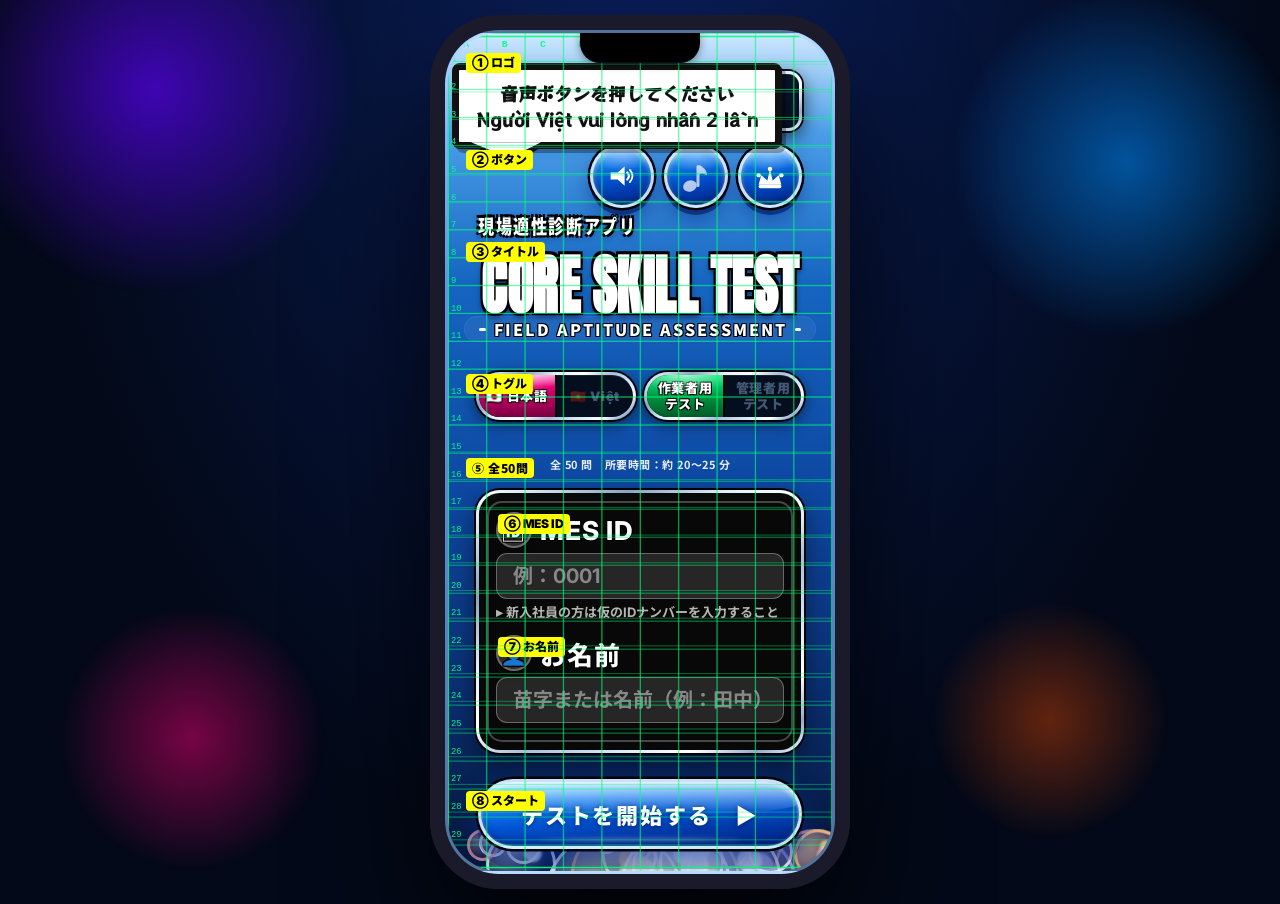
<file: index.html>
﻿<!DOCTYPE html>
<html lang="ja">
<head>
<meta charset="UTF-8">
<meta name="viewport" content="width=device-width, initial-scale=1.0, maximum-scale=1.0, user-scalable=no, viewport-fit=cover">
<title>工程適正診断 — HBC</title>
<link rel="preconnect" href="https://fonts.googleapis.com">
<link rel="preconnect" href="https://fonts.gstatic.com" crossorigin>
<link href="https://fonts.googleapis.com/css2?family=Anton&family=Bebas+Neue&family=Oswald:wght@700&family=Noto+Sans+JP:wght@400;500;700;800;900&family=Orbitron:wght@400;700;800;900&family=RocknRoll+One&display=swap" rel="stylesheet">
<link rel="stylesheet" href="css/glass.css">
<link rel="stylesheet" href="css/animate.min.css">
<link rel="stylesheet" href="css/hover.min.css">
<style>
*,*::before,*::after{box-sizing:border-box;margin:0;padding:0;}

html,body{
  height:100%;overflow:hidden;
  -webkit-tap-highlight-color:transparent;
}
body{
  display:flex;flex-direction:column;align-items:center;
  background:radial-gradient(ellipse at 50% -10%,#0a1f5e 0%,#030918 70%);
}
.phone{
  width:100%;max-width:430px;
  height:100%;        /* fallback */
  height:100svh;      /* ブラウザUI除外 (Chrome108+/Safari15.4+) */
  display:flex;flex-direction:column;
  position:relative;z-index:1;overflow:hidden;
  background:linear-gradient(180deg,#d0e8ff 0%,#4a9ee8 12%,#1565c0 30%,#0d47a1 55%,#0a2d6e 80%,#051535 100%);
}
#bubble-bg{
  position:absolute;inset:0;z-index:0;overflow:hidden;pointer-events:none;
}
#bubble-bg .bub{
  border-radius:50%;
  position:absolute;
}
#bubble-bg .bub .dot{
  height:28%;width:28%;
  border-radius:50%;
  position:absolute;
  top:18%;right:18%;
  filter:blur(1px);
}
/* 白系 */
#bubble-bg .bub.c-w{border:3px solid rgba(255,255,255,.88);background:radial-gradient(circle at 32% 32%,rgba(255,255,255,.5),rgba(255,255,255,.06) 60%,transparent);}
#bubble-bg .bub.c-w .dot{background:rgba(255,255,255,.8);}
/* 虹系 */
#bubble-bg .bub.c-r{border:3px solid rgba(200,180,255,.7);background:radial-gradient(circle at 32% 32%,rgba(180,200,255,.45),rgba(255,200,255,.15) 50%,rgba(200,255,220,.08) 70%,transparent);}
#bubble-bg .bub.c-r .dot{background:rgba(220,200,255,.75);}
/* オレンジ系 */
#bubble-bg .bub.c-o{border:3px solid rgba(255,200,130,.7);background:radial-gradient(circle at 32% 32%,rgba(255,220,160,.4),rgba(255,180,100,.1) 60%,transparent);}
#bubble-bg .bub.c-o .dot{background:rgba(255,210,150,.75);}
/* 薄赤系 */
#bubble-bg .bub.c-p{border:3px solid rgba(255,170,180,.65);background:radial-gradient(circle at 32% 32%,rgba(255,190,200,.4),rgba(255,150,160,.1) 60%,transparent);}
#bubble-bg .bub.c-p .dot{background:rgba(255,180,190,.7);}
/* 大〜極小、速〜遅 */
#bubble-bg .bub:nth-child(1) {width:140px;height:140px;top:95%;left:25%;animation:bubrise 28s -0s  linear infinite;}
#bubble-bg .bub:nth-child(2) {width:22px;height:22px;  top:95%;left:72%;animation:bubrise 11s -2s  linear infinite;}
#bubble-bg .bub:nth-child(3) {width:100px;height:100px;top:95%;left:50%;animation:bubrise 18s -4s  linear infinite;}
#bubble-bg .bub:nth-child(4) {width:35px;height:35px;  top:95%;left:15%;animation:bubrise 13s -6s  linear infinite;}
#bubble-bg .bub:nth-child(5) {width:80px;height:80px;  top:95%;left:85%;animation:bubrise 22s -1s  linear infinite;}
#bubble-bg .bub:nth-child(6) {width:55px;height:55px;  top:95%;left:40%;animation:bubrise 16s -8s  linear infinite;}
#bubble-bg .bub:nth-child(7) {width:120px;height:120px;top:95%;left:60%;animation:bubrise 30s -3s  linear infinite;}
#bubble-bg .bub:nth-child(8) {width:28px;height:28px;  top:95%;left:8%; animation:bubrise 10s -2s  linear infinite;}
#bubble-bg .bub:nth-child(9) {width:90px;height:90px;  top:95%;left:32%;animation:bubrise 20s -7s  linear infinite;}
#bubble-bg .bub:nth-child(10){width:45px;height:45px;  top:95%;left:78%;animation:bubrise 14s -5s  linear infinite;}
#bubble-bg .bub:nth-child(11){width:65px;height:65px;  top:95%;left:55%;animation:bubrise 24s -10s linear infinite;}
#bubble-bg .bub:nth-child(12){width:18px;height:18px;  top:95%;left:20%;animation:bubrise 8s  -1s  linear infinite;}
#bubble-bg .bub:nth-child(13){width:110px;height:110px;top:95%;left:45%;animation:bubrise 22s -9s  linear infinite;}
#bubble-bg .bub:nth-child(14){width:40px;height:40px;  top:95%;left:68%;animation:bubrise 13s -3s  linear infinite;}
#bubble-bg .bub:nth-child(15){width:70px;height:70px;  top:95%;left:10%;animation:bubrise 26s -6s  linear infinite;}
#bubble-bg .bub:nth-child(16){width:50px;height:50px;  top:95%;left:90%;animation:bubrise 16s -4s  linear infinite;}
#bubble-bg .bub:nth-child(17){width:25px;height:25px;  top:95%;left:38%;animation:bubrise 10s -2s  linear infinite;}
#bubble-bg .bub:nth-child(18){width:95px;height:95px;  top:95%;left:62%;animation:bubrise 20s -8s  linear infinite;}
#bubble-bg .bub:nth-child(19){width:32px;height:32px;  top:95%;left:5%; animation:bubrise 11s -1s  linear infinite;}
#bubble-bg .bub:nth-child(20){width:75px;height:75px;  top:95%;left:48%;animation:bubrise 18s -7s  linear infinite;}
/* 超巨大泡（JSで動的生成） */
#bubble-bg .bub.mega{
  width:220px;height:220px;
  border:4px solid rgba(255,255,255,.6);
  background:radial-gradient(circle at 32% 32%,rgba(255,255,255,.35),rgba(255,255,255,.04) 60%,transparent);
  animation:bubrise-mega 35s linear forwards;
  opacity:0;
}
#bubble-bg .bub.mega .dot{background:rgba(255,255,255,.55);}
@keyframes bubrise-mega{
  0%  {transform:translateY(0) scale(0.4);opacity:0;}
  3%  {opacity:.6;}
  85% {opacity:.45;}
  100%{transform:translateY(-120vh) scale(1);opacity:0;}
}
@keyframes bubrise{
  0%  {transform:translateY(0)   scale(0.3);opacity:0;}
  5%  {opacity:.85;}
  90% {opacity:.7;}
  100%{transform:translateY(-120vh) scale(1);opacity:0;}
}

/* ── デスクトップ: 6インチ縦長スマホ枠 390×844 ── */
@media(min-width:540px){
  html,body{overflow:auto !important;height:auto !important;}
  body{padding:30px 0;}
  .phone{
    width:390px !important;max-width:390px !important;
    height:844px !important;min-height:844px !important;max-height:844px !important;
    border-radius:54px !important;overflow:hidden;flex:none;
    border:3px solid rgba(160,210,255,.5) !important;
    outline:13px solid #1a1a2a;outline-offset:2px;
    box-shadow:0 0 0 15px #1a1a2a, 0 70px 140px rgba(0,0,0,.9);
  }
  .phone::after{
    content:'';position:absolute;top:0;left:50%;transform:translateX(-50%);
    width:120px;height:30px;background:#000;
    border-radius:0 0 20px 20px;z-index:9999;pointer-events:none;
  }
}

/* ─────────────────────────────────
   共通: 白文字に黒/シルバー縁取り
───────────────────────────────── */
/* 全ての白文字要素に個別に適用 */

/* ─────────────────────────────────
   ロゴエリア（シルバーメッキ枠 + ダーク背景）
───────────────────────────────── */
.logo-area{
  flex-shrink:0;
  padding:10px 14px 3px;
  padding-top:calc(20px + env(safe-area-inset-top));
}
.logo-frame{
  border-radius:14px;
  padding:4px 16px;
  display:flex;align-items:center;justify-content:center;
  border:3.5px solid transparent;
  background:
    linear-gradient(155deg,#0a1e40,#050d20) padding-box,
    linear-gradient(145deg,
      #fff 0%,#ccdde8 10%,#88a4be 22%,
      #e0eff8 36%,#fff 48%,
      #aabfd8 60%,#d4e8f8 73%,
      #fff 84%,#90aacc 93%,#fff 100%) border-box;
  box-shadow:
    0 0 0 2px rgba(0,0,0,.9),
    0 6px 20px rgba(0,0,0,.7),
    inset 0 1px 0 rgba(200,230,255,.1);
}
.hbc-logo-img{
  width:100%;height:auto;display:block;
  max-height:46px;object-fit:contain;
  filter:brightness(0) invert(1) drop-shadow(0 0 0.8px #fff) drop-shadow(0 0 0.8px #fff);
}

/* ─────────────────────────────────
   管理者専用 / 開発者専用 ― 3D 押しボタン
───────────────────────────────── */
.sub-actions{
  display:flex;justify-content:flex-end;gap:10px;
  padding:2px 14px 0;flex-shrink:0;
}
.bgm-btn{ width:54px;height:54px;border-width:2.5px;font-size:26px;padding:0; }
.bgm-btn .bgm-icon{ display:block;width:32px;height:32px;opacity:.7;transition:opacity .2s; }
.bgm-btn.active .bgm-icon{ opacity:1; }
.bgm-btn.active.vol-low{ box-shadow:0 0 0 2.5px rgba(0,0,0,.95),0 7px 0 rgba(0,20,60,.65),0 11px 22px rgba(0,20,80,.5),inset 0 2.5px 5px rgba(255,255,255,.5),inset 0 -2px 5px rgba(0,0,40,.4),0 0 10px 3px rgba(210,235,255,.45),0 0 24px 8px rgba(200,225,255,.18); }
.bgm-btn.active.vol-high{ box-shadow:0 0 0 2.5px rgba(0,0,0,.95),0 7px 0 rgba(0,20,60,.65),0 11px 22px rgba(0,20,80,.5),inset 0 2.5px 5px rgba(255,255,255,.5),inset 0 -2px 5px rgba(0,0,40,.4),0 0 14px 5px rgba(235,248,255,.9),0 0 38px 14px rgba(220,238,255,.42); }
/* 音声ガイダンス再生中 LED グロー */
#voice-guide-btn.playing{
  box-shadow:
    0 0 0 2.5px rgba(0,0,0,.95),
    0 7px 0 rgba(0,28,100,.65),
    0 11px 22px rgba(0,30,120,.5),
    inset 0 2.5px 5px rgba(255,255,255,.5),
    inset 0 -2px 5px rgba(0,10,60,.4),
    0 0 12px 4px rgba(140,225,255,.65),
    0 0 28px 10px rgba(80,180,255,.28);
}
/* 波紋リング */
.bgm-wrap,.voice-guide-wrap{ position:relative;display:inline-flex;align-items:center;justify-content:center; }
.ring{
  position:absolute;width:54px;height:54px;border-radius:50%;
  border:3px solid rgba(200,0,0,.8);
  opacity:0;pointer-events:none;
}
.r1{border-color:rgba(160,0,0,.9);}
.r2{border-color:rgba(190,20,20,.85);}
.r3{border-color:rgba(215,55,55,.8);}
.r4{border-color:rgba(240,100,80,.75);}
.bgm-wrap:has(.bgm-btn.active) .r1{ animation:ripple 1.8s ease-out infinite; }
.bgm-wrap:has(.bgm-btn.active) .r2{ animation:ripple 1.8s ease-out .45s infinite; }
.bgm-wrap:has(.bgm-btn.active) .r3{ animation:ripple 1.8s ease-out .9s infinite; }
.vr1{border-color:rgba(0,160,255,.9);}
.vr2{border-color:rgba(30,195,255,.85);}
.vr3{border-color:rgba(70,220,255,.8);}
.vr4{border-color:rgba(120,240,255,.75);}
.voice-guide-wrap:has(#voice-guide-btn.playing) .vr1{ animation:ripple 1.8s ease-out infinite; }
.voice-guide-wrap:has(#voice-guide-btn.playing) .vr2{ animation:ripple 1.8s ease-out .45s infinite; }
.voice-guide-wrap:has(#voice-guide-btn.playing) .vr3{ animation:ripple 1.8s ease-out .9s infinite; }
.voice-guide-wrap:has(#voice-guide-btn.playing) .vr4{ animation:ripple 1.8s ease-out 1.35s infinite; }
.bgm-wrap:has(.bgm-btn.active) .r4{ animation:ripple 1.8s ease-out 1.35s infinite; }
@keyframes ripple{
  0%  { transform:scale(1);   opacity:.85; }
  100%{ transform:scale(3.2); opacity:0;  }
}
.act-btn{
  display:flex;align-items:center;justify-content:center;
  width:64px;height:64px;border-radius:50%;
  text-decoration:none;cursor:pointer;
  font:inherit;font-size:14px;font-weight:900;line-height:1.3;
  letter-spacing:.01em;color:#fff;text-align:center;
  background:linear-gradient(170deg,#3abcff 0%,#1880ee 25%,#0050cc 55%,#002e98 85%,#001a70 100%);
  border:3.5px solid rgba(220,240,255,.92);
  box-shadow:
    0 0 0 2.5px rgba(0,0,0,.95),
    0 7px 0 rgba(0,28,100,.65),
    0 11px 22px rgba(0,30,120,.5),
    inset 0 2.5px 5px rgba(255,255,255,.5),
    inset 0 -2px 5px rgba(0,10,60,.4);
  position:relative;overflow:hidden;
  transform:translateY(-6px);
  transition:transform .1s ease,box-shadow .1s ease;
}
.act-btn::before{
  content:'';position:absolute;inset:0;border-radius:50%;
  background:radial-gradient(ellipse 90% 55% at 50% 0%,
    rgba(255,255,255,.65) 0%,rgba(255,255,255,.25) 45%,transparent 75%);
  pointer-events:none;
}
.act-btn span{
  position:relative;z-index:1;
  text-shadow:
    -1px -1px 0 rgba(0,0,0,.95), 1px -1px 0 rgba(0,0,0,.95),
    -1px  1px 0 rgba(0,0,0,.95), 1px  1px 0 rgba(0,0,0,.95);
}
.act-btn:active{
  transform:translateY(0);
  box-shadow:
    0 0 0 2.5px rgba(0,0,0,.95),
    0 2px 0 rgba(0,28,100,.45),
    0 4px 10px rgba(0,30,120,.3),
    inset 0 4px 10px rgba(0,10,60,.4);
}

/* ─────────────────────────────────
   タイトル エリア
───────────────────────────────── */
.hero-area{text-align:center;padding:0 0 0;flex-shrink:0;margin-top:12px;}
.hero-en{
  font-family:'Anton',sans-serif;
  font-size:min(11vw,52px);letter-spacing:0.01em;line-height:1;
  white-space:nowrap;
  color:#fff;
  display:block;
  position:relative;
  padding-top:10px;
  margin-bottom:2px;
  transform:scaleY(1.25);transform-origin:top center;
  text-shadow:-2px -2px 0 #000,2px -2px 0 #000,-2px 2px 0 #000,2px 2px 0 #000,0 3px 6px rgba(0,0,0,.7);
  font-weight:900;
}
.hero-ja-badge{
  position:absolute;top:-20px;left:14px;
  font-family:'Noto Sans JP',sans-serif;
  font-size:16px;font-weight:900;
  color:#ffffff;
  letter-spacing:0.1em;line-height:1;
  text-shadow:-2px -2px 0 #000,2px -2px 0 #000,-2px 2px 0 #000,2px 2px 0 #000,0 2px 6px rgba(0,0,0,.6);
}
.info-above-mesid{
  font-family:'Noto Sans JP',sans-serif;
  font-size:11px;font-weight:700;
  color:rgba(255,255,255,.82);letter-spacing:.05em;
  padding:0 14px 4px;
  text-align:center;
  white-space:nowrap;
  flex-shrink:0;
}
.hero-sub{
  font-family:'Noto Sans JP',sans-serif;font-weight:900;
  font-size:16px;
  color:#fff;
  white-space:nowrap;
  letter-spacing:.12em;margin-top:14px;margin-bottom:2px;
  display:grid;
  grid-template-columns:1fr auto 1fr;
  align-items:center;
  gap:8px;
  padding:0 14px;
  text-shadow:-1px -1px 0 #000,1px -1px 0 #000,-1px 1px 0 #000,1px 1px 0 #000;
}
.hero-sub::before{
  content:'';height:3px;
  background:#fff;border-radius:2px;
}
.hero-sub::after{
  content:'';height:3px;
  background:#fff;border-radius:2px;
}
.hero-divider{display:none;}
.hero-info{
  display:inline-block;font-size:11px;font-weight:700;
  color:#fff;letter-spacing:.04em;
  padding:4px 16px;border-radius:999px;
  background:linear-gradient(180deg,rgba(0,180,255,.22),rgba(0,80,200,.18));
  border:1px solid rgba(0,200,255,.38);
  text-shadow:
    -1px -1px 0 rgba(0,0,0,.9), 1px -1px 0 rgba(0,0,0,.9),
    -1px  1px 0 rgba(0,0,0,.9), 1px  1px 0 rgba(0,0,0,.9);
}

.top-spacer{flex:1;min-height:0;max-height:48px;}

/* ─────────────────────────────────
   トグル ― シルバーメッキ枠 + カラー切り替え
───────────────────────────────── */
.ctrl-wrap{padding:0 12px 0;flex-shrink:0;}
.ctrl-row1{display:flex;gap:8px;}
#grid-overlay{
  display:block;position:absolute;inset:0;pointer-events:none;z-index:800;
  background-image:
    linear-gradient(rgba(0,255,120,.55) 1px, transparent 1px),
    linear-gradient(90deg, rgba(0,255,120,.55) 1px, transparent 1px);
  background-size: 10% 3.34%;
}

.glass-toggle{
  flex:1;display:flex;border-radius:999px;overflow:hidden;
  position:relative;
  border:3.5px solid transparent;
  background:
    linear-gradient(#050e1e,#050e1e) padding-box,
    linear-gradient(145deg,
      #fff 0%,#ccdde8 10%,#88a4be 22%,
      #e0eff8 36%,#fff 48%,
      #aabfd8 60%,#d4e8f8 73%,
      #fff 84%,#90aacc 93%,#fff 100%) border-box;
  box-shadow:
    0 0 0 2px rgba(0,0,0,.92),
    0 4px 16px rgba(0,0,0,.6),
    inset 0 1px 0 rgba(255,255,255,.08);
}
.glass-toggle button{
  flex:1;font:inherit;font-size:13px;font-weight:900;cursor:pointer;
  padding:0 5px;border:none;background:transparent;
  color:rgba(170,210,255,.38);transition:all .18s;white-space:nowrap;
  position:relative;z-index:2;letter-spacing:.05em;
  display:flex;flex-direction:column;align-items:center;justify-content:center;
  line-height:1.25;
}
.glass-toggle button+button{
  border-left:2.5px solid rgba(0,0,0,.85);
}

/* ON状態: デフォルト = 青 */
.glass-toggle button.on{
  color:#fff;
  background:linear-gradient(180deg,#38bcff 0%,#0880f0 30%,#0050d0 58%,#002898 100%);
}
.glass-toggle button.on::before{
  content:'';position:absolute;inset:0;
  background:radial-gradient(ellipse 82% 55% at 50% 0%,
    rgba(255,255,255,.55) 0%,rgba(255,255,255,.18) 45%,transparent 75%);
  border-radius:inherit;pointer-events:none;z-index:0;
}
.glass-toggle button.on,
.glass-toggle button.on span{
  position:relative;
  text-shadow:
    -1px -1px 0 rgba(0,0,0,.88), 1px -1px 0 rgba(0,0,0,.88),
    -1px  1px 0 rgba(0,0,0,.88), 1px  1px 0 rgba(0,0,0,.88);
}

/* ON: オレンジ（ベトナム語） */
.glass-toggle button.on.c-orange{
  background:linear-gradient(180deg,#ffb840 0%,#ff7800 28%,#e04c00 58%,#a02c00 100%);
}
/* ON: グリーン（管理者） */
.glass-toggle button.on.c-green{
  background:linear-gradient(180deg,#20ee84 0%,#00c060 28%,#008c3c 58%,#005a28 100%);
}
/* type トグルは言語切替でリサイズしないよう固定 */
#sw-type{ height:48px; }
#sw-emptype{ height:42px; }

/* 各トグル固有カラー */
#sw-lang button.on{
  background:linear-gradient(180deg,#ff9ad0 0%,#e8007a 28%,#b80060 58%,#780040 100%);
}
#sw-type button.on{
  background:linear-gradient(180deg,#20ee84 0%,#00c060 28%,#008c3c 58%,#005a28 100%);
}
#sw-emptype button.on{
  background:linear-gradient(180deg,#fff4a0 0%,#ffdd00 28%,#e8a800 58%,#b07000 100%);
}

/* ─────────────────────────────────
   フォームカード ― ガラス（グラデーション）
───────────────────────────────── */
.form-card-wrap{
  position:relative;
  margin:0 12px;
  border-radius:24px;
  padding:3px;
  overflow:hidden;
  flex-shrink:0;
}
.form-card-wrap::before{
  content:'';position:absolute;
  inset:-80%;
  background:conic-gradient(#0d3fe4,#ff52e2,#fd4845,#f7d35b,#50f77d,#25e1e4,#0d3fe4);
  animation:formCardSpin 3s linear infinite;
  z-index:0;
}
@keyframes formCardSpin{to{transform:rotate(360deg);}}
.form-card-wrap .form-glass{margin:0;position:relative;z-index:1;}

/* ── フォームカード：ピアノブラック + メタリック縁 ── */
.form-card-wrap{
  border:3.5px solid transparent;
  background:
    linear-gradient(#080808,#080808) padding-box,
    linear-gradient(145deg,
      #fff 0%,#ccdde8 10%,#88a4be 22%,
      #e0eff8 36%,#fff 48%,
      #aabfd8 60%,#d4e8f8 73%,
      #fff 84%,#90aacc 93%,#fff 100%) border-box;
  box-shadow:
    0 0 0 2px rgba(0,0,0,.92),
    0 8px 24px rgba(0,0,0,.5);
}
.form-card-wrap::before{display:none;}
.form-glass{
  margin:0;padding:16px 14px 24px;border-radius:20px;
  display:flex;flex-direction:column;gap:12px;
  position:relative;overflow:hidden;flex-shrink:0;
  background:#080808;
}
.form-glass>*{position:relative;z-index:5;}

/* ── 内側の白い枠フレーム ── */
.form-glass::before{
  content:'';
  position:absolute;
  top:5px;left:5px;right:5px;bottom:5px;
  border:2.5px solid rgba(255,255,255,.25);
  border-radius:15px;
  background:transparent;
  pointer-events:none;z-index:2;
}
.form-glass::after{display:none;}
.f-label{color:#fff!important;text-shadow:-1px -1px 0 #000,1px -1px 0 #000,-1px 1px 0 #000,1px 1px 0 #000!important;}
.f-hint{color:rgba(255,255,255,.7)!important;text-shadow:none!important;}
.info-above-mesid{color:rgba(255,255,255,.9)!important;}
.f-ico{background:rgba(255,255,255,.15)!important;border-color:rgba(255,255,255,.3)!important;}
.f-input{
  color:#fff!important;
  background:rgba(255,255,255,.12)!important;
  border:1.5px solid rgba(255,255,255,.3)!important;
  box-shadow:none!important;
}
.f-input::placeholder{color:rgba(255,255,255,.45)!important;}
.f-input:focus{border-color:rgba(255,255,255,.65)!important;background:#fff!important;color:#000!important;}
.f-input:not(:placeholder-shown){background:#fff!important;color:#000!important;}

.f-field{margin-bottom:0;}
.f-label{
  display:flex;align-items:center;gap:8px;
  font-size:26px;font-weight:800;color:#fff;
  margin-bottom:5px;letter-spacing:.04em;
  text-shadow:
    -1px -1px 0 #000, 1px -1px 0 #000,
    -1px  1px 0 #000,  1px  1px 0 #000;
}
.f-ico{
  display:inline-flex;align-items:center;justify-content:center;
  width:36px;height:36px;border-radius:50%;font-size:22px;
  background:rgba(255,255,255,.92);
  border:2px solid rgba(255,255,255,.95);
  box-shadow:0 2px 8px rgba(0,0,0,.35);
  flex-shrink:0;
}
.f-hint{
  font-size:13px;color:#fff;font-weight:700;
  margin-top:4px;padding-left:0;line-height:1.5;
  text-align:left;
  text-shadow:
    -1px -1px 0 #000, 1px -1px 0 #000,
    -1px  1px 0 #000,  1px  1px 0 #000;
}

/* クリアガラス入力フィールド（光沢なし・フラット） */
.f-input{
  width:100%;font:inherit;font-size:14px;
  color:rgba(220,235,255,0.92);font-weight:700;
  padding:10px 13px;border-radius:11px;
  background:rgba(12,22,50,0.80);
  border:1px solid rgba(255,255,255,0.20);
  outline:none;
  box-shadow:none;
  transition:border-color .2s;
}
.f-input::placeholder{color:rgba(140,180,255,0.40);}
.f-input option{background:#0a1428;color:rgba(220,235,255,0.90);}
.f-input:focus{border-color:rgba(100,160,255,0.55);}

.notes{padding:2px 12px 0;flex-shrink:0;}
.notes ul{list-style:none;display:flex;flex-direction:column;gap:2px;}
.notes li{font-size:10px;color:rgba(110,170,230,.5);padding-left:13px;position:relative;line-height:1.5;}
.notes li::before{content:'▸';position:absolute;left:0;color:rgba(80,180,255,.45);font-size:9px;top:2px;}

.alert-err{
  display:none;
  position:absolute;
  left:8px;right:8px;
  top:190px;
  z-index:50;
  padding:18px 16px 20px;
  border-radius:14px;
  background:rgba(120,0,0,.78);
  border:6px solid #ff2020;
  text-align:center;
  transform:rotate(-7deg);
  animation:errBlink 2.5s linear infinite;
}
.err-main{
  font-family:'Noto Sans JP',sans-serif;
  font-size:36px;font-weight:900;
  color:#fff;
  text-shadow:
    -1px -1px 0 #000, 1px -1px 0 #000,
    -1px  1px 0 #000,  1px  1px 0 #000;
  line-height:1.1;
}
.err-sub{
  font-family:'Noto Sans JP',sans-serif;
  font-size:22px;font-weight:700;
  color:#fff;
  text-shadow:-1px -1px 0 #000,1px -1px 0 #000,-1px 1px 0 #000,1px 1px 0 #000;
  margin-top:5px;
}
@keyframes errBlink{
  0%  {opacity:1;   border-color:#ff2020;             box-shadow:0 0 28px rgba(255,0,0,.55);}
  25% {opacity:0.8; border-color:rgba(255,32,32,.65); box-shadow:0 0 18px rgba(255,0,0,.35);}
  50% {opacity:0.55;border-color:rgba(255,32,32,.38); box-shadow:0 0 8px  rgba(255,0,0,.15);}
  75% {opacity:0.8; border-color:rgba(255,32,32,.65); box-shadow:0 0 18px rgba(255,0,0,.35);}
  100%{opacity:1;   border-color:#ff2020;             box-shadow:0 0 28px rgba(255,0,0,.55);}
}
.spacer{flex:1;min-height:8px;}

/* ─────────────────────────────────
   スタートボタン ― 3D 押しボタン
───────────────────────────────── */
.start-wrap{
  padding:4px 14px;
  padding-bottom:calc(16px + env(safe-area-inset-bottom));
  flex-shrink:0;
}
.audio-toggle-row{
  display:flex;align-items:center;justify-content:center;gap:10px;
  margin-bottom:12px;font-size:13px;color:rgba(200,220,255,.7);
}
.audio-toggle-row input[type=checkbox]{ display:none; }
.audio-toggle-row .sw{
  width:42px;height:24px;border-radius:12px;
  background:rgba(255,255,255,.12);border:1.5px solid rgba(255,255,255,.2);
  position:relative;cursor:pointer;transition:background .2s;flex-shrink:0;
}
.audio-toggle-row .sw::after{
  content:'';position:absolute;top:3px;left:3px;
  width:16px;height:16px;border-radius:50%;
  background:rgba(255,255,255,.5);transition:transform .2s,background .2s;
}
.audio-toggle-row input:checked + .sw{ background:rgba(30,180,255,.4);border-color:rgba(30,180,255,.6); }
.audio-toggle-row input:checked + .sw::after{ transform:translateX(18px);background:#fff; }
.btn-start{
  width:100%;height:70px;border-radius:35px;
  cursor:pointer;
  font-family:'Noto Sans JP',sans-serif;
  font-weight:900;font-size:22px;letter-spacing:.08em;
  color:#fff;
  border:3.5px solid rgba(220,240,255,.92);
  box-shadow:
    0 0 0 2.5px rgba(0,0,0,.95),
    0 12px 28px rgba(0,50,180,.55),
    0 20px 0 rgba(0,20,80,.28),
    inset 0 2px 4px rgba(255,255,255,.65),
    inset 0 -3px 6px rgba(0,20,110,.5);
  background:linear-gradient(175deg,
    #8de4ff 0%,
    #42b8ff 10%,
    #1a80f0 28%,
    #0055d4 52%,
    #003aaa 72%,
    #001e78 100%
  );
  position:relative;overflow:hidden;
  display:flex;align-items:center;justify-content:center;
  z-index:1;
  transform:translateY(-14px);
  transition:transform .12s ease, box-shadow .12s ease;
}
/* 上部の光沢ハイライト */
.btn-start::before{
  content:'';position:absolute;
  top:0;left:0;right:0;height:52%;
  background:linear-gradient(180deg,
    rgba(255,255,255,.72) 0%,
    rgba(255,255,255,.30) 50%,
    transparent 100%
  );
  border-radius:30px 30px 55% 55%;
  pointer-events:none;z-index:2;
}
/* 下部リム反射 */
.btn-start::after{
  content:'';position:absolute;
  bottom:5px;left:18%;right:18%;height:3px;
  background:rgba(255,255,255,.32);
  border-radius:50%;filter:blur(2px);
  pointer-events:none;z-index:2;
}
.btn-start span{
  position:relative;z-index:5;
  text-shadow:0 1px 4px rgba(0,20,100,.55),0 0 10px rgba(0,0,0,.2);
}
.btn-start:hover{
  transform:translateY(-16px) scale(1.02);
  box-shadow:
    0 0 0 1px rgba(120,200,255,.35),
    0 16px 36px rgba(0,60,220,.65),
    0 22px 0 rgba(0,20,80,.22),
    inset 0 2px 4px rgba(255,255,255,.7),
    inset 0 -3px 6px rgba(0,20,110,.5);
}
.btn-start:active{
  transform:translateY(-10px) scale(0.98);
  box-shadow:
    0 0 0 1px rgba(120,200,255,.2),
    0 5px 14px rgba(0,50,200,.4),
    inset 0 4px 10px rgba(0,20,110,.55);
}
.btn-start:disabled{opacity:.4;cursor:not-allowed;}

/* ─────────────────────────────────
   音声ガイダンスボタン＆吹き出し
───────────────────────────────── */
.voice-guide-wrap{
  position:relative;
  display:inline-flex;align-items:center;justify-content:center;
}
.voice-guide-bubble{
  position:absolute;
  top:30px;
  left:4px;
  width:86%;
  max-width:340px;
  padding:10px 14px;
  background:#fff;
  color:#111;
  font-family:'RocknRoll One','Noto Sans JP',sans-serif;
  font-size:18px;font-weight:900;
  line-height:1.45;
  text-align:center;
  white-space:normal;
  pointer-events:none;
  z-index:200;
  border-radius:8px;
  border:7px solid #111;
  box-shadow:inset 0 0 0 3px #fff,4px 4px 0 rgba(0,0,0,.3);
}
/* 外黒テール */
.voice-guide-bubble::after{
  content:'';
  position:absolute;
  left:0;
  bottom:-22px;
  width:190px;
  height:22px;
  background:#111;
  clip-path:polygon(4px 0,90px 0,55px 100%);
}
/* 内白テール（二重線） */
.voice-guide-bubble::before{
  content:'';
  position:absolute;
  left:0;
  bottom:-16px;
  width:100px;
  height:16px;
  background:#fff;
  clip-path:polygon(12px 0,82px 0,50px 100%);
  z-index:1;
}
@keyframes bubbleFloat{
  0%,100%{transform:translateY(0);}
  50%    {transform:translateY(-10px);}
}
.voice-guide-bubble:not(.hidden){
  animation:bubbleFloat 1.8s ease-in-out infinite;
}
.voice-guide-bubble.hidden{display:none;}
.resume-bubble{
  position:absolute;top:-70px;left:5%;right:5%;
  padding:10px 14px;
  background:#d32f2f;color:#fff;
  font-family:'RocknRoll One','Noto Sans JP',sans-serif;
  font-size:18px;font-weight:900;
  line-height:1.45;text-align:center;
  white-space:normal;
  border-radius:8px;
  border:7px solid #111;
  box-shadow:inset 0 0 0 3px #d32f2f,4px 4px 0 rgba(0,0,0,.3);
  z-index:200;pointer-events:none;
}
.resume-bubble::after{
  content:'';position:absolute;left:0;bottom:-22px;
  width:190px;height:22px;background:#111;
  clip-path:polygon(4px 0,90px 0,55px 100%);
}
.resume-bubble::before{
  content:'';position:absolute;left:0;bottom:-16px;
  width:100px;height:16px;background:#d32f2f;
  clip-path:polygon(12px 0,82px 0,50px 100%);z-index:1;
}
@keyframes circleIn{0%{opacity:0;}25%{opacity:1;}100%{opacity:1;}}
@keyframes circleBlink{0%,100%{opacity:1;}45%,55%{opacity:0.08;}}
#crayon-overlay{position:fixed;top:0;left:0;width:100%;height:100%;pointer-events:none;z-index:450;}

/* ─────────────────────────────────
   スマホ専用レイアウト（CSS Grid）
   ★ レイアウト v00 確定版（ずれた時はこの値に戻す）
   ① logo-area      : top=+0.5行
   ② sub-actions    : top=+0.5行
   ③ hero-area      : top=-1.25行
   ④ ctrl-wrap      : top=-2.5行
   ⑤ info-above-mesid: top=-2.5行
   ⑥⑦ form-card-wrap: top=-2.5行
   ⑧ start-wrap     : position:fixed bottom=3行（変更禁止）
───────────────────────────────── */
@media(max-width:539px){
  .logo-area{ padding-top:calc(120px + env(safe-area-inset-top)); padding-bottom:12px; padding-left:4px; padding-right:4px; top:calc(0.5/30*100svh); }
  .hbc-logo-img{ max-height:62px; }
  .logo-frame{ padding:6px 6px; width:100%; }
  .voice-guide-bubble{ top:60px; left:20px; }
  .sub-actions{ padding-top:88px; top:calc(0.5/30*100svh); justify-content:space-evenly; padding-left:0; padding-right:0; }
  .sub-actions .act-btn{ transform:scale(1.3) !important; }
  .voice-guide-wrap{ left:-5vw; }
  .sub-actions > a.act-btn{ position:relative; left:5vw; }
  .hero-area{ margin-top:78px; margin-left:0; margin-right:0; top:calc(-1.25/30*100svh); min-height:95px; }
  .hero-en{ font-size:min(13vw,57px) !important; font-size-adjust:from-font; }
  .hero-ja-badge{ font-size:20px !important; }
  .hero-sub{ font-size:16px !important; }
  .ctrl-wrap{ margin-top:6px; top:calc(-2.5/30*100svh); }
  .info-above-mesid{ margin-top:-8px; font-size:16px; top:calc(-2.5/30*100svh); }
  .form-card-wrap{ position:relative; margin-top:-20px; top:calc(-2.5/30*100svh); }
  #spacer-bottom{ min-height:0; }
  .start-wrap{ position:fixed !important; bottom:calc(3/30*100svh + env(safe-area-inset-bottom)); left:12px; right:12px; background:transparent; z-index:500; }
}

/* vol-mid グロー */
.bgm-btn.active.vol-mid{box-shadow:0 0 0 2.5px rgba(0,0,0,.95),0 7px 0 rgba(0,20,60,.65),0 11px 22px rgba(0,20,80,.5),inset 0 2.5px 5px rgba(255,255,255,.5),inset 0 -2px 5px rgba(0,0,40,.4),0 0 12px 4px rgba(220,242,255,.7),0 0 30px 10px rgba(200,230,255,.28);}

/* ─────────────────────────────────
   小画面調整（高さ≦730px）
───────────────────────────────── */
@media(max-height:730px){
  .logo-area{padding:6px 12px 1px;padding-top:calc(34px + env(safe-area-inset-top));}
  .sub-actions{padding:6px 12px 2px;gap:8px;}
  .logo-frame{padding:5px 12px;}
  .hbc-logo-img{max-height:36px;}
  .act-btn{width:54px;height:54px;font-size:11px;transform:translateY(-4px);}
  .act-btn:active{transform:translateY(0);}
  .hero-area{padding:2px 6px 1px;}
  .hero-en{font-size:clamp(44px,14vw,70px);transform:scaleY(1.25) scaleX(1.1);}
  .hero-ja-badge{font-size:20px;}
  .hero-sub{font-size:11px;}
  .hero-info{font-size:10px;padding:3px 12px;}
  .top-spacer{max-height:18px;}
  .ctrl-wrap{padding:0 10px 4px;}
  .glass-toggle button{padding:6px 4px;font-size:12px;}
  .form-card-wrap{margin:0 10px;}
  .form-glass{margin:0;padding:8px 10px 10px!important;gap:4px;}
  .f-label{font-size:17px;}
  .f-input{padding:8px 10px;font-size:13px;}
  .spacer{min-height:2px;}
  #spacer-top{flex:0;max-height:4px;min-height:0;}
  #spacer-bottom{flex:0;max-height:0;min-height:0;}
  .alert-err{top:160px;}
  .start-wrap{
    position:absolute;
    top:calc(17/20*100% + 40px);
    left:14px;right:14px;
    padding:4px 0;
    padding-bottom:calc(4px + env(safe-area-inset-bottom));
    background:transparent;
  }
  .btn-start{height:54px;font-size:16px;transform:none;}
  .btn-start:hover{transform:translateY(-2px) scale(1.01);}
  .btn-start:active{transform:scale(0.98);}
}
/* 初回ロード時のフォントずれ防止 */
.phone-init{visibility:hidden;}
/* ── 番号ラベル（レイアウト確認用） ── */
.logo-area,.sub-actions,.hero-area,.ctrl-wrap,.info-above-mesid,.form-card-wrap,.start-wrap{position:relative;}
.logo-area::before{content:"① ロゴ";}
.sub-actions::before{content:"② ボタン";}
.hero-area::before{content:"③ タイトル";}
.ctrl-wrap::before{content:"④ トグル";}
.info-above-mesid::before{content:"⑤ 全50問";}
.f-field:first-child::before{content:"⑥ MES ID";}
.f-field:last-child::before{content:"⑦ お名前";}
.start-wrap::before{content:"⑧ スタート";}
.logo-area,.sub-actions,.hero-area,.ctrl-wrap,.info-above-mesid,.f-field,.start-wrap{position:relative;}
.logo-area::before,.sub-actions::before,.hero-area::before,.ctrl-wrap::before,.info-above-mesid::before,.f-field:first-child::before,.f-field:last-child::before,.start-wrap::before{
  position:absolute;top:2px;left:2px;z-index:1000;
  background:#ff0;color:#000;font-size:12px;font-weight:900;
  padding:1px 6px;border-radius:4px;line-height:1.5;
  pointer-events:none;
}
</style>
</head>
<body>

<div class="phone phone-init">

  <!-- バブル背景 -->
  <div id="bubble-bg">
    <div class="bub c-w"><span class="dot"></span></div>
    <div class="bub c-r"><span class="dot"></span></div>
    <div class="bub c-o"><span class="dot"></span></div>
    <div class="bub c-w"><span class="dot"></span></div>
    <div class="bub c-p"><span class="dot"></span></div>
    <div class="bub c-w"><span class="dot"></span></div>
    <div class="bub c-r"><span class="dot"></span></div>
    <div class="bub c-w"><span class="dot"></span></div>
    <div class="bub c-o"><span class="dot"></span></div>
    <div class="bub c-w"><span class="dot"></span></div>
    <div class="bub c-w"><span class="dot"></span></div>
    <div class="bub c-p"><span class="dot"></span></div>
    <div class="bub c-w"><span class="dot"></span></div>
    <div class="bub c-r"><span class="dot"></span></div>
    <div class="bub c-w"><span class="dot"></span></div>
    <div class="bub c-o"><span class="dot"></span></div>
    <div class="bub c-w"><span class="dot"></span></div>
    <div class="bub c-w"><span class="dot"></span></div>
    <div class="bub c-p"><span class="dot"></span></div>
    <div class="bub c-w"><span class="dot"></span></div>
  </div>

  <!-- ロゴ -->
  <div class="logo-area">
    <div class="logo-frame">
      <img src="images/hbc-logo.svg" class="hbc-logo-img" alt="Harvest Biz Career">
    </div>
  </div>

  <!-- BGM + 管理者ボタン -->
  <div class="sub-actions">
    <div class="voice-guide-wrap">
      <span class="ring vr1"></span>
      <span class="ring vr2"></span>
      <span class="ring vr3"></span>
      <span class="ring vr4"></span>
      <button class="act-btn" id="voice-guide-btn" onclick="playGuidance()" type="button" title="音声ガイダンス">
        <svg viewBox="0 0 32 32" fill="none" xmlns="http://www.w3.org/2000/svg" style="width:28px;height:28px">
          <polygon points="3,12 11,12 19,5 19,27 11,20 3,20" fill="white"/>
          <path d="M22 12 Q26 16 22 20" stroke="white" stroke-width="2.5" stroke-linecap="round"/>
          <path d="M25 9 Q31 16 25 23" stroke="white" stroke-width="2" stroke-linecap="round"/>
        </svg>
      </button>
    </div>
    <div class="bgm-wrap">
      <span class="ring r1"></span>
      <span class="ring r2"></span>
      <span class="ring r3"></span>
      <span class="ring r4"></span>
      <button class="act-btn bgm-btn" id="bgm-btn" onclick="toggleBGM()" type="button">
        <svg class="bgm-icon" viewBox="0 0 32 32" xmlns="http://www.w3.org/2000/svg">
          <ellipse cx="10" cy="26" rx="7" ry="5.5" fill="white" transform="rotate(-20 10 26)"/>
          <rect x="16.5" y="5" width="3" height="22" rx="1.5" fill="white"/>
          <path d="M19 5 C19 5 27 8 27 15 C27 15 21 12 19 15 Z" fill="white"/>
        </svg>
      </button>
    </div>
    <a href="admin.html" class="act-btn" target="_blank" onclick="Sound.toggle()">
      <svg viewBox="0 0 32 32" fill="none" xmlns="http://www.w3.org/2000/svg" style="width:28px;height:28px">
        <path d="M3 26 L6 15 L13 21 L16 8 L19 21 L26 15 L29 26 Z" fill="white"/>
        <rect x="3" y="26" width="26" height="4" rx="2" fill="white"/>
        <circle cx="3" cy="15" r="2.5" fill="white"/>
        <circle cx="29" cy="15" r="2.5" fill="white"/>
        <circle cx="16" cy="8" r="2.5" fill="white"/>
      </svg>
    </a>
  </div>

  <!-- エラー（PROCESS MATRIX TEST 真上） -->
  <div id="error-msg" class="alert-err">
    <div class="err-main">⚠ 入力 ERROR</div>
    <div class="err-sub" id="error-sub" data-i="error">（未入力情報があります）</div>
  </div>

  <!-- 音声ガイダンス吹き出し -->
  <div class="voice-guide-bubble" id="guide-bubble">音声ボタンを押してください<br>Người Việt vui lòng nhấn 2 lần</div>

  <!-- タイトル -->
  <div class="hero-area">
    <div class="hero-en"><span class="hero-ja-badge" data-i="title">現場適性診断アプリ</span>CORE SKILL TEST</div>
    <div class="hero-sub">FIELD APTITUDE ASSESSMENT</div>
  </div>

  <div class="top-spacer"></div>

  <!-- トグル -->
  <div class="ctrl-wrap">
    <div id="resume-hint" class="resume-bubble" style="display:none;">前回の途中データがあります。<br>テスト開始で再開します。<br><span style="font-size:14px;">Có dữ liệu trước đó. Nhấn bắt đầu để tiếp tục.</span></div>
    <div class="ctrl-row1">
      <div class="glass-toggle" id="sw-lang">
        <button class="on" data-lang="ja" onclick="setLang('ja')">🇯🇵 日本語</button>
        <button data-lang="vi" onclick="setLang('vi')">🇻🇳 Việt</button>
      </div>
      <div class="glass-toggle" id="sw-type">
        <button class="on" data-type="worker"  onclick="selectType('worker')"  data-i-type="worker">作業者用<br>テスト</button>
        <button data-type="manager" onclick="selectType('manager')" data-i-type="manager">管理者用<br>テスト</button>
      </div>
    </div>
  </div>

  <div class="spacer" id="spacer-top"></div>

  <div class="info-above-mesid" data-i="info">全 50 問　所要時間：約 20〜25 分</div>

  <!-- フォームカード -->
  <div class="form-card-wrap">
  <div class="form-glass">
    <div class="f-field">
      <label class="f-label" for="mesid">
        <span class="f-ico">🆔</span>
        <span>MES ID</span>
      </label>
      <input id="mesid" class="f-input" type="text" maxlength="30"
        placeholder="例：0001" oninput="onMesidInput(event)" oncompositionend="onMesidInput(event)"
        autocomplete="off" autocapitalize="off" autocorrect="off" spellcheck="false"
        style="font-size:20px;padding:10px 16px;height:auto;ime-mode:disabled;text-transform:lowercase;">
      <div class="f-hint" data-i="hint_mesid">▸ 新入社員の方は仮のIDナンバーを入力すること</div>
    </div>
    <div class="f-field">
      <label class="f-label" for="name">
        <span class="f-ico">👤</span>
        <span data-i="lbl_name">お名前</span>
      </label>
      <input id="name" class="f-input" type="text" maxlength="30" autocomplete="name"
        data-ph-ja="苗字または名前（例：田中）"
        data-ph-vi="Họ hoặc tên (VD: Nguyễn)"
        placeholder="苗字または名前（例：田中）"
        style="font-size:20px;padding:10px 16px;height:auto;">
    </div>
  </div>
  </div><!-- /.form-card-wrap -->

  <div class="spacer" id="spacer-bottom"></div>

  <!-- スタートボタン -->
  <div class="start-wrap">
    <button class="btn-start" onclick="startTest()">
      <span data-i="start">テストを開始する　▶</span>
    </button>
  </div>

<div id="grid-overlay"></div>
<div id="crayon-overlay"></div>
</div><!-- /.phone -->


<!-- 開発者モーダル -->
<div id="dev-overlay" style="display:none;position:fixed;inset:0;background:rgba(2,5,18,.88);z-index:9999;align-items:center;justify-content:center;">
  <div style="
    width:340px;border-radius:24px;padding:32px 28px;
    background:linear-gradient(160deg,rgba(0,60,200,.22),rgba(5,15,60,.55));
    backdrop-filter:blur(32px);-webkit-backdrop-filter:blur(32px);
    border:1.5px solid rgba(0,160,255,.3);
    box-shadow:0 24px 64px rgba(0,0,0,.7),inset 0 1px 0 rgba(0,200,255,.15);
    position:relative;
  ">
    <div style="font-family:'Orbitron',sans-serif;font-size:13px;font-weight:900;letter-spacing:.18em;color:rgba(100,200,255,.65);margin-bottom:18px;">⚙ DEV CONSOLE</div>
    <div id="dev-count" style="font-size:13px;color:rgba(140,200,255,.75);margin-bottom:20px;padding:10px 14px;border-radius:10px;background:rgba(0,100,255,.06);border:1px solid rgba(0,160,255,.14);"></div>
    <div style="display:flex;flex-direction:column;gap:10px;">
      <button onclick="devSeed()" style="padding:13px;border-radius:13px;border:1.5px solid rgba(0,220,128,.38);background:linear-gradient(135deg,rgba(0,220,128,.18),rgba(0,160,80,.1));color:#00e87a;font-weight:800;font-size:14px;cursor:pointer;font-family:inherit;">仮データ 50件 を注入する</button>
      <button onclick="window.top.location.href='admin.html'" style="padding:13px;border-radius:13px;border:1.5px solid rgba(0,160,255,.38);background:linear-gradient(135deg,rgba(0,120,255,.2),rgba(0,70,200,.12));color:#40b8ff;font-weight:800;font-size:14px;cursor:pointer;font-family:inherit;">管理者ダッシュボードを開く</button>
      <button onclick="devClear()" style="padding:13px;border-radius:13px;border:1.5px solid rgba(255,80,96,.3);background:rgba(255,60,60,.08);color:#ff5060;font-weight:800;font-size:14px;cursor:pointer;font-family:inherit;">データをすべて削除</button>
      <button onclick="closeDevModal()" style="padding:11px;border-radius:13px;border:1px solid rgba(255,255,255,.1);background:rgba(255,255,255,.04);color:rgba(150,190,255,.6);font-weight:700;font-size:13px;cursor:pointer;font-family:inherit;margin-top:4px;">閉じる</button>
    </div>
  </div>
</div>

<script src="js/sound.js"></script>
<script>
const I18N={
  ja:{
    title:'現場適性診断アプリ',
    info:'全 50 問　所要時間：約 20〜25 分',
    lbl_name:'お名前',lbl_dept:'社員区分',
    dept_1:'新入社員',dept_2:'在籍社員',
    error:'（未入力情報があります）',
    start:'テストを開始する　▶',
    type_worker:'作業者用<br>テスト',type_manager:'管理者用<br>テスト',
    hint_mesid:'▸ 新入社員の方は仮のIDナンバーを入力すること',
  },
  vi:{
    title:'Đánh giá năng lực thực địa',
    info:'50 câu · khoảng 20–25 phút',
    lbl_name:'Họ tên',lbl_dept:'Loại nhân viên',
    dept_1:'Nhân viên mới',dept_2:'Nhân viên hiện tại',
    error:'（Có thông tin chưa điền）',
    start:'Bắt đầu kiểm tra　▶',
    type_worker:'Bài KT<br>Công nhân',type_manager:'Bài KT<br>Quản lý',
    hint_mesid:'▸ Nhân viên mới vui lòng nhập số ID tạm thời',
  }
};

let currentLang='ja',selectedType='worker';

function setLang(lang){
  Sound.toggle();
  currentLang=lang;
  const t=I18N[lang];
  document.querySelectorAll('[data-i]').forEach(el=>{const k=el.dataset.i;if(t[k])el.textContent=t[k];});
  const ni=document.getElementById('name');
  ni.placeholder=ni.getAttribute('data-ph-'+lang)||'';
  document.querySelectorAll('#sw-lang button').forEach(b=>{
    const isOn=b.dataset.lang===lang;
    b.classList.toggle('on',isOn);
    b.classList.toggle('c-orange',isOn && lang==='vi');
  });
  document.querySelectorAll('#sw-type button').forEach(b=>{
    const isOn=b.dataset.type===selectedType;
    b.innerHTML=b.dataset.type==='worker'?t.type_worker:t.type_manager;
    b.classList.toggle('on',isOn);
    b.classList.toggle('c-green',isOn && selectedType==='manager');
  });
  sessionStorage.setItem('ui_lang',lang);
}

function selectType(t){
  selectedType=t;Sound.toggle();
  document.querySelectorAll('#sw-type button').forEach(b=>{
    const isOn=b.dataset.type===t;
    b.classList.toggle('on',isOn);
    b.classList.toggle('c-green',isOn && t==='manager');
  });
}

function startTest(){
  const mesid = toHalf(document.getElementById('mesid').value.trim());
  const name  = document.getElementById('name').value.trim();
  const dept  = '';
  const err   = document.getElementById('error-msg');
  const sub   = document.getElementById('error-sub');
  function showErr(msg){ sub.textContent = msg; err.style.display = 'block'; }

  if(!mesid){ showErr('MES IDを入力してください'); return; }

  if(mesid === '0000'){
    err.style.display = 'none';
    Sound.start();
    sessionStorage.setItem('examinee_mesid', '0000');
    sessionStorage.setItem('examinee_name',  'テストモード');
    sessionStorage.setItem('examinee_dept',  '');
    sessionStorage.setItem('test_type',      selectedType);
    sessionStorage.setItem('start_time',     new Date().toISOString());
    sessionStorage.setItem('ui_lang',        currentLang);
    const _at0 = document.getElementById('audio-toggle');
    sessionStorage.setItem('audio_mode', _at0 && _at0.checked ? 'on' : 'off');
    setTimeout(()=>{ window.location.href='test.html'; }, 260);
    return;
  }

  const employees = JSON.parse(localStorage.getItem('shindan_employees')||'[]');
  if(!employees.find(e => toHalf(e.id).trim().toLowerCase() === mesid.toLowerCase())){
    showErr('このIDは登録されていません。管理者にご確認ください'); return;
  }

  const results = JSON.parse(localStorage.getItem('shindan_results')||'[]');
  const retake  = JSON.parse(localStorage.getItem('shindan_retake')||'{}');
  const taken   = results.filter(r => r.mesid === mesid && !r.demo).length;
  const allowed = 1 + (retake[mesid] || 0);
  if(taken >= allowed){
    showErr('このIDはすでに受験済みです。再受験には管理者の許可が必要です'); return;
  }

  if(!name){ showErr('お名前を入力してください'); return; }
  err.style.display = 'none';
  Sound.start();
  sessionStorage.setItem('examinee_mesid', mesid);
  sessionStorage.setItem('examinee_name',  name);
  sessionStorage.setItem('examinee_dept',  dept);
  sessionStorage.setItem('test_type',      selectedType);
  sessionStorage.setItem('start_time',     new Date().toISOString());
  sessionStorage.setItem('ui_lang',        currentLang);
  const _at = document.getElementById('audio-toggle');
  sessionStorage.setItem('audio_mode', _at && _at.checked ? 'on' : 'off');
  const draftKey = 'shindan_draft_' + mesid;
  const draft = localStorage.getItem(draftKey);
  if(draft){ sessionStorage.setItem('resume_draft', draft); }
  else { sessionStorage.removeItem('resume_draft'); }
  setTimeout(()=>{ window.location.href='test.html'; }, 260);
}

function toHalf(s){
  return s.replace(/[！-～]/g,c=>String.fromCharCode(c.charCodeAt(0)-0xFEE0)).replace(/　/g,' ');
}
function onMesidInput(e){
  const el = document.getElementById('mesid');
  if(!(e && e.isComposing)){
    const pos = el.selectionStart;
    const raw = el.value;
    const cleaned = toHalf(raw).replace(/[^a-z0-9\-_]/gi,'').toLowerCase();
    if(cleaned !== raw){
      el.value = cleaned;
      const newPos = Math.max(0, pos - (raw.length - cleaned.length));
      el.setSelectionRange(newPos, newPos);
    }
  }
  const id = el.value.trim();
  el.style.background = id ? '#fff' : '';
  el.style.color = id ? '#003060' : '';
  const resumeHint = document.getElementById('resume-hint');
  if(resumeHint) resumeHint.style.display = (id && localStorage.getItem('shindan_draft_'+id)) ? 'block' : 'none';
  const employees = JSON.parse(localStorage.getItem('shindan_employees')||'[]');
  const emp = employees.find(e => toHalf(e.id).trim().toLowerCase() === id);
  const ni = document.getElementById('name');
  if(id === '0000'){
    ni.value = 'テストモード';
    ni.readOnly = true;
    ni.style.background = '#fff';
    ni.style.color = '#003060';
    ni.style.cursor = 'default';
    document.getElementById('error-msg').style.display = 'none';
    return;
  }
  if(emp){
    ni.value = emp.name;
    ni.readOnly = true;
    ni.style.background = '#fff';
    ni.style.color = '#003060';
    ni.style.cursor = 'default';
  } else {
    if(ni.readOnly){ ni.value = ''; }
    ni.readOnly = false;
    ni.style.background = '';
    ni.style.color = '';
    ni.style.cursor = '';
  }
  document.getElementById('error-msg').style.display = 'none';
}

document.addEventListener('keydown',e=>{if(e.key==='Enter'&&!e.isComposing)startTest();});

var _bgmState = 0; // 0=OFF 1=小（ON）
var _BGM_VOLS = [0, 0.03, 0.45, 0.85];
function toggleBGM(){
  var btn = document.getElementById('bgm-btn');
  btn.classList.remove('active','vol-low','vol-mid','vol-high');
  if(_bgmState !== 0){
    _bgmState = 0;
    Sound.bgmStop();
    btn.title = 'BGM';
  } else {
    _bgmState = 1;
    var idx = parseInt(localStorage.getItem('bgm_index') || String(Math.floor(Math.random()*7)), 10);
    Sound.bgmStart(idx, _BGM_VOLS[1]);
    btn.classList.add('active','vol-low');
    btn.title = 'BGM 小 ♪';
  }
}

(function(){
  const bg=document.getElementById('bubble-bg');
  function spawnMega(){
    const el=document.createElement('div');
    el.className='bub mega';
    el.innerHTML='<span class="dot"></span>';
    const size=200+Math.random()*80;
    el.style.width=size+'px';el.style.height=size+'px';
    el.style.left=Math.random()*60+10+'%';
    el.style.top='95%';
    const dur=30+Math.random()*10;
    el.style.animationDuration=dur+'s';
    bg.appendChild(el);
    el.addEventListener('animationend',()=>el.remove());
  }
  setInterval(spawnMega,20000+Math.random()*10000);
  setTimeout(spawnMega,5000);
})();

function checkFilled(){
  if(document.getElementById('name').value.trim()){
    document.getElementById('error-msg').style.display='none';
  }
}
function selectEmpType(btn){
  Sound.toggle();
  document.querySelectorAll('#sw-emptype button').forEach(b=>b.classList.remove('on'));
  btn.classList.add('on');
  document.getElementById('dept').value=btn.dataset.val;
  checkFilled();
}
function autoShrinkName(){
  const el=document.getElementById('name');
  const len=el.value.length;
  el.style.fontSize=len>14?Math.max(16,32-Math.floor((len-14)*1.2))+'px':'32px';
}
document.getElementById('name').addEventListener('input',function(){checkFilled();autoShrinkName();});
document.getElementById('name').addEventListener('change',function(){checkFilled();autoShrinkName();});

function openDevModal(){
  const n=JSON.parse(localStorage.getItem('shindan_results')||'[]').length;
  document.getElementById('dev-count').textContent='現在のデータ件数：' + n + ' 件';
  const el=document.getElementById('dev-overlay');
  el.style.display='flex';
}
function closeDevModal(){
  document.getElementById('dev-overlay').style.display='none';
}
function devSeed(){
  const script=document.createElement('script');
  script.src='data/seed.js?t='+Date.now();
  script.onload=()=>{
    const n=JSON.parse(localStorage.getItem('shindan_results')||'[]').length;
    document.getElementById('dev-count').textContent='✅ 注入完了：' + n + ' 件';
  };
  document.head.appendChild(script);
}
function devClear(){
  if(!confirm('全データを削除しますか？'))return;
  localStorage.removeItem('shindan_results');
  document.getElementById('dev-count').textContent='🗑 削除しました（0 件）';
}
document.getElementById('dev-overlay').addEventListener('click',function(e){
  if(e.target===this)closeDevModal();
});


function _playBtnSound(times){
  try{
    const ctx=new(window.AudioContext||window.webkitAudioContext)();
    const seq=[659,784,1319,1047,1175,1568];
    const nd=0.08;
    for(let r=0;r<times;r++){
      seq.forEach(function(f,i){
        const o=ctx.createOscillator(),g=ctx.createGain();
        o.connect(g);g.connect(ctx.destination);
        o.type='square';o.frequency.value=f;
        const t=ctx.currentTime+r*(seq.length*nd+0.15)+i*nd;
        g.gain.setValueAtTime(0.15,t);
        g.gain.exponentialRampToValueAtTime(0.001,t+nd*0.85);
        o.start(t);o.stop(t+nd);
      });
    }
  }catch(e){}
}

let _guideState = 0, _guideAudio = null, _guideLastCircle = null;

const GUIDE_SEGS = {
  ja:[
    {key:'lang', start:52.725,end:61.737,el:'#sw-lang'},
    {key:'type', start:61.737,end:81.462,el:'#sw-type'},
    {key:'mesid',start:81.462,end:94.237,el:'#mesid'},
    {key:'name', start:94.237,end:105.937,el:'#name'},
  ],
  vi:[
    {key:'lang', start:41.100,end:48.162,el:'#sw-lang'},
    {key:'type', start:48.162,end:63.725,el:'#sw-type'},
    {key:'mesid',start:63.725,end:73.675,el:'#mesid'},
    {key:'name', start:73.675,end:82.437,el:'#name'},
  ]
};

function playGuidance(){
  _guideState = (_guideState + 1) % 3;
  var _bgmPreIdx = -1;
  if(_bgmState === 0 && _guideState > 0){
    _bgmPreIdx = parseInt(localStorage.getItem('bgm_index') || String(Math.floor(Math.random()*7)), 10);
    Sound.bgmPreload(_bgmPreIdx);
  }
  if(_guideState > 0) _playBtnSound(_guideState);
  if(_guideAudio){ _guideAudio.pause(); _guideAudio = null; }
  document.getElementById('crayon-overlay').innerHTML = '';
  _guideLastCircle = null;
  document.getElementById('guide-bubble').classList.add('hidden');
  const _vgBtn = document.getElementById('voice-guide-btn');
  if(_guideState === 0){ _vgBtn.classList.remove('playing'); return; }
  _vgBtn.classList.add('playing');
  const isJA = _guideState === 1;
  _guideAudio = new Audio(isJA ? 'guidance.mp3' : 'guidance_vi.mp3');
  _guideAudio.volume = 0.22;
  const segs = isJA ? GUIDE_SEGS.ja : GUIDE_SEGS.vi;
  _guideAudio.addEventListener('timeupdate', function(){
    const t = this.currentTime;
    const seg = segs.find(s => t >= s.start && t < s.end);
    const k = seg ? seg.key : null;
    if(k !== _guideLastCircle){
      _guideLastCircle = k;
      if(seg) _drawCrayonCircle(seg.el);
      else document.getElementById('crayon-overlay').innerHTML = '';
    }
  });
  _guideAudio.addEventListener('ended', function(){
    _guideState = 0;
    document.getElementById('voice-guide-btn').classList.remove('playing');
    document.getElementById('crayon-overlay').innerHTML = '';
    _guideLastCircle = null;
  });
  _guideAudio.play().catch(()=>{});
  if(_bgmPreIdx >= 0){
    setTimeout(function(){
      if(_bgmState !== 0) return;
      Sound.bgmStart(_bgmPreIdx, _BGM_VOLS[1]);
      _bgmState = 1;
      var _btn = document.getElementById('bgm-btn');
      if(_btn){ _btn.classList.add('active','vol-low'); _btn.title='BGM 小 ♪'; }
    }, 3000);
  }
}

function _drawCrayonCircle(selector){
  const overlay = document.getElementById('crayon-overlay');
  overlay.innerHTML = '';
  const el = document.querySelector(selector);
  if(!el) return;
  const r = el.getBoundingClientRect();
  const pad = (selector==='#sw-lang'||selector==='#sw-type') ? 12 : 16;
  const cx = (r.left + r.width/2).toFixed(1);
  const cy = (r.top + r.height/2).toFixed(1);
  const rx = (r.width/2 + pad).toFixed(1);
  const ry = (r.height/2 + pad + 4).toFixed(1);
  overlay.innerHTML = `<svg xmlns="http://www.w3.org/2000/svg" style="position:fixed;top:0;left:0;width:100%;height:100%;overflow:visible;pointer-events:none;">
    <ellipse cx="${cx}" cy="${cy}" rx="${rx}" ry="${ry}"
      fill="none" stroke="#FFE600" stroke-width="8"
      style="animation:circleIn 0.25s ease-out forwards,circleBlink 1.0s 0.25s ease-in-out infinite;"/>
  </svg>`;
}

// ── グリッドオーバーレイ ──
(function(){
  function _buildGrid(el){
    el.innerHTML = '';
    var phone = el.closest('.phone') || el.parentElement;
    var W = phone.offsetWidth, H = phone.offsetHeight;
    var svg = document.createElementNS('http://www.w3.org/2000/svg','svg');
    svg.setAttribute('viewBox','0 0 '+W+' '+H);
    svg.style.cssText='position:absolute;inset:0;width:100%;height:100%;';
    var rows=30, cols=10;
    var rh=H/rows, cw=W/cols;
    var COL_GRID='rgba(0,255,120,.50)';
    var COL_EDGE='rgba(0,255,120,.9)';
    var COL_LBL ='rgba(0,255,140,.95)';
    // 列線
    for(var c=0;c<=cols;c++){
      var x=(c*cw).toFixed(1);
      var line=document.createElementNS('http://www.w3.org/2000/svg','line');
      line.setAttribute('x1',x);line.setAttribute('y1',0);
      line.setAttribute('x2',x);line.setAttribute('y2',H);
      line.setAttribute('stroke',c===0||c===cols?COL_EDGE:COL_GRID);
      line.setAttribute('stroke-width',c===0||c===cols?'1.5':'0.8');
      svg.appendChild(line);
    }
    // 行線＋行番号ラベル
    for(var r=0;r<=rows;r++){
      var y=(r*rh).toFixed(1);
      var hline=document.createElementNS('http://www.w3.org/2000/svg','line');
      hline.setAttribute('x1',0);hline.setAttribute('y1',y);
      hline.setAttribute('x2',W);hline.setAttribute('y2',y);
      hline.setAttribute('stroke',r===0||r===rows?COL_EDGE:COL_GRID);
      hline.setAttribute('stroke-width',r===0||r===rows?'1.5':'0.8');
      svg.appendChild(hline);
      if(r>0&&r<=rows){
        var txt=document.createElementNS('http://www.w3.org/2000/svg','text');
        txt.setAttribute('x','3');
        txt.setAttribute('y',(r*rh-3).toFixed(1));
        txt.setAttribute('fill',COL_LBL);
        txt.setAttribute('font-size','9');
        txt.setAttribute('font-family','monospace');
        txt.textContent=String(r);
        svg.appendChild(txt);
      }
    }
    // 列ラベル (A〜G) — 各列中央上部
    var cols_label='ABCDEFG';
    for(var ci=0;ci<cols;ci++){
      var lt=document.createElementNS('http://www.w3.org/2000/svg','text');
      lt.setAttribute('x',(ci*cw+cw/2-4).toFixed(1));
      lt.setAttribute('y','11');
      lt.setAttribute('fill',COL_LBL);
      lt.setAttribute('font-size','10');
      lt.setAttribute('font-family','monospace');
      lt.setAttribute('font-weight','bold');
      lt.textContent=cols_label[ci];
      svg.appendChild(lt);
    }
    el.appendChild(svg);
  }
  function _init(){
    var el = document.getElementById('grid-overlay');
    if(el) _buildGrid(el);
  }
  var phone = document.querySelector('.phone');
  if(!sessionStorage.getItem('_loaded')){
    sessionStorage.setItem('_loaded','1');
    setTimeout(function(){ location.reload(); }, 1000);
  } else {
    if(phone) phone.classList.remove('phone-init');
  }
  document.fonts.ready.then(function(){ setTimeout(_init, 80); });
})();
</script>
</body>
</html>
</file>
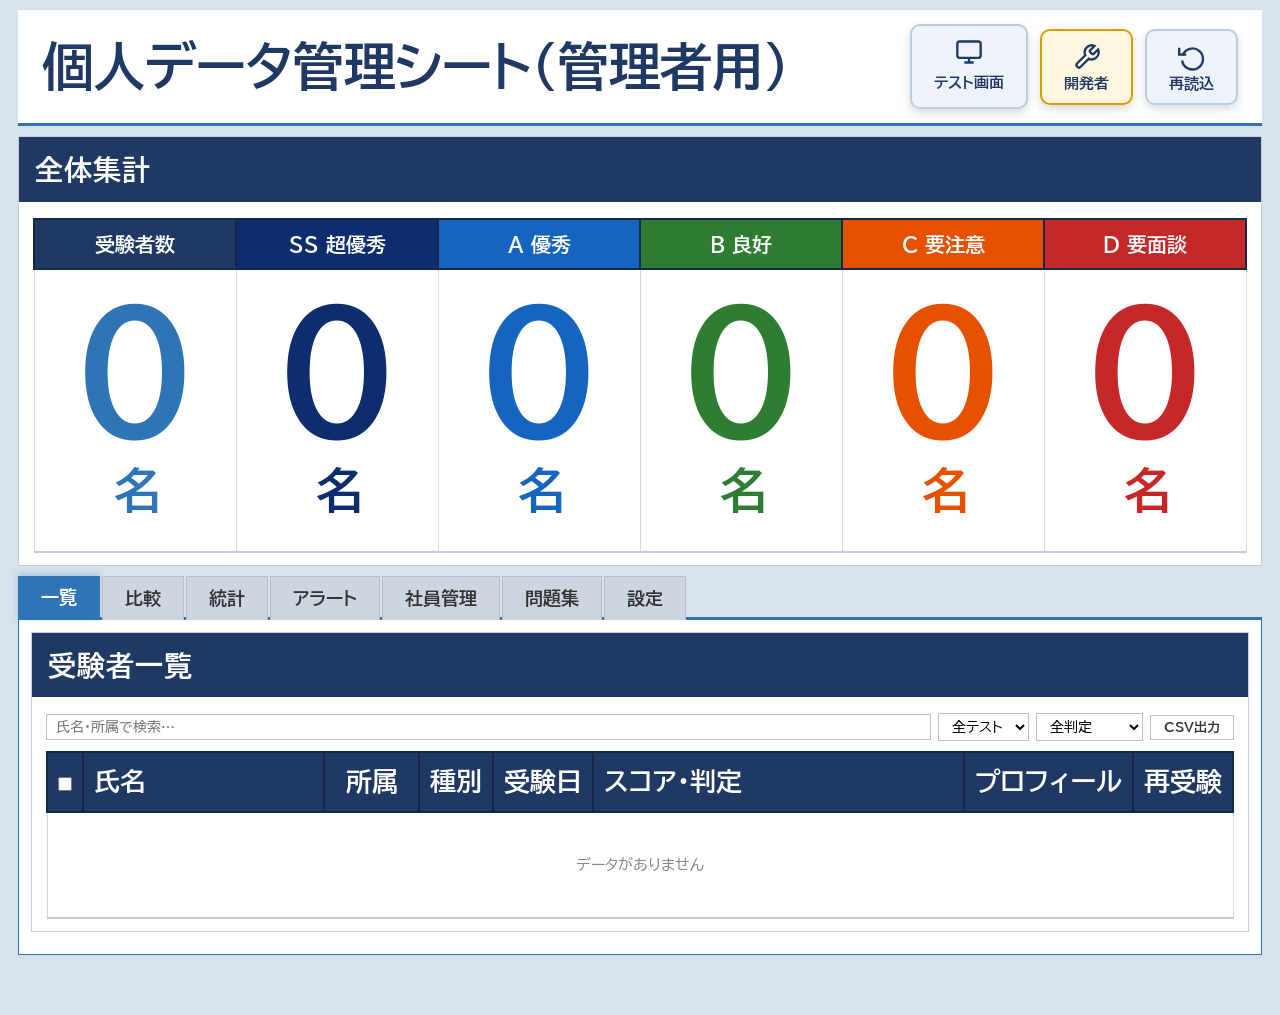
<file: admin.html>
<!DOCTYPE html>
<html lang="ja">
<head>
<meta charset="UTF-8">
<meta name="viewport" content="width=device-width, initial-scale=1.0">
<title>管理者ダッシュボード</title>
<link href="https://fonts.googleapis.com/css2?family=BIZ+UDPGothic:wght@400;700&display=swap" rel="stylesheet">
<style>
:root{
  --font:'BIZ UDPGothic','Yu Gothic UI','Meiryo',sans-serif;
  --xl-dark:#1F3864; --xl-blue:#2E75B6; --xl-light:#D6E4F0;
  --border:#BFBFBF; --txt:#111; --txt2:#333; --txt3:#666;
}
*{box-sizing:border-box;margin:0;padding:0;}
html,body{height:100%;}
body{font-family:var(--font);background:#D8E2EE;color:var(--txt);font-size:17px;line-height:1.6;}
.wrap{max-width:none;width:100%;padding:10px 18px 50px;}

/* Header */
.dash-head{display:flex;flex-direction:row;justify-content:space-between;align-items:center;gap:16px;
  padding:14px 24px;background:#fff;border-bottom:3px solid var(--xl-blue);margin-bottom:10px;}
.dash-top{display:flex;justify-content:space-between;align-items:center;gap:16px;width:100%;}
.dash-head h1{font-size:52px;font-weight:700;color:var(--xl-dark);letter-spacing:-.01em;font-family:'BIZ UDPGothic','Meiryo',sans-serif;}
.head-icons{display:flex;gap:12px;align-items:center;}
.icon-btn{display:inline-flex;flex-direction:column;align-items:center;gap:5px;padding:12px 22px;
  background:#EEF3FA;border:2px solid #B8CCE4;color:var(--xl-dark);
  cursor:pointer;font-family:'BIZ UDPGothic','Meiryo',sans-serif;font-size:15px;font-weight:700;border-radius:10px;
  text-decoration:none;box-shadow:0 4px 10px rgba(0,0,0,.15);min-width:82px;}
.icon-btn:hover{background:#D6E4F0;box-shadow:0 2px 6px rgba(0,0,0,.12);}
.icon-btn-dev{background:#FFF8E0;border-color:#D4A000;}
/* 全体集計バー */
.sum-stats-bar{display:flex;align-items:center;flex-wrap:wrap;gap:0;
  background:#fff;border:1px solid var(--border);padding:10px 18px;margin-bottom:10px;}
.sum-stats-heading{font-size:16px;font-weight:700;color:var(--xl-dark);
  margin-right:20px;white-space:nowrap;letter-spacing:.06em;border-right:2px solid var(--xl-blue);padding-right:16px;}
.stat-item{display:flex;align-items:baseline;gap:5px;padding:4px 18px;
  border-right:1px solid #D0D8E8;white-space:nowrap;}
.stat-item:last-of-type{border-right:none;}
.stat-item .si-label{font-size:15px;color:#555;font-weight:700;}
.stat-item .si-num{font-size:32px;font-weight:700;font-family:'Impact','BIZ UDPGothic',sans-serif;line-height:1;}
.stat-item .si-unit{font-size:14px;color:#888;font-weight:700;}
.stat-update{margin-left:auto;font-size:12px;color:#999;}

/* Summary Cards - single row */
.sum-grid{display:flex;flex-wrap:nowrap;gap:8px;margin-bottom:4px;overflow-x:auto;}
.sum-card{flex:1;min-width:220px;display:flex;flex-direction:row;align-items:center;justify-content:space-between;padding:18px 24px;background:#fff;border:1px solid var(--border);border-top:4px solid var(--xl-blue);}
.sum-num{font-size:100px;font-weight:700;color:var(--xl-blue);line-height:1;font-variant-numeric:tabular-nums;font-family:'Impact','BIZ UDPGothic',sans-serif;}
.sum-num.ss{color:#0D2D6E;} .sum-num.blue{color:#1565C0;} .sum-num.ggreen{color:#2E7D32;}
.sum-num.orange{color:#E65100;} .sum-num.red{color:#C62828;}
.sum-label{font-size:22px;font-weight:700;color:#111;}
.sum-unit{font-size:24px;font-weight:700;color:#888;margin-left:3px;align-self:flex-end;padding-bottom:10px;}
.sum-num-wrap{display:flex;align-items:baseline;}

/* Tabs */
.tab-nav{display:flex;gap:0;border-bottom:3px solid var(--xl-blue);margin-bottom:0;flex-wrap:wrap;}
.tab-btn{padding:11px 22px;font-size:18px;font-weight:700;cursor:pointer;border:1px solid #BFBFBF;
  border-bottom:none;margin-right:2px;margin-bottom:-3px;background:#CDD6E0;color:#333;font-family:var(--font);}
.tab-btn.active{background:var(--xl-blue);color:#fff;border-color:var(--xl-blue);border-bottom:3px solid var(--xl-blue);font-weight:700;box-shadow:0 -2px 6px rgba(46,117,182,.3);}
.tab-btn:not(.active):hover{background:#B0C4D8;color:#111;}
.tab-wrap{border:1px solid var(--xl-blue);border-top:none;background:#fff;padding:12px;margin-bottom:10px;}

/* Section */
.g-section{border:1px solid #C0D0E0;padding:0 14px 12px;margin-bottom:10px;background:#fff;}
.g-section h2{font-size:28px;font-weight:700;color:#fff;background:var(--xl-dark);
  padding:10px 16px;margin:0 -14px 16px;border-bottom:none;letter-spacing:.04em;
  font-family:'BIZ UDPGothic','Meiryo',sans-serif;}

/* Toolbar */
.toolbar{display:flex;gap:7px;align-items:center;margin-bottom:10px;flex-wrap:wrap;}
.g-input{font-family:var(--font);font-size:14px;color:#000;padding:5px 9px;border:1px solid var(--border);background:#fff;outline:none;}
.g-input:focus{border-color:var(--xl-blue);}

/* Excel Table */
.tbl-wrap{overflow-x:auto;}
.g-table{width:100%;border-collapse:collapse;font-size:22px;}
.g-table th{background:var(--xl-dark);color:#fff;font-size:26px;font-weight:700;
  padding:8px 10px;border:2px solid #152845;white-space:nowrap;text-align:left;}
.g-table td{background:#fff;color:#111;padding:5px 8px;border:1px solid #D0D8E0;border-bottom:2px solid #C0CCD8;vertical-align:middle;}
.g-table tr:hover td{background:#D0E4F5!important;}
.td-name{font-size:22px;font-weight:700;white-space:nowrap;overflow:hidden;text-overflow:ellipsis;max-width:280px;cursor:pointer;}
.td-dept{font-size:22px;color:#444;white-space:nowrap;overflow:hidden;text-overflow:ellipsis;max-width:100px;text-align:center;}
.td-sub{font-size:22px;color:#555;white-space:nowrap;text-align:center;}
.td-date{font-size:22px;color:#555;white-space:nowrap;text-align:center;}

/* Score cell */
.sc-num{font-size:40px;font-weight:700;line-height:1;}
.sc-total{font-size:18px;color:#888;font-weight:700;margin-left:2px;}
.sc-bar-bg{height:46px;background:#E0E0E0;border:2px solid #BFBFBF;border-radius:5px;overflow:hidden;margin:5px 0;}
.sc-bar-fill{height:100%;border-radius:4px;}
.sc-pct{font-size:22px;font-weight:700;color:#333;margin-left:6px;}

/* Score colors - SS A B C D */
.cl-ss    {color:#0D2D6E;}
.cl-A     {color:#1565C0;}
.cl-B     {color:#2E7D32;}
.cl-C     {color:#E65100;}
.cl-D     {color:#C62828;}
/* backward compat aliases */
.cl-gold  {color:#0D2D6E;}
.cl-blue  {color:#1565C0;}
.cl-yellow{color:#2E7D32;}
.cl-orange{color:#E65100;}
.cl-red   {color:#C62828;}
.bar-ss    {background:linear-gradient(90deg,#6EA8E0,#0D2D6E);}
.bar-A     {background:linear-gradient(90deg,#90CAF9,#1565C0);}
.bar-B     {background:linear-gradient(90deg,#A5D6A7,#2E7D32);}
.bar-C     {background:linear-gradient(90deg,#FFCC80,#E65100);}
.bar-D     {background:linear-gradient(90deg,#EF9A9A,#C62828);}
.bar-gold  {background:linear-gradient(90deg,#6EA8E0,#0D2D6E);}
.bar-blue  {background:linear-gradient(90deg,#90CAF9,#1565C0);}
.bar-yellow{background:linear-gradient(90deg,#A5D6A7,#2E7D32);}
.bar-orange{background:linear-gradient(90deg,#FFCC80,#E65100);}
.bar-red   {background:linear-gradient(90deg,#EF9A9A,#C62828);}

/* Pill badges */
.pill{font-size:20px;padding:4px 14px;font-weight:700;display:inline-block;border:2px solid;border-radius:2px;white-space:nowrap;}
.p-SS{background:#0D2D6E;color:#fff;border-color:#0D2D6E;}
.p-A{background:#BBDEFB;color:#0D2D6E;border-color:#1565C0;}
.p-B{background:#C8E6C9;color:#1B5E20;border-color:#2E7D32;}
.p-C{background:#FFE0B2;color:#BF360C;border-color:#E65100;}
.p-D{background:#FFCDD2;color:#7F0000;border-color:#C62828;}
.p-gray{background:#F2F2F2;color:#555;border-color:#AAA;}
.pur-tag{font-size:11px;font-weight:700;padding:1px 6px;border:1px solid;display:inline-block;white-space:nowrap;}
.pur-nyusha{background:#E8F5E0;color:#196A00;border-color:#52A832;}
.pur-teiki{background:#E0EEFF;color:#1240A0;border-color:#3468CC;}
.pur-mensetsu{background:#FFF4CC;color:#7A5000;border-color:#D4A000;}

/* Buttons */
.g-btn{display:inline-flex;align-items:center;gap:4px;padding:5px 13px;border:1px solid;
  font-family:var(--font);font-size:13px;font-weight:700;cursor:pointer;white-space:nowrap;}
.g-btn:active{transform:scale(.97);}
.g-btn-primary{background:var(--xl-blue);color:#fff;border-color:#1A5A9E;}
.g-btn-primary:hover{background:#1A5A9E;}
.g-btn-outline{background:#fff;color:#333;border-color:var(--border);}
.g-btn-outline:hover{background:#EEF3FA;}
.g-btn-retake{background:#E3F2FD;color:#0D47A1;border:2px solid #1565C0;font-size:20px;padding:10px 16px;white-space:nowrap;border-radius:8px;box-shadow:0 3px 8px rgba(0,0,0,.18);}
.g-btn-retake:hover{background:#BBDEFB;box-shadow:0 5px 14px rgba(0,0,0,.22);}
.g-btn-danger{background:#FFE8E8;color:#960000;border-color:#D42020;}
.g-btn-danger:hover{background:#FFC0C0;}
.g-btn-success{background:#E8F5E0;color:#196A00;border-color:#52A832;}
.g-btn-success:hover{background:#C8EDAA;}
.g-btn-dev{background:rgba(255,255,255,.08);color:rgba(255,255,255,.55);border-color:rgba(255,255,255,.25);font-size:11px;padding:4px 10px;}
.g-btn-dev:hover{background:rgba(255,255,255,.18);color:#fff;}
.g-btn-sm{padding:3px 8px;font-size:12px;}
.g-btn-detail{background:#1565C0;color:#fff;border:2px solid #0D47A1;font-size:20px;padding:10px 16px;line-height:1;border-radius:8px;box-shadow:0 3px 8px rgba(0,0,0,.28);}
.g-btn-detail:hover{background:#0D47A1;box-shadow:0 5px 14px rgba(0,0,0,.35);}
.logout-btn{background:rgba(255,255,255,.08);color:#fff;border:1px solid rgba(255,255,255,.3);
  padding:5px 14px;font-size:13px;font-weight:700;cursor:pointer;font-family:var(--font);}
.logout-btn:hover{background:rgba(180,40,40,.3);}

/* FAB */
.cmp-count{position:fixed;bottom:18px;right:18px;z-index:50;padding:9px 20px;
  background:var(--xl-blue);border:2px solid #1A5A9E;color:#fff;font-weight:700;font-size:14px;
  cursor:pointer;display:none;font-family:var(--font);box-shadow:0 4px 12px rgba(0,0,0,.3);}

/* Detail Panel */
.detail-panel{display:none;margin-top:10px;}
.detail-panel.show{display:block;}
.detail-head{display:flex;justify-content:space-between;align-items:center;margin-bottom:8px;flex-wrap:wrap;gap:8px;}
.detail-head h2{font-size:20px;font-weight:700;color:var(--xl-dark);margin:0;}
.detail-meta{font-size:15px;color:#111;margin-bottom:10px;font-weight:700;}
.detail-grid{display:grid;grid-template-columns:38% 62%;gap:16px;}

/* Verdict card */
.verdict-card{background:#F5F9FF;border:2px solid var(--xl-light);padding:12px 14px;margin-bottom:12px;}
.verdict-big{font-size:54px;font-weight:700;line-height:1;}
.verdict-score{margin-top:6px;margin-bottom:10px;}
.v-line{display:flex;gap:8px;padding:6px 0;border-bottom:1px solid #D0DCF0;font-size:18px;}
.v-line .k{flex:0 0 110px;color:#111;font-weight:700;font-size:17px;}
.v-line .v{font-weight:700;color:#111;font-size:18px;}

/* Radar */
.radar-box{background:#F5F9FF;border:1px solid #C8D8EE;padding:8px;margin-bottom:10px;}
.radar-svg{width:100%;height:auto;display:block;}
.rad-ring{fill:none;stroke:rgba(220,110,20,.22);stroke-width:1;}
.rad-spoke{fill:none;stroke:rgba(0,0,0,.07);stroke-width:1;}
.rad-label{fill:#333;font-size:12px;font-weight:700;font-family:'BIZ UDPGothic','Meiryo',sans-serif;}
@keyframes rad-pulse{0%{opacity:1;}33%{opacity:0;}66%{opacity:1;}100%{opacity:1;}}
.rad-personal{animation:rad-pulse 3s ease-in-out infinite;}

/* Sub-header */
.sub-h{font-size:16px;font-weight:700;color:var(--xl-blue);border-bottom:2px solid var(--xl-light);
  padding-bottom:4px;margin:10px 0 7px;}

/* Report */
.report-box{background:#F8FAFC;border:1px solid #C8D8EE;padding:12px;
  font-size:14px;line-height:2;color:var(--txt2);white-space:pre-wrap;
  max-height:380px;overflow-y:auto;font-family:var(--font);}
.memo-area{width:100%;min-height:70px;padding:8px;border:1px solid var(--border);
  background:#fff;font-size:14px;font-family:var(--font);resize:vertical;outline:none;}
.memo-area:focus{border-color:var(--xl-blue);}

/* Axis analysis (right panel) */
.ax-row{display:grid;grid-template-columns:100px 70px 76px 1fr;gap:5px;align-items:start;
  padding:10px 0;border-bottom:1px solid #E0E8F0;}
.ax-name{font-size:20px;font-weight:700;color:var(--xl-dark);}
.ax-score-num{font-size:32px;font-weight:700;line-height:1;}
.ax-bar-bg{height:8px;background:#E8E8E8;border:1px solid #CCC;margin-top:6px;overflow:hidden;}
.ax-bar-fill{height:100%;}
.ax-eval{font-size:15px;font-weight:700;padding:3px 9px;border:1px solid;display:inline-block;}
.ev-good{background:#E8F5E0;color:#196A00;border-color:#52A832;}
.ev-mid {background:#E0EEFF;color:#1240A0;border-color:#3468CC;}
.ev-bad {background:#FFE8E8;color:#960000;border-color:#D42020;}
.ax-comment{font-size:22px;color:#111;line-height:1.7;}

/* Flag analysis */
.flag-block{padding:22px 26px;margin-bottom:16px;border-left:6px solid;background:#FFF8F0;}
.flag-block.crit{border-left-color:#C00000;background:#FFF0F0;}
.flag-block.warn{border-left-color:#E07000;background:#FFF8E8;}
.flag-block.info{border-left-color:#2E75B6;background:#F0F6FF;}
.flag-block.low{border-left-color:#888;background:#F8F8F8;}
.flag-title{font-size:32px;font-weight:700;color:#A00000;margin-bottom:10px;}
.flag-title.low-t{color:#555;}
.flag-bar-bg{height:24px;background:#E8E8E8;border:1px solid #CCC;margin:8px 0 14px;overflow:hidden;}
.flag-bar-fill{height:100%;background:linear-gradient(90deg,#FF9999,#8B0000);}
.flag-text{font-size:28px;color:#111;line-height:1.8;}
.flag-qlink{display:inline-flex;align-items:center;gap:8px;margin-top:10px;padding:10px 20px;
  background:#E8F0FA;border:2px solid #3468CC;color:#1240A0;font-size:22px;font-weight:700;cursor:pointer;border-radius:4px;}
.flag-qlink:hover{background:#C8DCFA;}

/* Question bank */
.q-subtabs{display:flex;gap:0;margin-bottom:12px;border-bottom:2px solid var(--xl-blue);}
.q-subtab{padding:6px 18px;font-size:14px;font-weight:700;cursor:pointer;border:1px solid #BFBFBF;
  border-bottom:none;margin-right:2px;background:#CDD6E0;color:#333;font-family:var(--font);}
.q-subtab.active{background:#fff;color:var(--xl-blue);border-color:var(--xl-blue);border-bottom:2px solid #fff;margin-bottom:-2px;}
.q-card{border:1px solid #C0D0E0;padding:12px 14px;margin-bottom:10px;background:#fff;}
.q-no{font-size:13px;font-weight:700;color:var(--xl-blue);margin-bottom:5px;}
.q-text{font-size:15px;font-weight:700;color:var(--xl-dark);margin-bottom:10px;line-height:1.6;}
.q-opts{display:grid;grid-template-columns:28px 1fr;gap:4px 8px;margin-bottom:8px;}
.q-opt-lbl{font-size:14px;font-weight:700;width:28px;height:28px;display:flex;align-items:center;
  justify-content:center;border:2px solid;border-radius:2px;}
.q-opt-lbl.safe{background:#E8F5E0;color:#196A00;border-color:#52A832;}
.q-opt-lbl.danger{background:#FFE8E8;color:#960000;border-color:#D42020;}
.q-opt-lbl.warn{background:#FFF4CC;color:#7A5000;border-color:#D4A000;}
.q-opt-text{font-size:14px;color:#222;line-height:1.6;padding-top:4px;}
.q-danger-note{font-size:13px;color:#A00000;background:#FFF0F0;border:1px solid #D42020;
  padding:8px 10px;line-height:1.8;margin-top:6px;}
.q-axes{display:flex;flex-wrap:wrap;gap:4px;margin-top:6px;}
.q-axis-tag{font-size:12px;padding:2px 7px;background:#E0EEFF;color:#1240A0;border:1px solid #3468CC;font-weight:700;}
.q-danger-tag{font-size:12px;padding:2px 7px;background:#FFE8E8;color:#960000;border:1px solid #D42020;font-weight:700;}

/* Compare / Stats */
.cmp-legend{display:flex;flex-wrap:wrap;gap:12px;margin-bottom:12px;}
.cmp-swatch{display:inline-flex;align-items:center;gap:5px;font-size:14px;font-weight:700;}
.cmp-swatch .dot{width:14px;height:14px;border-radius:1px;}
.cmp-bar-group{margin-bottom:12px;}
.cmp-axis-label{font-size:14px;font-weight:700;color:var(--xl-dark);margin-bottom:5px;}
.cmp-bar{display:flex;align-items:center;gap:6px;margin:3px 0;}
.cmp-bar .cbar-name{flex:0 0 65px;font-size:13px;color:var(--txt3);text-align:right;overflow:hidden;text-overflow:ellipsis;white-space:nowrap;}
.cmp-bar .cbar-track{flex:1;height:18px;background:#EEE;border:1px solid #CCC;overflow:hidden;}
.cmp-bar .cbar-fill{height:100%;}
.cmp-bar .cbar-val{flex:0 0 30px;font-size:14px;font-weight:700;text-align:right;}
.cmp-empty{text-align:center;padding:40px;color:#888;font-size:15px;}
.bar-row{display:flex;align-items:center;gap:7px;margin:4px 0;}
.bar-row .nm{flex:0 0 95px;color:var(--txt2);font-weight:700;font-size:13px;text-align:right;}
.bar-track{flex:1;background:#EEE;border:1px solid #CCC;height:17px;overflow:hidden;}
.bar-fill{height:100%;}
.fill-good{background:linear-gradient(90deg,#52A832,#8FDB55);}
.fill-mid{background:linear-gradient(90deg,#1565C0,#00AAEE);}
.fill-warn{background:linear-gradient(90deg,#C08000,#FFD000);}
.fill-bad{background:linear-gradient(90deg,#A00000,#E02020);}
.bar-row .vl{flex:0 0 32px;text-align:right;font-weight:700;font-size:14px;}
.panel-grid{display:grid;grid-template-columns:1fr 1fr;gap:18px;}

/* Alert */
.alert-card{padding:10px 14px;border:2px solid #D42020;background:#FFF0F0;margin-bottom:8px;cursor:pointer;}
.alert-card:hover{background:#FFD8D8;}
.alert-card strong{color:#A00000;font-size:15px;}
.alert-card .al-detail{font-size:13px;color:var(--txt2);margin-top:3px;line-height:1.7;}

/* Settings */
.setting-group{margin-bottom:18px;}
.setting-label{font-size:15px;font-weight:700;color:var(--txt2);margin-bottom:8px;display:block;}
.setting-row{display:flex;gap:9px;align-items:center;}
.sub-note{font-size:13px;color:#888;margin-left:6px;}

/* Dev Modal */
.dev-modal-overlay{position:fixed;inset:0;background:rgba(0,0,0,.45);display:flex;align-items:center;justify-content:center;z-index:900;}
.dev-modal{background:#fff;border:2px solid var(--border);box-shadow:0 8px 32px rgba(0,0,0,.25);padding:28px 32px;width:360px;text-align:center;}
.dev-modal-title{color:var(--xl-dark);font-size:17px;font-weight:700;margin-bottom:18px;}
.pin-input{width:100%;padding:9px 12px;font-size:20px;font-weight:700;letter-spacing:.25em;text-align:center;
  border:2px solid var(--border);background:#fff;color:#000;outline:none;font-family:var(--font);margin-bottom:12px;}
.pin-input:focus{border-color:var(--xl-blue);}
.pin-error{color:#A00000;font-size:14px;min-height:20px;margin-top:8px;font-weight:700;}
</style>
</head>
<body>
<div class="wrap">

  <!-- Header -->
  <div class="dash-head">
    <div class="dash-top">
      <h1>個人データ管理シート（管理者用）</h1>
      <div class="head-icons">
        <a href="index.html" class="icon-btn" title="受診者用テスト画面を開く">
          <svg width="28" height="28" viewBox="0 0 24 24" fill="none" stroke="currentColor" stroke-width="2"><rect x="2" y="3" width="20" height="14" rx="2"/><path d="M8 21h8M12 17v4"/></svg>
          テスト画面
        </a>
        <button class="icon-btn icon-btn-dev" onclick="showDevAuth()" title="開発者モード">
          <svg width="28" height="28" viewBox="0 0 24 24" fill="none" stroke="currentColor" stroke-width="2"><path d="M14.7 6.3a1 1 0 0 0 0 1.4l1.6 1.6a1 1 0 0 0 1.4 0l3.77-3.77a6 6 0 0 1-7.94 7.94l-6.91 6.91a2.12 2.12 0 0 1-3-3l6.91-6.91a6 6 0 0 1 7.94-7.94l-3.76 3.76z"/></svg>
          開発者
        </button>
        <button class="icon-btn" onclick="location.reload()" title="データを再読込">
          <svg width="28" height="28" viewBox="0 0 24 24" fill="none" stroke="currentColor" stroke-width="2"><path d="M1 4v6h6"/><path d="M3.51 15a9 9 0 1 0 .49-4.51"/></svg>
          再読込
        </button>
      </div>
    </div>
  </div>

  <!-- 全体集計 -->
  <div class="g-section" style="margin-bottom:10px">
    <h2>全体集計</h2>
    <table class="g-table" style="width:100%">
      <thead><tr>
        <th style="text-align:center;font-family:'Impact','BIZ UDPGothic',sans-serif;font-size:20px">受験者数</th>
        <th style="text-align:center;background:#0D2D6E;font-family:'Impact','BIZ UDPGothic',sans-serif;font-size:20px">SS 超優秀</th>
        <th style="text-align:center;background:#1565C0;font-family:'Impact','BIZ UDPGothic',sans-serif;font-size:20px">A 優秀</th>
        <th style="text-align:center;background:#2E7D32;font-family:'Impact','BIZ UDPGothic',sans-serif;font-size:20px">B 良好</th>
        <th style="text-align:center;background:#E65100;font-family:'Impact','BIZ UDPGothic',sans-serif;font-size:20px">C 要注意</th>
        <th style="text-align:center;background:#C62828;font-family:'Impact','BIZ UDPGothic',sans-serif;font-size:20px">D 要面談</th>
      </tr></thead>
      <tbody><tr>
        <td style="text-align:center;font-family:'BIZ UDPGothic','Meiryo',sans-serif;color:var(--xl-blue);padding:22px"><span id="sum-total" style="font-size:160px;font-weight:700;line-height:1">—</span><span style="font-size:48px;font-weight:700;margin-left:6px">名</span></td>
        <td style="text-align:center;font-family:'BIZ UDPGothic','Meiryo',sans-serif;color:#0D2D6E;padding:22px"><span id="sum-ss" style="font-size:160px;font-weight:700;line-height:1">—</span><span style="font-size:48px;font-weight:700;margin-left:6px">名</span></td>
        <td style="text-align:center;font-family:'BIZ UDPGothic','Meiryo',sans-serif;color:#1565C0;padding:22px"><span id="sum-a" style="font-size:160px;font-weight:700;line-height:1">—</span><span style="font-size:48px;font-weight:700;margin-left:6px">名</span></td>
        <td style="text-align:center;font-family:'BIZ UDPGothic','Meiryo',sans-serif;color:#2E7D32;padding:22px"><span id="sum-b" style="font-size:160px;font-weight:700;line-height:1">—</span><span style="font-size:48px;font-weight:700;margin-left:6px">名</span></td>
        <td style="text-align:center;font-family:'BIZ UDPGothic','Meiryo',sans-serif;color:#E65100;padding:22px"><span id="sum-c" style="font-size:160px;font-weight:700;line-height:1">—</span><span style="font-size:48px;font-weight:700;margin-left:6px">名</span></td>
        <td style="text-align:center;font-family:'BIZ UDPGothic','Meiryo',sans-serif;color:#C62828;padding:22px"><span id="sum-d" style="font-size:160px;font-weight:700;line-height:1">—</span><span style="font-size:48px;font-weight:700;margin-left:6px">名</span></td>
      </tr></tbody>
    </table>
  </div>

  <!-- Dev Modal -->
  <div class="dev-modal-overlay" id="dev-modal" style="display:none">
    <div class="dev-modal">
      <div class="dev-modal-title">開発者認証</div>
      <input type="password" class="pin-input" id="dev-pass-input" maxlength="8" placeholder="開発者パスワード">
      <div style="display:flex;gap:10px">
        <button class="g-btn g-btn-outline" style="flex:1" onclick="closeDevModal()">キャンセル</button>
        <button class="g-btn g-btn-primary" style="flex:1" onclick="launchDev()">起動</button>
      </div>
      <div class="pin-error" id="dev-error"></div>
    </div>
  </div>


  <!-- Tabs -->
  <div class="tab-nav">
    <button class="tab-btn active" onclick="showTab('list',this)">一覧</button>
    <button class="tab-btn" onclick="showTab('compare',this)">比較</button>
    <button class="tab-btn" onclick="showTab('stats',this)">統計</button>
    <button class="tab-btn" onclick="showTab('alert',this)">アラート</button>
    <button class="tab-btn" onclick="showTab('employee',this)">社員管理</button>
    <button class="tab-btn" onclick="showTab('qbank',this)">問題集</button>
    <button class="tab-btn" onclick="showTab('setting',this)">設定</button>
  </div>
  <div class="tab-wrap">

    <!-- 一覧 -->
    <div id="tab-list">
      <div class="g-section">
        <h2>受験者一覧</h2>
        <div class="toolbar">
          <input class="g-input" id="search-box" placeholder="氏名・所属で検索…" style="flex:1;min-width:130px" oninput="renderTable()">
          <select class="g-input" id="filter-type" onchange="renderTable()">
            <option value="">全テスト</option><option value="worker">作業者</option><option value="manager">管理者</option>
          </select>
          <select class="g-input" id="filter-verdict" onchange="renderTable()">
            <option value="">全判定</option><option value="SS">SS 超優秀</option><option value="A">A 優秀</option><option value="B">B 良好</option><option value="C">C 要注意</option><option value="D">D 要面談</option>
          </select>
          <button class="g-btn g-btn-outline" onclick="exportCSV()">CSV出力</button>
        </div>
        <div class="tbl-wrap">
          <table class="g-table">
            <thead><tr>
              <th style="width:30px"><input type="checkbox" id="chk-all" onchange="toggleAll(this)" style="width:14px;height:14px;accent-color:var(--xl-blue)"></th>
              <th style="width:280px">氏名</th>
              <th style="width:100px;text-align:center">所属</th>
              <th style="width:72px;text-align:center">種別</th>
              <th style="width:90px;text-align:center">受験日</th>
              <th style="width:420px">スコア・判定</th>
              <th style="width:130px;text-align:center">プロフィール</th>
              <th style="width:48px">再受験</th>
            </tr></thead>
            <tbody id="result-table"></tbody>
          </table>
        </div>
      </div>

      <!-- Detail Panel -->
      <div class="detail-panel g-section" id="detail-panel">
        <div class="detail-head">
          <div>
            <div style="font-size:13px;color:#888;font-weight:700;letter-spacing:.08em;margin-bottom:2px">個人データ</div>
            <h2 id="detail-name" style="font-size:26px">—</h2>
          </div>
          <button class="g-btn g-btn-outline" onclick="closeDetail()">✕ 閉じる</button>
        </div>
        <div class="detail-meta" id="detail-info"></div>
        <div class="detail-grid">
          <!-- LEFT: 判定 → レーダー → レポート -->
          <div>
            <div class="sub-h">総合判定</div>
            <div class="verdict-card" id="composite-area"></div>
            <div class="sub-h">レーダーチャート（濃青：本人実績　緑破線：全体平均）</div>
            <div class="radar-box" id="axis-radar"></div>
            <div class="sub-h">分析レポート</div>
            <div class="report-box" id="report-box"></div>
            <div class="sub-h" style="margin-top:10px">面談メモ</div>
            <textarea class="memo-area" id="memo-area" placeholder="面談内容・対応記録…"></textarea>
            <button class="g-btn g-btn-primary" style="width:100%;justify-content:center;margin-top:7px" onclick="saveMemo()">メモを保存</button>
          </div>
          <!-- RIGHT: スコア分析（詳細） -->
          <div>
            <div class="sub-h">評価軸スコア分析</div>
            <div id="axis-rows-detail"></div>
            <div class="sub-h" style="margin-top:14px">危険フラグ分析</div>
            <div id="flag-analysis"></div>
          </div>
        </div>
      </div>
    </div>

    <!-- 比較 -->
    <div id="tab-compare" style="display:none">
      <div class="g-section"><h2>担当者別 比較チャート</h2>
        <div id="cmp-content"><div class="cmp-empty">一覧でチェックして「比較する」ボタンを押してください</div></div>
      </div>
    </div>

    <!-- 統計 -->
    <div id="tab-stats" style="display:none">
      <div class="g-section">
        <div style="display:flex;justify-content:space-between;align-items:center;margin-bottom:12px">
          <h2 style="margin:0;border:none;padding:0">全体平均スコア</h2>
          <div style="display:flex;gap:6px">
            <button class="g-btn g-btn-primary" id="avg-btn-worker" onclick="switchAvgType('worker')">作業者</button>
            <button class="g-btn g-btn-outline" id="avg-btn-manager" onclick="switchAvgType('manager')">管理者</button>
          </div>
        </div>
        <div id="stats-content"></div>
      </div>
    </div>

    <!-- アラート -->
    <div id="tab-alert" style="display:none">
      <div class="g-section"><h2>要対応リスト</h2><div id="alert-list"></div></div>
    </div>

    <!-- 社員管理 -->
    <div id="tab-employee" style="display:none">
      <div class="g-section">
        <h2>社員IDマスター</h2>
        <div class="toolbar" style="margin-bottom:12px">
          <input class="g-input" id="emp-id-input" placeholder="MES ID（例：MES-12345）" style="max-width:200px" maxlength="30">
          <input class="g-input" id="emp-name-input" placeholder="氏名" style="max-width:170px" maxlength="30">
          <button class="g-btn g-btn-success" onclick="addEmployee()">＋ 追加</button>
        </div>
        <div class="tbl-wrap">
          <table class="g-table">
            <thead><tr><th>MES ID</th><th>氏名</th><th>登録日</th><th>受験回数</th><th>操作</th></tr></thead>
            <tbody id="employee-table"></tbody>
          </table>
        </div>
      </div>
    </div>

    <!-- 問題集 -->
    <div id="tab-qbank" style="display:none">
      <div class="g-section">
        <div style="display:flex;justify-content:space-between;align-items:center;margin-bottom:12px">
          <h2 style="border:none;padding:0;margin:0">問題集</h2>
          <button class="g-btn g-btn-outline" id="back-to-analysis" style="display:none" onclick="backToAnalysis()">← 分析データに戻る</button>
        </div>
        <div class="q-subtabs">
          <button class="q-subtab active" id="qsub-worker" onclick="switchQType('worker')">作業者用問題集</button>
          <button class="q-subtab" id="qsub-manager" onclick="switchQType('manager')">管理者用問題集</button>
        </div>
        <div id="qbank-content"><div style="text-align:center;padding:30px;color:#888">読み込み中…</div></div>
      </div>
    </div>

    <!-- 設定 -->
    <div id="tab-setting" style="display:none">
      <div class="g-section">
        <h2>システム設定</h2>
        <div class="setting-group">
          <div class="setting-label">テストデータ（開発用）</div>
          <div class="setting-row">
            <button class="g-btn g-btn-primary" onclick="seedTestData()">デモデータ100件を投入</button>
            <span class="sub-note">※ 既存データは上書きされます</span>
          </div>
        </div>
        <div class="setting-group">
          <div class="setting-label">データ管理</div>
          <div class="setting-row">
            <button class="g-btn g-btn-danger" onclick="clearAllData()">全データを削除</button>
            <span class="sub-note">※ 取り消し不可</span>
          </div>
        </div>
      </div>
    </div>

  </div>
</div>

<button class="cmp-count" id="cmp-fab" onclick="doCompare()"><span id="cmp-fab-n">0</span>名を比較する</button>

<script src="js/scoring.js"></script>
<script>
const DEV_PASS='07290729';
let currentDetailId=null;
let checkedIds=new Set();
let QUESTION_BANK={worker:[],manager:[]};
let currentQType='worker';
let prevDetailId=null;
const CMP_COLORS=['#2E75B6','#196A00','#C84B11','#A00000','#7030A0','#007090','#B07000','#006640'];

/* ── Init ── */
window.addEventListener('DOMContentLoaded',()=>{
  loadDashboard();
  fetch('data/questions.json?t='+Date.now())
    .then(r=>r.ok?r.json():null)
    .then(d=>{if(d){QUESTION_BANK=d;}})
    .catch(()=>{});
});

/* ── Score helpers ── */
function calcScore50(ax){const v=Object.values(ax||{});return v.length?Math.round(v.reduce((s,x)=>s+x,0)/v.length/2):0;}

function scoreStyle(sc, verdict){
  if(sc>=48)return{cls:'cl-ss',barCls:'bar-ss',color:'#0D2D6E'};
  const v=verdict?verdict[0]:null;
  if(v==='A')return{cls:'cl-A',barCls:'bar-A',color:'#1565C0'};
  if(v==='B')return{cls:'cl-B',barCls:'bar-B',color:'#2E7D32'};
  if(v==='C')return{cls:'cl-C',barCls:'bar-C',color:'#E65100'};
  if(v==='D')return{cls:'cl-D',barCls:'bar-D',color:'#C62828'};
  if(sc>=45)return{cls:'cl-A',barCls:'bar-A',color:'#1565C0'};
  if(sc>=35)return{cls:'cl-B',barCls:'bar-B',color:'#2E7D32'};
  if(sc>=20)return{cls:'cl-C',barCls:'bar-C',color:'#E65100'};
  return         {cls:'cl-D',barCls:'bar-D',color:'#C62828'};
}
function barFillColor(v){return v>=65?'#2E7D32':v>=50?'#1565C0':v>=35?'#E65100':'#C62828';}
function barFillCls(v){return v>=65?'fill-good':v>=50?'fill-mid':v>=35?'fill-warn':'fill-bad';}
function verdictPill(v,sc){
  if(sc!=null&&sc>=48)return'p-SS';
  if(!v)return'p-gray';
  const c=v[0];
  return c==='A'?'p-A':c==='B'?'p-B':c==='C'?'p-C':c==='D'?'p-D':'p-gray';
}
function mergeAxes(axisScores){
  if(!axisScores)return{};
  const m={...axisScores};
  const c1=m['協調'],c2=m['組織協調'];
  if(c1!==undefined||c2!==undefined){
    const vals=[c1,c2].filter(v=>v!==undefined);
    m['協調性']=Math.round(vals.reduce((s,v)=>s+v,0)/vals.length);
    delete m['協調'];delete m['組織協調'];
  }
  return m;
}
function typeLabel(t){return t==='manager'?'管理者':'作業者';}
function purposeTag(p){if(!p)return'—';const cls=p==='入社'?'pur-nyusha':p==='定期'?'pur-teiki':'pur-mensetsu';return`<span class="pur-tag ${cls}">${p}</span>`;}
function getResults(){return JSON.parse(localStorage.getItem('shindan_results')||'[]');}

/* ── Mini Radar (80x80, merged axes, dark blue polygon) ── */
function renderMiniRadar(scores){
  const ms=mergeAxes(scores);
  const keys=Object.keys(ms||{});const N=keys.length;if(N<3)return'<div style="color:#ccc;text-align:center;font-size:11px">—</div>';
  const S=120,cx=S/2,cy=S/2,R=S/2-8;
  const ang=i=>(-Math.PI/2)+(i*2*Math.PI/N);
  const pt=(i,r)=>[cx+r*Math.cos(ang(i)),cy+r*Math.sin(ang(i))];
  let g='';[33,66,100].forEach(rv=>{
    const pts=keys.map((_,i)=>pt(i,R*rv/100).map(n=>n.toFixed(1)).join(',')).join(' ');
    g+=`<polygon points="${pts}" fill="none" stroke="rgba(220,110,20,.28)" stroke-width="0.8"/>`;
  });
  let sp='';keys.forEach((_,i)=>{const[x,y]=pt(i,R);sp+=`<line x1="${cx}" y1="${cy}" x2="${x.toFixed(1)}" y2="${y.toFixed(1)}" stroke="rgba(0,0,0,.08)" stroke-width="0.7"/>`;});
  const vp=keys.map((k,i)=>pt(i,R*Math.max(0,Math.min(100,ms[k]||0))/100));
  const poly=vp.map(p=>p.map(n=>n.toFixed(1)).join(',')).join(' ');
  return `<svg width="${S}" height="${S}" viewBox="0 0 ${S} ${S}" style="display:block">${g}${sp}<polygon points="${poly}" fill="rgba(13,71,161,.35)" stroke="#0D47A1" stroke-width="2"/></svg>`;
}

/* ── Dashboard ── */
function loadDashboard(){
  const r=getResults();
  const sc50=x=>x.score50!=null?x.score50:calcScore50(x.axisScores);
  document.getElementById('sum-total').textContent=r.length;
  document.getElementById('sum-ss').textContent=r.filter(x=>sc50(x)>=48).length;
  document.getElementById('sum-a').textContent=r.filter(x=>x.verdict&&x.verdict[0]==='A'&&sc50(x)<48).length;
  document.getElementById('sum-b').textContent=r.filter(x=>x.verdict&&x.verdict[0]==='B').length;
  document.getElementById('sum-c').textContent=r.filter(x=>x.verdict&&x.verdict[0]==='C').length;
  document.getElementById('sum-d').textContent=r.filter(x=>x.verdict&&x.verdict[0]==='D').length;
  renderTable();renderAlerts();
}

/* ── Table ── */
function renderTable(){
  const results=getResults();
  const q=(document.getElementById('search-box').value||'').toLowerCase();
  const ft=document.getElementById('filter-type').value;
  const fv=document.getElementById('filter-verdict').value;
  const filtered=results.filter(r=>{
    if(q&&!(r.name||'').toLowerCase().includes(q)&&!(r.dept||'').toLowerCase().includes(q))return false;
    if(ft&&r.type!==ft)return false;
    if(fv){
      const rsc=r.score50!=null?r.score50:calcScore50(r.axisScores);
      if(fv==='SS'){if(rsc<48)return false;}
      else if(!(r.verdict&&r.verdict[0]===fv))return false;
    }
    return true;
  });
  const tb=document.getElementById('result-table');
  if(!filtered.length){
    tb.innerHTML='<tr><td colspan="8" style="text-align:center;color:#888;padding:40px;font-size:15px">データがありません</td></tr>';
    return;
  }
  const TOTAL=50;
  tb.innerHTML=filtered.map(r=>{
    const sc=r.score50!=null?r.score50:calcScore50(r.axisScores);
    const pct=Math.round(sc/TOTAL*100);
    const ss=scoreStyle(sc,r.verdict);
    const chk=checkedIds.has(r.id)?'checked':'';
    const dispV=sc>=48?'SS 超優秀':(r.verdict||'—');
    const pvc=verdictPill(r.verdict,sc);
    return `<tr>
      <td onclick="event.stopPropagation()" style="padding:6px 6px"><input type="checkbox" data-id="${r.id}" ${chk} onchange="toggleCheck(this)" style="width:14px;height:14px;accent-color:var(--xl-blue)"></td>
      <td class="td-name" onclick="showDetail('${r.id}')" title="${r.name||''}">${r.name||'—'}</td>
      <td class="td-dept" title="${r.dept||''}">${r.dept||'—'}</td>
      <td class="td-sub">${typeLabel(r.type)}</td>
      <td class="td-date">${(r.date||'—').replace(/-/g,'/')}</td>
      <td onclick="showDetail('${r.id}')" style="cursor:pointer;min-width:80px">
        <div style="display:flex;align-items:center;justify-content:space-between;gap:8px;margin-bottom:8px;">
          <div style="display:flex;align-items:baseline;gap:8px;">
            <span class="sc-num ${ss.cls}">${sc}</span>
            <span class="sc-total">/50問</span>
            <span style="font-size:32px;font-weight:500;color:${ss.color};margin-left:28px">正解率 ${pct}%</span>
          </div>
          <span class="pill ${pvc}">${dispV}</span>
        </div>
        <div class="sc-bar-bg"><div class="sc-bar-fill ${ss.barCls}" style="width:${pct}%"></div></div>
      </td>
      <td onclick="event.stopPropagation()" style="padding:5px 6px;text-align:center">
        <div style="display:flex;align-items:center;justify-content:center;gap:6px">
          ${renderMiniRadar(r.axisScores)}
          <button class="g-btn g-btn-detail" onclick="showDetail('${r.id}')">
            <svg width="22" height="22" viewBox="0 0 24 24" fill="none" stroke="currentColor" stroke-width="2.5" style="vertical-align:middle"><circle cx="11" cy="11" r="8"/><path d="m21 21-4.35-4.35"/></svg>
            詳細
          </button>
        </div>
      </td>
      <td onclick="event.stopPropagation()" style="white-space:nowrap;text-align:center">
        ${r.mesid?`<button class="g-btn g-btn-retake" onclick="grantRetake('${r.mesid}')">
          <svg width="22" height="22" viewBox="0 0 24 24" fill="none" stroke="currentColor" stroke-width="2.5" style="vertical-align:middle"><path d="M1 4v6h6"/><path d="M3.51 15a9 9 0 1 0 .49-4.51"/></svg>
          再受験
        </button>`:'—'}
      </td>
    </tr>`;
  }).join('');
  updateFab();
}

function toggleCheck(el){const id=el.dataset.id;if(el.checked)checkedIds.add(id);else checkedIds.delete(id);updateFab();}
function toggleAll(el){document.querySelectorAll('#result-table input[type=checkbox]').forEach(c=>{c.checked=el.checked;if(el.checked)checkedIds.add(c.dataset.id);else checkedIds.delete(c.dataset.id);});updateFab();}
function updateFab(){const n=checkedIds.size;document.getElementById('cmp-fab-n').textContent=n;document.getElementById('cmp-fab').style.display=n>=2?'block':'none';}

/* ── Axis definitions ── */
const AXIS_DEFS={
  '誠実':{
    h:'誠実性が非常に高く、たとえ自分に不利な状況でも正直な行動を選ぶ一貫した回答パターンが確認されています。問題が発生した際に隠蔽・言い訳ではなく速やかな報告・相談を選ぶ姿勢は、職場の信頼の礎となります。「バレなければいい」「うまく言い訳すれば大丈夫」という選択肢を明確に排除する行動をとっており、不正・ごまかしへの抵抗力が非常に高いことを示しています。長期的な信頼関係を構築しやすく、上長・同僚・顧客から高い評価を受けやすい人材です。機密情報・重要業務の取り扱いにも適性があり、不正行為リスクが極めて低いと判断できます。',
    m:'概ね誠実な行動傾向が見られますが、自分に責任が及ぶ場面や評価に関わる局面では判断が揺れる可能性があります。通常業務では正直な対応ができていても、プレッシャー下では本音を隠す行動を選ぶ場合があります。重要な局面での正直さを定期的に確認しながら育成してください。',
    l:'誠実性に重大な懸念があります。自己保護・評価への恐れからごまかし・不正直な行動を取るリスクが高く、特に問題発生時に隠蔽に走る可能性があります。信頼が求められる業務・重要情報の取り扱いは慎重に判断してください。'
  },
  '受容':{
    h:'指示・変化・フィードバックをスムーズかつ前向きに受け入れる高い柔軟性が確認されています。批判的なフィードバックも「自分への攻撃」ではなく「成長の機会」として前向きに捉えられる回答パターンが複数見られます。新しいルール・業務方針・作業手順の変更に対して抵抗感なく対応でき、指導・教育の効果が出やすい人材です。異動・配置転換・業務変更にも柔軟に適応できるため、組織の変化に即対応できる存在として期待できます。新しい環境・技術・チームメンバーへの適応スピードも速く、即戦力として活躍が見込まれます。',
    m:'基本的に従順ですが、特定の状況・人物・内容に対して抵抗感を示すことがあります。変化の理由や必要性を丁寧に説明することで受け入れやすくなります。何がトリガーとなって抵抗が生じるかを事前に把握し、適切なサポートを提供してください。',
    l:'指示やルール変更への強い抵抗感があります。自分のやり方・価値観への固執が見られ、職場への適応・チーム連携に困難が生じるリスクがあります。'
  },
  '責任感':{
    h:'責任感が非常に強く、自分に課せられた業務を最後まで遂行する強い意志が回答全体から一貫して確認されています。困難な状況・高いプレッシャー下でも逃げずに問題に向き合い、最善を尽くそうとする姿勢が明確です。業務の完了だけでなく、品質・安全・報告義務までを自分の責任範囲として自発的に捉える高い職業意識があります。締め切り・約束・ルールを守ることへのコミットメントが強く、重要業務を単独で安心して任せられる信頼性があります。この責任感はチームに伝播しやすく、周囲の責任意識向上にも好影響を与えます。',
    m:'通常業務は責任を持って行いますが、困難・プレッシャー下での踏ん張り力は要確認です。業務量が増えたり複数の要求が重なった際に、一部を諦めたり責任回避する可能性があります。定期的なフォローと達成感を与える環境づくりが有効です。',
    l:'責任感が著しく不足しています。業務放棄・問題の先送り・言い訳傾向のリスクが高く、重要業務の単独任せは危険です。'
  },
  '協調':{
    h:'チームワークに優れ、周囲と積極的に協力して業務を進める姿勢が一貫して確認されています。自分の意見と異なる場合でも相手を尊重しながら建設的な解決策を探ろうとする回答が複数見られます。困っている同僚へのサポートを自発的に行い、職場の雰囲気向上に積極的に貢献する傾向があります。チーム内の対立が生じた場合も感情的にならず、客観的な立場から調整役を担える素養があります。こうした行動パターンは、多様な人材が共存する現場において特に大きな価値を発揮します。',
    m:'基本的に協調的ですが、意見衝突・自分の領域への介入・不公平と感じる状況に対して反発することがあります。感情的になりやすい場面を事前に把握し、フォローを入れてください。',
    l:'協調性に深刻な問題があります。単独行動・チーム内摩擦を引き起こすリスクが高く、職場の雰囲気を悪化させる可能性があります。'
  },
  '協調性':{
    h:'個人間・組織間の協調性に非常に優れています。同僚との日常的な連携はもちろん、他部署・上位組織との関係においても摩擦なく協力関係を築ける回答パターンが確認されています。組織の方針・変更・指示に対して素直に従いながらも、自分の意見を建設的に表現できるバランスを持っています。チームの目標達成に向けて自分の役割を超えた支援も厭わない姿勢があり、職場の一体感を高める存在として大きな価値があります。長期的な人間関係の構築にも優れており、組織内の摩擦を減らす潤滑油的な役割を自然に担います。',
    m:'基本的に協調的ですが、特定の状況・人物・組織方針に対して摩擦や抵抗感が生じる場合があります。定期的な面談で本音を引き出すことが重要です。',
    l:'個人間・組織間の協調性に重大な懸念があります。単独行動・チーム内摩擦・組織への強い反発が見られ、職場の雰囲気悪化・離職のリスクに注意が必要です。'
  },
  '報連相':{
    h:'報告・連絡・相談が適切かつタイムリーにできる高い情報共有意識が確認されています。問題が小さいうちに上長へ相談し、早期対処につなげる行動傾向が複数の回答から読み取れます。「自分だけで解決できる」という過信より「関係者に知らせる」という判断を優先しており、職場全体の情報流通を改善する行動習慣があります。異常・変化・懸念事項を見逃さずに報告する観察力と行動力も高く評価できます。上長にとって安心して任せられる人材であり、重要工程・品質管理業務への配置にも適しています。',
    m:'基本的な報連相はできますが、「これくらいなら報告しなくていいか」という自己判断が問題を大きくするケースがあります。重要場面での報告漏れ・判断ミスに注意し、定期的なチェックイン体制が有効です。',
    l:'情報を抱え込む・隠蔽する傾向のリスクがあります。問題が顕在化するまで誰も知らないという状況が生まれやすいです。'
  },
  '安全':{
    h:'安全に対する意識が非常に高く、あらゆる場面でリスク優先の判断を選ぶ一貫した回答傾向が確認されています。「効率が落ちても安全手順を守る」「急いでいても確認作業を省略しない」という選択を繰り返しており、時間的プレッシャーがかかる状況でも安全を最優先にする強い意志があります。危険予知・ヒヤリハット報告への積極性が高く、潜在的なリスクを事前に発見・報告する能力に優れています。安全文化の醸成リーダーとして周囲への安全意識啓発にも貢献できる素養があります。重要安全工程・危険作業への配置に非常に適しており、事故防止の観点から最も信頼できる人材です。',
    m:'基本的な安全意識はありますが、慣れや時間的プレッシャーによって油断が生じる可能性があります。「いつもやってきたから大丈夫」という思い込みによる手順省略に特に注意が必要です。定期的な安全教育・ルール再確認が有効です。',
    l:'安全意識が著しく低いです。ルールを形式的なものと見なし、危険行動を取るリスクが高く、重大事故の原因になる可能性があります。'
  },
  '規範':{
    h:'規則・手順・マニュアルを確実に守り、逸脱行動のリスクが非常に低いことが回答全体から確認されています。「効率が悪くても正規手順を守る」「急いでいても確認を省略しない」という判断を一貫して選んでおり、コンプライアンス面で高い信頼性があります。新しい規則・改定手順も素直に受け入れ確実に実行に移せる適応力があります。手順の徹底が求められる品質管理・重要工程・監査対象業務への配置に最適であり、職場のコンプライアンス文化浸透の牽引役としても期待できます。',
    m:'概ね規範に従いますが、効率優先の場面・慣れが生じた場面で手順省略が起きる可能性があります。「なぜそのルールがあるのか」を理解させることで定着率が上がります。',
    l:'規則を守らない・近道をする傾向があります。重要工程での手順逸脱・重大ミスの引き金になるリスクがあります。'
  },
  '感情安定':{
    h:'感情のコントロールが非常に優れており、ストレス・プレッシャー・対人摩擦の下でも冷静な判断と行動を維持できることが確認されています。クレーム対応・緊急事態・理不尽な扱いを受けた場面でも感情的な反応を抑え、建設的な対処を選ぶ姿勢が一貫しています。「感情的になりたくなる」状況でも論理的・冷静な行動を選んでおり、この姿勢が周囲の落ち着きにも好影響を与えます。高負荷環境・長時間勤務・多重タスクの状況においてもパフォーマンスを維持できる精神的タフネスがあります。危機対応・高ストレス業務・対人接触の多い役職への適性が特に高い人材です。',
    m:'おおむね安定していますが、特定の状況・人物・出来事に対して感情的になる場面があります。ストレスの蓄積に気づきにくいタイプの場合、突発的な感情爆発に繋がることもあります。定期的なコンディション確認が有効です。',
    l:'感情的・衝動的な行動のリスクが高いです。突発的なトラブル・対人紛争の引き金になりやすく、監視体制が必要です。'
  },
  '組織協調':{
    h:'組織への帰属意識が高く、会社のルール・文化・方針に積極的に従う姿勢が確認されています。組織の目標を自分ごととして捉え、個人の都合よりも組織全体の利益を優先した判断を選ぶ傾向があります。上位方針の変更・新しい経営指示にも抵抗なく順応できる柔軟性があり、組織の一体感を高める存在として安定した職場環境づくりに貢献します。長期的な組織への定着率も高い傾向にあり、人材育成への投資効果が期待できます。',
    m:'基本的に組織に従いますが、不満を内に溜め込む傾向があります。定期的な面談で本音を引き出すことが重要です。',
    l:'組織への強い不満・反発が見られます。離職・問題行動のリスクに注意が必要です。'
  },
  '流出防止':{
    h:'機密保持意識が非常に高く、情報漏洩リスクが低いことが回答全体から確認されています。「この情報を誰かに話してもいいか」を常に意識する慎重さがあり、不用意な情報共有・社外への持ち出しを自制する行動傾向が見られます。SNS・私的会話・外部業者との接触においても機密情報を守る意識が高く、個人情報・技術情報・取引先情報を扱う工程への配置に最適です。情報セキュリティ教育の内容を自然に実践しており、他メンバーへの伝達役としても活躍が期待できます。',
    m:'基本的な機密管理はできますが、不用意な情報共有・うっかりミスに注意が必要です。定期的な情報管理研修が有効です。',
    l:'機密情報の漏洩リスクが高いです。重要な情報へのアクセスを制限し、情報管理体制の強化を検討してください。'
  },
  '重要工程責任':{
    h:'重要工程を担う自覚と責任感が明確に確認されています。「自分の作業が後工程・製品品質・顧客安全に直結する」という意識が強く、確認作業・ダブルチェック・手順遵守を当然のこととして選ぶ回答が一貫しています。プレッシャー・時間制約の下でも手順を省略せず、品質と安全を最優先にする判断力があります。この重要工程への責任感は周囲にも伝播し、チーム全体の品質意識向上に貢献します。品質管理・安全管理・重要検査工程への配置に非常に適した人材です。',
    m:'重要工程を担うことはできますが、継続的なフォロー・確認体制が必要です。定期的な確認と手順の再徹底が重要です。',
    l:'重要工程への配置は危険です。責任感・特別性の認識が不十分で、重大品質事故・安全事故のリスクがあります。'
  },
  '統率力':{
    h:'チームを牽引するリーダーシップが非常に優れており、困難な状況でもメンバーをまとめ目標に向けて動かす能力があります。明確な指示・判断・方向性の提示によりチームの迷いを取り除き、士気を高める行動パターンが確認されています。メンバーの個性・強みを活かしながら役割分担を最適化し、チーム全体のパフォーマンスを引き出す素養があります。困難・逆境においてもぶれない姿勢でチームを鼓舞し、強いチームの核となれる人材です。',
    m:'基本的な統率力はありますが、困難な状況・対立場面でのマネジメント力の向上が必要です。',
    l:'統率力が著しく不足しています。チームが機能不全に陥るリスク・方向性の迷走が生じる可能性があります。'
  },
  '生産性':{
    h:'効率よく成果を出す意識が非常に高く、優先順位付け・タイムマネジメントが優れていることが回答から確認されています。与えられたリソース・時間の中で最大の成果を追求する思考が一貫しており、無駄な作業・遠回りを自発的に排除する習慣があります。複数タスクの並行管理・締め切り管理も得意で、高負荷環境でも生産性を維持できます。自分の効率向上だけでなく、チーム全体の効率化にも目を向ける改善提案力があります。',
    m:'通常業務は問題ありませんが、複数タスクや優先度の高い業務が重なった場合に対処が難しくなる場面があります。タスク管理の方法論を一緒に整備してあげると効果的です。',
    l:'先延ばし・非効率な業務進行の傾向があります。目標達成能力・計画実行力に深刻な問題がある可能性があります。'
  },
  '環境整備':{
    h:'職場環境の整備・改善への意識が非常に高く、5S活動・職場改善の中核的存在として活躍できることが期待されます。整理整頓・清潔維持・ルール遵守を「当然のこと」として内面化しており、指示がなくても自発的に環境を整える行動習慣が確認されています。職場の問題点・改善点を積極的に発見・提案する姿勢があり、継続的改善（カイゼン）文化の担い手となれます。整然とした職場環境はミス防止・安全確保にも直結するため、重要工程での配置においてもプラスの評価が加わります。',
    m:'指示があれば環境整備はできますが、自発的な改善提案・継続的な取組みはやや弱めです。改善意識を育てる働きかけが有効です。',
    l:'職場環境への無関心・乱雑さが見られます。職場全体のモラル・生産性低下に影響するリスクがあります。'
  },
  'チームワーク':{
    h:'チームワークを非常に重視し、メンバーの支援・協力関係の構築を積極的に行う姿勢が回答全体から確認されています。自分のタスクが完了しても周囲のフォローに回る自発性があり、「チームとして成功する」という意識が「個人として成功する」よりも強いことが読み取れます。情報・知識・ノウハウの共有を惜しまず、チーム全体の底上げに貢献する傾向があります。困っているメンバーを自分事として捉え、心理的安全性の高い職場づくりに自然に貢献します。',
    m:'チームワークは重視しますが、自分のやり方・ペースを優先することがあります。チームのニーズと個人の動き方を整合させる働きかけが有効です。',
    l:'個人主義が強く、チームの連携・助け合いを妨げるリスクがあります。孤立型の行動パターンに注意してください。'
  },
  '育成力':{
    h:'部下・後輩の育成に高い適性と強い意欲があることが確認されています。相手のペース・特性に合わせた柔軟な指導ができる素養が見られ、指導の際の忍耐力・観察力・フィードバック力が優れています。自分の経験・ノウハウを次世代に積極的に伝えようとする意識が高く、組織の人材資産の蓄積に大きく貢献します。育成対象者の長期的な成長を自分ごととして喜べる姿勢があり、人材育成の中核として信頼できます。',
    m:'育成への関心はありますが、効果的な指導方法の習得・実践が必要です。育成研修の受講が有効です。',
    l:'部下育成への関心・能力が不足しています。放任・見て覚えろ型の管理で、人材の成長が妨げられます。'
  },
  '判断力':{
    h:'状況を素早く正確に分析し、最適な決断ができる高い判断力が確認されています。情報が不完全な状況でも利用可能なデータから合理的な推論を行い、タイムリーな意思決定ができる能力があります。感情・先入観・周囲の圧力に左右されず客観的な事実に基づいて判断を下す強さがあります。緊急事態・リスクの高い場面においても冷静に最善策を選べる危機対応力があり、管理職・リーダーとしての意思決定業務に非常に適した人材です。',
    m:'通常場面では適切に判断できますが、プレッシャー下・複雑な状況での判断精度・速度の向上が必要です。',
    l:'優柔不断・決断回避の傾向があります。重要な決断を先延ばしにし、チームを停滞させるリスクがあります。'
  },
  '公平性':{
    h:'公正・公平な評価・扱いを一貫して選ぶ姿勢が全回答を通じて確認されています。個人的な好き嫌い・感情・利害関係を判断から切り離し、事実と基準に基づいた公平な対応ができる高い職業倫理があります。えこひいきのない評価・機会の提供により、多様なメンバーが安心して働ける環境を自然に作り出します。公平なリーダーとして部下からの信頼を集め、チームの士気・定着率向上に貢献します。コンプライアンス・ハラスメント防止の観点からも非常に信頼できる管理者です。',
    m:'おおむね公平ですが、好き嫌い・感情が判断に影響する場面があります。自覚的にフェアな基準を意識する訓練が有効です。',
    l:'えこひいき・不公平な扱いのリスクがあります。職場の不満・分裂・離職の原因となる可能性があります。'
  },
};

const FLAG_DEFS={
  '独断':{short:'ルール・手順を無視した独断行動',text:'確認・相談なしに自己判断で重要な行動を取る回答パターンが複数検出されています。管理者への報告を飛ばして独断行動することは、重大事故・品質問題の直接原因となります。「自分の判断の方が正しい」という過信が背景にある場合が多く、特に経験豊富なベテランほど注意が必要です。配置前に独断行動リスクの高い工程を確認し、複数確認体制を設けてください。'},
  '逸脱':{short:'手順・ルールからの意図的な逸脱',text:'定められた手順から外れることへの抵抗感が薄い回答パターンが検出されています。「形式的な手順」「近道の方が効率的」という認識が見られ、重要工程での手順逸脱による重大ミスのリスクが高いです。慣れが生じた長期在籍者に特に多いパターンです。定期的な手順再確認と、逸脱発見時の報告体制の整備が必要です。'},
  '隠蔽':{short:'問題・ミスの報告回避・隠蔽',text:'問題が起きた際に報告せず隠そうとする回答パターンが検出されています。「怒られたくない」「評価が下がる」という恐れからミスを隠す傾向は、問題の重大化・拡大化の最大要因です。ヒヤリハットの未報告・不具合の隠蔽につながります。心理的安全性の向上と、報告しやすい職場環境づくりが先決です。'},
  '安全軽視':{short:'安全ルールの形式的軽視',text:'安全ルールを「形式的なもの」「非効率の原因」と見なす回答が複数検出されています。効率優先・ルール省略の傾向が強く、重大な労働災害・品質事故の引き金となるリスクが非常に高いです。安全教育の再実施と、安全意識の確認面談を実施してください。'},
  '怨恨':{short:'職場・特定人物への強い恨み',text:'職場や特定の人物に対する強い怒り・恨みを示唆する回答が検出されています。表面上は問題なく見えても内心に強い不満を抱えているケースがあり、意図的な破壊行為・情報漏洩・報復行動のリスクに注意が必要です。早急に面談を実施し、職場環境・人間関係の確認を行ってください。'},
  '衝動':{short:'感情的・衝動的な行動傾向',text:'感情的な刺激に対して衝動的に行動を選ぶ回答パターンが複数検出されています。職場でのトラブル・暴言・突発的な機械操作ミスのリスクが高く、高ストレス環境・対人接触の多い業務への配置は危険です。ストレスマネジメント研修の受講を検討してください。'},
  '他責':{short:'問題を他者のせいにする傾向',text:'問題が起きた際に「自分には責任がない」「指示した人が悪い」という形で他者に責任を転嫁する回答パターンが見られます。自己成長を妨げるだけでなく、職場の問題解決文化を破壊します。一対一のフィードバック面談で自己認識の改善を促してください。'},
  '仮面度':{short:'本音を隠した取り繕い・偽装',text:'本音を隠して表面上は良い答えを選ぶ傾向（社会的望ましさバイアス）が高いです。実際の行動特性がこの診断結果に十分反映されていない可能性があります。他のリスクフラグと組み合わさる場合、「仮面優等生型」の危険なパターンとなります。面談での本音確認・行動観察が不可欠です。'},
  '自己中心':{short:'自己利益の優先・他者無視',text:'自分の利益・都合・感情を優先する回答パターンが検出されています。チームワーク・安全・規則を二の次にする傾向は、職場全体に悪影響を及ぼします。チームに貢献することへの価値観教育が必要です。'},
  '過信':{short:'自分の能力・経験への過大評価',text:'自分の能力・経験・判断を過大評価し、確認・相談を不要と考える回答が検出されています。「自分は大丈夫」「自分のやり方が一番」という思い込みが、確認不足・手順省略による重大ミスの原因となります。経験豊富なベテランに多いパターンで、ペア作業・ダブルチェック体制の導入が有効です。'},
  '重要工程軽視':{short:'重要工程の特別性を軽視',text:'重要工程の特別性・責任の重さを軽視する回答が検出されています。「自分がやれば大丈夫」という過信と組み合わさると、確認手順省略・重大品質事故の直接原因となります。重要工程への配置は即座に再検討してください。'},
  'パワハラ':{short:'威圧・強制的な管理スタイル',text:'部下への威圧・恐怖による管理を正当化・肯定する回答が複数検出されています。このパターンは職場のパワーハラスメント問題・部下の離職・精神的健康被害の直接原因となります。早急に管理職研修の受講と個別面談を実施し、管理スタイルの改善が必要です。'},
  '手柄横取り':{short:'部下の成果を自分のものにする',text:'部下の成果・アイデアを自分の手柄として報告・発表する行動を肯定・容認する回答が検出されています。優秀な部下ほど離職が早まる職場崩壊の典型パターンです。評価制度の透明化と、貢献者を明示する文化の醸成が必要です。'},
  '責任転嫁':{short:'失敗の責任を他者に押し付ける',text:'自分の判断・行動の失敗の責任を部下・他部署・外的要因に転嫁する回答パターンが検出されています。管理者としての信頼を失わせるだけでなく、組織の問題解決能力を根本から破壊します。管理者コーチングと定期的な360度評価の導入を検討してください。'},
  '保身':{short:'自分の立場・評価を最優先',text:'自分の立場・評価を守ることを最優先にし、必要な情報共有・決断・報告を回避する回答パターンが検出されています。問題の隠蔽・先送りにつながり、最終的には大きな問題が顕在化した際に組織ダメージが増大します。'},
  '優柔不断':{short:'重要な決断の先延ばし',text:'重要な場面での決断を避け、先延ばしにする回答パターンが検出されています。緊急事態・重要な判断が求められる場面で管理者として機能しないリスクがあります。チームが停滞・混乱するパターンの典型です。意思決定トレーニングの実施が有効です。'},
  '非協調':{short:'他部署・組織全体との連携を拒む',text:'他部署や組織全体との協調・連携を意識的に回避する回答パターンが検出されています。セクショナリズムの強化・組織全体の機能不全・縦割り文化の悪化につながります。クロスファンクショナルな業務体験や部門横断プロジェクトへの参加が改善につながります。'},
};

/* ── Detail Panel ── */
function showDetail(id){
  const r=getResults().find(x=>x.id===id);if(!r)return;
  currentDetailId=id;
  const sc=r.score50!=null?r.score50:calcScore50(r.axisScores);
  const ss=scoreStyle(sc,r.verdict);
  const pct=Math.round(sc/50*100);
  document.getElementById('detail-name').innerHTML=`${r.name||'—'}　<span style="font-size:16px;color:#555;font-weight:400">${r.dept||''}</span>`;
  document.getElementById('detail-info').innerHTML=`<span style="background:#E3F2FD;padding:2px 8px;border:1px solid #90CAF9;color:#0D47A1;font-weight:700;margin-right:8px">${typeLabel(r.type)}</span>受験日: <strong>${(r.date||'—').replace(/-/g,'/')}</strong>　所要: <strong>${Math.floor((r.duration||0)/60)}分${(r.duration||0)%60}秒</strong>　MES ID: <strong>${r.mesid||'—'}</strong>　目的: <strong>${r.purpose||'—'}</strong>`;

  const dispVd=sc>=48?'SS 超優秀':(r.verdict||'—');
  const vk=dispVd[0];
  const vCls=vk==='D'?'cl-D':vk==='C'?'cl-C':vk==='B'?'cl-B':vk==='A'?'cl-A':sc>=48?'cl-ss':'';
  document.getElementById('composite-area').innerHTML=`
    <div style="font-size:13px;color:#888;font-weight:700;letter-spacing:.06em;margin-bottom:4px">総合判定</div>
    <div class="verdict-big ${vCls}">${dispVd}</div>
    <div class="verdict-score" style="margin-top:10px;margin-bottom:8px">
      <span class="${ss.cls}" style="font-size:42px;font-weight:700">${sc}</span>
      <span style="font-size:20px;color:#888;margin-left:2px"> / 50問</span>
      <span style="font-size:28px;font-weight:700;margin-left:14px;color:${ss.color}">${pct}%</span>
    </div>
    <div class="sc-bar-bg" style="margin-bottom:12px"><div class="sc-bar-fill ${ss.barCls}" style="width:${pct}%"></div></div>
    <div class="v-line"><span class="k">適性評価</span><span class="v" style="font-size:18px">${r.suitability||'—'}</span></div>
    <div class="v-line"><span class="k">リスクスコア</span><span class="v">${(r.riskScore||0).toFixed(1)}</span></div>
    <div class="v-line" style="border:none"><span class="k">リスクパターン</span><span class="v" style="font-size:15px">${(r.riskPatterns||[]).join(' / ')||'なし'}</span></div>`;

  const avgS=calcAverage(getResults(),r.type);
  const maskPct=r.masking||0;
  const maskColor=maskPct>=50?'#C62828':maskPct>=30?'#E65100':'#1565C0';
  const maskBg=maskPct>=50?'#FFF0F0':maskPct>=30?'#FFF8E8':'#E3F2FD';
  const maskBorder=maskPct>=50?'#EF9A9A':maskPct>=30?'#FFCC80':'#90CAF9';
  const maskGrad=maskPct>=50?'#EF9A9A,#C62828':maskPct>=30?'#FFCC80,#E65100':'#90CAF9,#1565C0';
  const maskNote=maskPct>=60?'⚠ 高い — 回答の信頼性に注意':maskPct>=40?'△ やや高め':maskPct>=20?'○ 標準':'◎ 低い（信頼性高）';
  const maskBar=`<div style="margin-top:10px;padding:10px 12px;background:${maskBg};border:1px solid ${maskBorder};">
    <div style="display:flex;align-items:center;gap:10px;margin-bottom:6px">
      <span style="font-size:16px;font-weight:700;color:${maskColor}">仮面度（社会的偽装スコア）</span>
      <span style="font-size:24px;font-weight:700;color:${maskColor}">${maskPct}%</span>
      <span style="font-size:14px;color:${maskColor};font-weight:700">${maskNote}</span>
    </div>
    <div style="height:14px;background:#E0E0E0;border-radius:3px;overflow:hidden">
      <div style="width:${maskPct}%;height:100%;background:linear-gradient(90deg,${maskGrad})"></div>
    </div>
    <div style="font-size:14px;color:#555;margin-top:5px">本音を隠した取り繕いの度合い。高いほど診断結果の信頼性が低下する可能性があります。</div>
  </div>`;
  document.getElementById('axis-radar').innerHTML=renderRadar(r.axisScores,avgS?.scores)+maskBar;
  document.getElementById('report-box').textContent=generateReport(r,sc);
  document.getElementById('memo-area').value=r.memo||'';

  const s=mergeAxes(r.axisScores||{});
  let axHtml='';
  Object.entries(s).forEach(([ax,v])=>{
    const def=AXIS_DEFS[ax];
    const lv=v>=65?'h':v>=40?'m':'l';
    const lbl=v>=65?'◎ 良好':v>=40?'○ 普通':'✕ 要注意';
    const evCls=v>=65?'ev-good':v>=40?'ev-mid':'ev-bad';
    const txt=def?def[lv]:'—';
    axHtml+=`<div class="ax-row">
      <div class="ax-name">${ax}</div>
      <div><span class="ax-score-num" style="color:${barFillColor(v)}">${v}</span>
        <div class="ax-bar-bg"><div class="ax-bar-fill" style="width:${v}%;background:${barFillColor(v)}"></div></div>
      </div>
      <div><span class="ax-eval ${evCls}">${lbl}</span></div>
      <div class="ax-comment">${txt}</div>
    </div>`;
  });
  const maskV=r.masking||0;
  const maskEvCls=maskV>=60?'ev-bad':maskV>=30?'ev-mid':'ev-good';
  const maskLbl=maskV>=60?'✕ 高い（要注意）':maskV>=30?'△ やや高め':'◎ 低い（信頼性高）';
  const maskBarColor=maskV>=60?'#C62828':maskV>=30?'#E65100':'#2E7D32';
  const maskTxt=maskV>=60?'本音を隠した取り繕いが顕著です。この診断結果の信頼性が低下している可能性があり、面談での本音確認が不可欠です。他のリスクフラグとの組み合わせに特に注意が必要です。':maskV>=30?'やや取り繕いの傾向が見られます。重要な判断の際は面談での確認を加えてください。どの問題でも発生しうるため、全体のスコアと照らし合わせて評価してください。':'取り繕いの傾向は低く、回答の信頼性が高いと判断されます。スコアはそのまま実態を反映している可能性が高いです。';
  axHtml+=`<div class="ax-row" style="background:#FFF8F0;border-left:4px solid ${maskBarColor};padding-left:8px">
    <div class="ax-name" style="color:${maskBarColor}">仮面度</div>
    <div><span class="ax-score-num" style="color:${maskBarColor}">${maskV}%</span>
      <div class="ax-bar-bg"><div class="ax-bar-fill" style="width:${maskV}%;background:${maskBarColor}"></div></div>
    </div>
    <div><span class="ax-eval ${maskEvCls}">${maskLbl}</span></div>
    <div class="ax-comment">${maskTxt}</div>
  </div>`;
  document.getElementById('axis-rows-detail').innerHTML=axHtml||'<div style="color:#888">軸データなし</div>';

  const fp=r.flagPct||{};
  const allFlags=Object.entries(fp).sort((a,b)=>b[1]-a[1]);
  let flHtml='';
  if(!allFlags.length){
    flHtml='<div style="color:#196A00;font-size:16px;font-weight:700;padding:12px">フラグデータがありません</div>';
  } else {
    const highFlags=allFlags.filter(([,v])=>v>=0.15);
    const lowFlags=allFlags.filter(([,v])=>v<0.15);
    if(highFlags.length===0){
      flHtml+='<div style="color:#196A00;font-size:16px;font-weight:700;padding:8px 0 12px">✓ 重大な危険フラグは検出されませんでした</div>';
    }
    highFlags.forEach(([f,p])=>{
      const pctF=Math.round(p*100);
      const cls=p>=0.5?'crit':p>=0.3?'warn':'info';
      const def=FLAG_DEFS[f];
      const short=def?def.short:f;
      const text=def?def.text:f+'の危険回答パターンが検出されています。';
      const bg=p>=0.5?'linear-gradient(90deg,#EF9A9A,#C62828)':p>=0.3?'linear-gradient(90deg,#FFCC80,#E65100)':'linear-gradient(90deg,#90CAF9,#1565C0)';
      const qtype=r.type||'worker';
      const relQs=(QUESTION_BANK[qtype]||[]).filter(q=>q.options.some(o=>(o.flags||{})[f])).slice(0,3);
      flHtml+=`<div class="flag-block ${cls}">
        <div class="flag-title">⚠ ${f}（危険度 ${pctF}%）— ${short}</div>
        <div class="flag-bar-bg"><div class="flag-bar-fill" style="width:${pctF}%;background:${bg}"></div></div>
        <div class="flag-text">${text}</div>
        ${relQs.length?'<div style="margin-top:14px;font-size:24px;font-weight:700;color:#1240A0">関連問題（クリックで問題集へ）：</div><div style="display:flex;flex-wrap:wrap;gap:8px;margin-top:8px">'+relQs.map(q=>{const rOpts=q.options.filter(o=>o.flags&&(o.flags[f]||0)>0).map(o=>o.label);const optTag=rOpts.length?` <span style="color:#C00000;font-weight:900;font-size:22px">【${rOpts.join('・')}を選択するとリスク↑】</span>`:'';return `<span class="flag-qlink" onclick="jumpToQuestion('${qtype}','${q.id}')">Q${q.no}${optTag} ▶ 問題集へ</span>`;}).join('')+'</div>':''}
      </div>`;
    });
    if(lowFlags.length){
      flHtml+=`<details style="margin-top:10px"><summary style="cursor:pointer;font-size:16px;font-weight:700;color:#555;padding:6px 0">▶ 低リスクフラグ一覧（${lowFlags.length}項目）</summary>`;
      lowFlags.forEach(([f,p])=>{
        const pctF=Math.round(p*100);
        const def=FLAG_DEFS[f];
        const short=def?def.short:f;
        flHtml+=`<div class="flag-block low" style="margin-top:6px">
          <div class="flag-title low-t">${f}（${pctF}%）— ${short}</div>
          <div class="flag-bar-bg"><div class="flag-bar-fill" style="width:${pctF}%;background:linear-gradient(90deg,#CCC,#888)"></div></div>
          <div class="flag-text" style="color:#555;font-size:18px">${def?def.text.slice(0,80)+'…':''}</div>
        </div>`;
      });
      flHtml+='</details>';
    }
  }
  document.getElementById('flag-analysis').innerHTML=flHtml;

  const panel=document.getElementById('detail-panel');
  panel.classList.add('show');
  setTimeout(()=>panel.scrollIntoView({behavior:'smooth',block:'start'}),50);
}

function jumpToQuestion(type,id){
  prevDetailId=currentDetailId;
  showTab('qbank',document.querySelectorAll('.tab-btn')[5]);
  document.getElementById('back-to-analysis').style.display='';
  currentQType=type;
  renderQBank();
  setTimeout(()=>{
    const el=document.getElementById('q-card-'+id);
    if(el){el.style.outline='3px solid #C00000';el.scrollIntoView({behavior:'smooth',block:'center'});setTimeout(()=>{el.style.outline='';},3000);}
  },300);
}
function backToAnalysis(){
  if(!prevDetailId)return;
  showTab('list',document.querySelector('.tab-btn'));
  showDetail(prevDetailId);
  document.getElementById('back-to-analysis').style.display='none';
}

function generateReport(r,sc){
  const s=r.axisScores||{};const fp=r.flagPct||{};
  const lines=[];
  const vk=(r.verdict||'')[0];
  const hl={A:'全評価軸において良好なスコアを示しており、職場への高い貢献が期待できます。ほぼ全軸で良好な回答傾向が見られ、信頼性・協調性・安全意識のすべてにおいて優れています。',B:'大部分の評価軸で良好なスコアを示しています。一部に改善の余地はありますが、現場への配置・業務遂行に問題はありません。継続的なフォローで更なる成長が期待できます。',C:'複数の評価軸においてリスクのある回答パターンが検出されています。配置工程の選定・業務内容の慎重な検討が必要です。面談により本人の実態を確認してください。',D:'重大なリスク要因が複数検出されています。配置・登用の前に必ず個別面談を実施し、状況の把握・対応策の検討を行ってください。'};
  if(hl[vk])lines.push('■ 総合所見\n'+hl[vk]);
  lines.push(`\n総合スコア: ${sc}/50問（${Math.round(sc/50*100)}%）`);
  if(r.riskPatterns&&r.riskPatterns.length){
    lines.push('\n■ 検出されたリスクパターン');
    r.riskPatterns.forEach(p=>lines.push(`  ◆ ${p}`));
  }
  lines.push('\n━━━ 評価軸別 詳細分析 ━━━');
  Object.entries(s).forEach(([ax,v])=>{
    const def=AXIS_DEFS[ax];if(!def)return;
    const lv=v>=65?'h':v>=40?'m':'l';
    const m=v>=65?'◎':v>=40?'○':'✕';
    lines.push(`\n${m} ${ax}（${v}点）`);
    lines.push('  '+def[lv]);
  });
  const hf=Object.entries(fp).filter(([,v])=>v>=0.2).sort((a,b)=>b[1]-a[1]);
  if(hf.length){
    lines.push('\n━━━ 危険回答フラグ ━━━');
    hf.forEach(([f,p])=>{
      lines.push(`\n⚠ ${f}（危険度${Math.round(p*100)}%）`);
      const def=FLAG_DEFS[f];
      if(def)lines.push('  '+def.short+'\n  '+def.text.slice(0,100)+'…');
    });
  }
  if(r.memo){lines.push('\n━━━ 面談メモ ━━━\n'+r.memo);}
  return lines.join('\n');
}

function closeDetail(){document.getElementById('detail-panel').classList.remove('show');currentDetailId=null;}
function saveMemo(){
  if(!currentDetailId)return;
  const all=getResults();const i=all.findIndex(r=>r.id===currentDetailId);
  if(i>=0){all[i].memo=document.getElementById('memo-area').value;localStorage.setItem('shindan_results',JSON.stringify(all));
    document.getElementById('report-box').textContent=generateReport(all[i],all[i].score50!=null?all[i].score50:calcScore50(all[i].axisScores));
    alert('メモを保存しました');}
}

/* ── Radar ── */
function renderRadar(scores,avgScores){
  const ms=mergeAxes(scores||{});
  const avgMs=avgScores?mergeAxes(avgScores):null;
  const keys=Object.keys(ms);const N=keys.length;if(N<3)return'';
  const cx=185,cy=165,R=112,labelR=136;
  const ang=i=>(-Math.PI/2)+(i*2*Math.PI/N);
  const pt=(i,r)=>[cx+r*Math.cos(ang(i)),cy+r*Math.sin(ang(i))];
  let grid='';[25,50,75,100].forEach(rv=>{const pts=keys.map((_,i)=>pt(i,R*rv/100).map(n=>n.toFixed(1)).join(',')).join(' ');grid+=`<polygon points="${pts}" class="rad-ring"/>`;});
  let sp='',lb='';
  keys.forEach((k,i)=>{
    const[x,y]=pt(i,R);sp+=`<line x1="${cx}" y1="${cy}" x2="${x.toFixed(1)}" y2="${y.toFixed(1)}" class="rad-spoke"/>`;
    const[lx,ly]=pt(i,labelR),a=ang(i);
    const anchor=Math.cos(a)>0.25?'start':Math.cos(a)<-0.25?'end':'middle';
    const dy=Math.sin(a)>0.25?13:Math.sin(a)<-0.25?-5:4;
    lb+=`<text x="${lx.toFixed(1)}" y="${(ly+dy).toFixed(1)}" text-anchor="${anchor}" class="rad-label">${k}</text>`;
  });
  let al='';
  if(avgMs){
    const ap=keys.map((k,i)=>pt(i,R*Math.max(0,Math.min(100,avgMs[k]||0))/100));
    al=`<polygon points="${ap.map(p=>p.map(n=>n.toFixed(1)).join(',')).join(' ')}" fill="rgba(0,200,83,.1)" stroke="#00C853" stroke-width="2.5" stroke-dasharray="7,4"/>`;
  }
  const vp=keys.map((k,i)=>pt(i,R*Math.max(0,Math.min(100,ms[k]||0))/100));
  const poly=vp.map(p=>p.map(n=>n.toFixed(1)).join(',')).join(' ');
  const dots=vp.map(p=>`<circle cx="${p[0].toFixed(1)}" cy="${p[1].toFixed(1)}" r="5" fill="#0D47A1" class="rad-personal"/>`).join('');
  const lg=avgMs?`<text x="8" y="${cy*2+24}" fill="#0D47A1" font-size="13" font-weight="700">● 本人実績</text><text x="90" y="${cy*2+24}" fill="#00C853" font-size="13" font-weight="700">-- 全体平均</text>`:'';
  return `<svg viewBox="0 0 370 ${cy*2+32}" class="radar-svg">${grid}${sp}${al}<polygon points="${poly}" class="rad-personal" fill="rgba(13,71,161,.4)" stroke="#0D47A1" stroke-width="3"/>${dots}${lb}${lg}</svg>`;
}

/* ── Question Bank ── */
function switchQType(t){
  currentQType=t;
  document.getElementById('qsub-worker').className='q-subtab'+(t==='worker'?' active':'');
  document.getElementById('qsub-manager').className='q-subtab'+(t==='manager'?' active':'');
  renderQBank();
}
function renderQBank(){
  const qs=QUESTION_BANK[currentQType]||[];
  const el=document.getElementById('qbank-content');
  if(!qs.length){
    el.innerHTML='<div style="text-align:center;padding:40px;color:#888;font-size:15px">問題データがありません<br><small>data/questions.json を確認してください</small></div>';
    return;
  }
  el.innerHTML=qs.map(q=>{
    const optHtml=q.options.map(o=>{
      const isDanger=(q.dangerChoices||[]).includes(o.label);
      const cls=isDanger?'danger':o.safe?'safe':'warn';
      const flags=Object.keys(o.flags||{}).filter(f=>o.flags[f]>0);
      return `<div class="q-opt-lbl ${cls}">${o.label}</div>
        <div class="q-opt-text">${o.text}${flags.length?' <span style="margin-left:6px">'+flags.map(f=>`<span class="q-danger-tag">${f}</span>`).join(' ')+'</span>':''}</div>`;
    }).join('');
    const axTags=(q.relatedAxes||[]).map(a=>`<span class="q-axis-tag">${a}</span>`).join('');
    const dangerBadge=(q.dangerChoices||[]).map(c=>`<span class="q-danger-tag">${c}選択が危険</span>`).join(' ');
    return `<div class="q-card" id="q-card-${q.id}">
      <div class="q-no">Q${q.no}　<span style="color:#555;font-size:12px">${currentQType==='worker'?'作業者用':'管理者用'}</span>　${dangerBadge}</div>
      <div class="q-text">${q.text}</div>
      <div class="q-opts">${optHtml}</div>
      <div class="q-axes">関連軸：${axTags}</div>
      ${q.dangerNote?`<div class="q-danger-note">⚠ <strong>危険回答コメント：</strong>${q.dangerNote}</div>`:''}
    </div>`;
  }).join('');
}

/* ── Compare ── */
function doCompare(){
  showTab('compare',document.querySelectorAll('.tab-btn')[1]);
  const sel=getResults().filter(r=>checkedIds.has(r.id));
  if(sel.length<2){document.getElementById('cmp-content').innerHTML='<div class="cmp-empty">2名以上選択してください</div>';return;}
  const axes=[...new Set(sel.flatMap(r=>Object.keys(r.axisScores||{})))];
  let html='<div class="cmp-legend">';
  sel.forEach((r,i)=>{const c=CMP_COLORS[i%CMP_COLORS.length];html+=`<div class="cmp-swatch"><span class="dot" style="background:${c}"></span>${r.name}（${typeLabel(r.type)}）<span class="pill ${verdictPill(r.verdict)}" style="margin-left:4px">${r.verdict||'—'}</span></div>`;});
  html+='</div>';
  html+='<div style="max-width:440px;margin:0 auto 16px"><div class="radar-box">'+renderCmpRadar(sel,axes)+'</div></div>';
  axes.forEach(ax=>{
    html+=`<div class="cmp-bar-group"><div class="cmp-axis-label">${ax}</div>`;
    sel.forEach((r,i)=>{const v=(r.axisScores||{})[ax];if(v===undefined)return;const c=CMP_COLORS[i%CMP_COLORS.length];html+=`<div class="cmp-bar"><span class="cbar-name">${r.name}</span><span class="cbar-track"><span class="cbar-fill" style="display:block;height:100%;width:${v}%;background:${c}"></span></span><span class="cbar-val">${v}</span></div>`;});
    html+='</div>';
  });
  document.getElementById('cmp-content').innerHTML=html;
}
function renderCmpRadar(sel,axes){
  const N=axes.length;if(N<3)return'';const cx=200,cy=190,R=138,labelR=160;
  const ang=i=>(-Math.PI/2)+(i*2*Math.PI/N);const pt=(i,r)=>[cx+r*Math.cos(ang(i)),cy+r*Math.sin(ang(i))];
  let svg=`<svg viewBox="0 0 400 400" class="radar-svg">`;
  [25,50,75,100].forEach(rv=>{const pts=axes.map((_,i)=>pt(i,R*rv/100).map(n=>n.toFixed(1)).join(',')).join(' ');svg+=`<polygon points="${pts}" class="rad-ring"/>`;});
  axes.forEach((a,i)=>{const[x,y]=pt(i,R);svg+=`<line x1="${cx}" y1="${cy}" x2="${x.toFixed(1)}" y2="${y.toFixed(1)}" class="rad-spoke"/>`;const[lx,ly]=pt(i,R+22),a_=ang(i);const anchor=Math.cos(a_)>0.25?'start':Math.cos(a_)<-0.25?'end':'middle';const dy=Math.sin(a_)>0.25?11:Math.sin(a_)<-0.25?-4:4;svg+=`<text x="${lx.toFixed(1)}" y="${(ly+dy).toFixed(1)}" text-anchor="${anchor}" class="rad-label">${a}</text>`;});
  sel.forEach((r,ri)=>{const s=r.axisScores||{};const c=CMP_COLORS[ri%CMP_COLORS.length];const pts=axes.map((a,i)=>{const v=Math.max(0,Math.min(100,s[a]||0));return pt(i,R*v/100).map(n=>n.toFixed(1)).join(',');}).join(' ');svg+=`<polygon points="${pts}" fill="${c}1A" stroke="${c}" stroke-width="2"/>`;svg+=axes.map((a,i)=>{const v=Math.max(0,Math.min(100,s[a]||0));const p=pt(i,R*v/100);return `<circle cx="${p[0].toFixed(1)}" cy="${p[1].toFixed(1)}" r="3" fill="${c}"/>`;}).join('');});
  return svg+'</svg>';
}

/* ── Alerts ── */
function renderAlerts(){
  const a=getResults().filter(r=>(r.verdict&&r.verdict[0]==='D')||r.riskScore>=3);
  const el=document.getElementById('alert-list');
  el.innerHTML=!a.length?'<div style="text-align:center;padding:40px;color:#888;font-size:15px">現在アラートはありません</div>':
    a.map(r=>`<div class="alert-card" onclick="showTab('list',document.querySelector('.tab-btn'));showDetail('${r.id}')">
      <strong>${r.name}（${r.dept}）[${typeLabel(r.type)}]</strong>
      <div class="al-detail">判定：${r.verdict}　パターン：${(r.riskPatterns||[]).join('、')||'なし'}</div>
    </div>`).join('');
}

/* ── Stats ── */
let currentAvgType='worker';
function calcAverage(results,type){
  const f=results.filter(r=>r.type===type&&r.axisScores);if(!f.length)return null;
  const axes=Object.keys(f[0].axisScores);
  const scores={};axes.forEach(a=>{scores[a]=Math.round(f.reduce((s,r)=>s+(r.axisScores[a]||0),0)/f.length);});
  return{scores,count:f.length};
}
function switchAvgType(t){
  currentAvgType=t;
  document.getElementById('avg-btn-worker').className='g-btn '+(t==='worker'?'g-btn-primary':'g-btn-outline');
  document.getElementById('avg-btn-manager').className='g-btn '+(t==='manager'?'g-btn-primary':'g-btn-outline');
  renderStatsTab();
}
function renderStatsTab(){
  const avg=calcAverage(getResults(),currentAvgType);
  const el=document.getElementById('stats-content');
  if(!avg){el.innerHTML='<div style="text-align:center;padding:40px;color:#888;font-size:15px">データがありません</div>';return;}
  const sorted=Object.entries(avg.scores).sort((a,b)=>b[1]-a[1]);
  const bars=sorted.map(([ax,v])=>`<div class="bar-row"><span class="nm">${ax}</span><span class="bar-track"><span class="bar-fill ${barFillCls(v)}" style="width:${v}%"></span></span><span class="vl">${v}</span></div>`).join('');
  const allR=getResults().filter(r=>r.type===currentAvgType);
  const dist={A:0,B:0,C:0,D:0};allR.forEach(r=>{const g=r.verdict?.[0];if(dist[g]!==undefined)dist[g]++;});
  const distBar=Object.entries(dist).map(([g,n])=>{
    const pct=allR.length?Math.round(n/allR.length*100):0;
    const cls={A:'fill-good',B:'fill-mid',C:'fill-warn',D:'fill-bad'}[g];
    const lbl={A:'A 優秀',B:'B 良好',C:'C 要注意',D:'D 要面談'}[g];
    return `<div class="bar-row"><span class="nm" style="flex:0 0 80px">${lbl}</span><span class="bar-track"><span class="bar-fill ${cls}" style="width:${pct}%"></span></span><span class="vl">${n}名</span></div>`;
  }).join('');
  el.innerHTML=`<div class="panel-grid">
    <div><div class="sub-h">平均レーダー（${avg.count}名）</div><div class="radar-box">${renderRadar(avg.scores,null)}</div></div>
    <div><div class="sub-h">軸スコア平均（高い順）</div>${bars}<div class="sub-h" style="margin-top:16px">判定分布</div>${distBar}</div>
  </div>`;
}

/* ── Employee ── */
function getEmployees(){return JSON.parse(localStorage.getItem('shindan_employees')||'[]');}
function saveEmployees(arr){localStorage.setItem('shindan_employees',JSON.stringify(arr));}
function toHalf(s){return s.replace(/[！-～]/g,c=>String.fromCharCode(c.charCodeAt(0)-0xFEE0)).replace(/　/g,' ');}
function addEmployee(){
  const id=toHalf(document.getElementById('emp-id-input').value.trim());
  const nm=document.getElementById('emp-name-input').value.trim();
  if(!id||!nm){alert('MES IDと氏名を入力してください');return;}
  const arr=getEmployees();
  if(arr.find(e=>e.id===id)){alert('このIDはすでに登録されています');return;}
  arr.push({id,name:nm,createdAt:new Date().toISOString().split('T')[0]});
  saveEmployees(arr);
  document.getElementById('emp-id-input').value='';document.getElementById('emp-name-input').value='';
  renderEmployeeTab();
}
function deleteEmployee(id){if(!confirm(`ID「${id}」を削除しますか？`))return;saveEmployees(getEmployees().filter(e=>e.id!==id));renderEmployeeTab();}
function grantRetake(mesid){
  const ret=JSON.parse(localStorage.getItem('shindan_retake')||'{}');
  ret[mesid]=(ret[mesid]||0)+1;localStorage.setItem('shindan_retake',JSON.stringify(ret));
  alert(`「${mesid}」に再受験を1回許可しました`);renderTable();
}
function renderEmployeeTab(){
  const emp=getEmployees();const results=getResults();
  const tb=document.getElementById('employee-table');
  if(!emp.length){tb.innerHTML='<tr><td colspan="5" style="text-align:center;color:#888;padding:40px;font-size:15px">登録済み社員はいません</td></tr>';return;}
  tb.innerHTML=emp.map(e=>{const taken=results.filter(r=>r.mesid===e.id).length;
    return `<tr><td><strong>${e.id}</strong></td><td>${e.name}</td><td>${e.createdAt||'—'}</td><td>${taken}回</td>
      <td style="display:flex;gap:6px"><button class="g-btn g-btn-retake" onclick="grantRetake('${e.id}')">再受験許可</button><button class="g-btn g-btn-outline g-btn-sm" onclick="deleteEmployee('${e.id}')">削除</button></td></tr>`;
  }).join('');
}

/* ── Tabs ── */
function showTab(name,btn){
  ['list','compare','stats','alert','employee','qbank','setting'].forEach(t=>document.getElementById('tab-'+t).style.display=t===name?'block':'none');
  document.querySelectorAll('.tab-btn').forEach(b=>b.classList.remove('active'));
  if(btn)btn.classList.add('active');
  if(name==='stats')renderStatsTab();
  if(name==='employee')renderEmployeeTab();
  if(name==='qbank')renderQBank();
}

/* ── CSV ── */
function exportCSV(){
  const results=getResults();if(!results.length){alert('データがありません');return;}
  const axisKeys=[...new Set(results.flatMap(r=>Object.keys(r.axisScores||{})))];
  const hdr=['氏名','所属','テスト','受験日','スコア(/50)','総合判定','適性','仮面度',...axisKeys,'リスクパターン','メモ'].join(',');
  const rows=results.map(r=>{const s=r.axisScores||{};const sc=r.score50!=null?r.score50:calcScore50(s);
    return [r.name,r.dept,typeLabel(r.type),r.date,sc,r.verdict,r.suitability,r.masking||0,...axisKeys.map(a=>s[a]??''),'"'+(r.riskPatterns||[]).join('、')+'"','"'+(r.memo||'')+'"'].join(',');});
  const blob=new Blob(['﻿'+hdr+'\n'+rows.join('\n')],{type:'text/csv;charset=utf-8'});
  const a=document.createElement('a');a.href=URL.createObjectURL(blob);a.download=`診断結果_${new Date().toISOString().split('T')[0]}.csv`;a.click();
}

/* ── Seed ── */
function seedTestData(){
  fetch('data/demo.json?t='+Date.now())
    .then(r=>{if(!r.ok)throw new Error('HTTP '+r.status);return r.json();})
    .then(data=>{
      localStorage.setItem('shindan_results',JSON.stringify(data));
      loadDashboard();
      showTab('list',document.querySelector('.tab-btn'));
      alert('✓ テストデータ '+data.length+' 件を投入しました');
    })
    .catch(e=>alert('エラー: '+e.message+'\nhttp://localhost:8080/admin.html からアクセスしてください。'));
}
function clearAllData(){if(confirm('全データを削除しますか？取り消せません。')){localStorage.removeItem('shindan_results');checkedIds.clear();updateFab();loadDashboard();alert('削除しました');}}

/* ── Dev ── */
function showDevAuth(){document.getElementById('dev-modal').style.display='flex';const i=document.getElementById('dev-pass-input');i.value='';i.focus();}
function closeDevModal(){document.getElementById('dev-modal').style.display='none';document.getElementById('dev-error').textContent='';}
function launchDev(){
  const pass=document.getElementById('dev-pass-input').value;const e=document.getElementById('dev-error');
  if(pass!==DEV_PASS){e.textContent='パスワードが違います';setTimeout(()=>e.textContent='',2000);return;}
  e.style.color='#196A00';e.textContent='起動しています…';
  document.getElementById('dev-pass-input').value='';window.open('open_claude.bat','_blank');
  setTimeout(closeDevModal,2000);
}
document.addEventListener('keydown',e=>{
  if(document.getElementById('dev-modal').style.display!=='none'){
    if(e.key==='Enter')launchDev();if(e.key==='Escape')closeDevModal();
  }
});
</script>
</body>
</html>
</file>
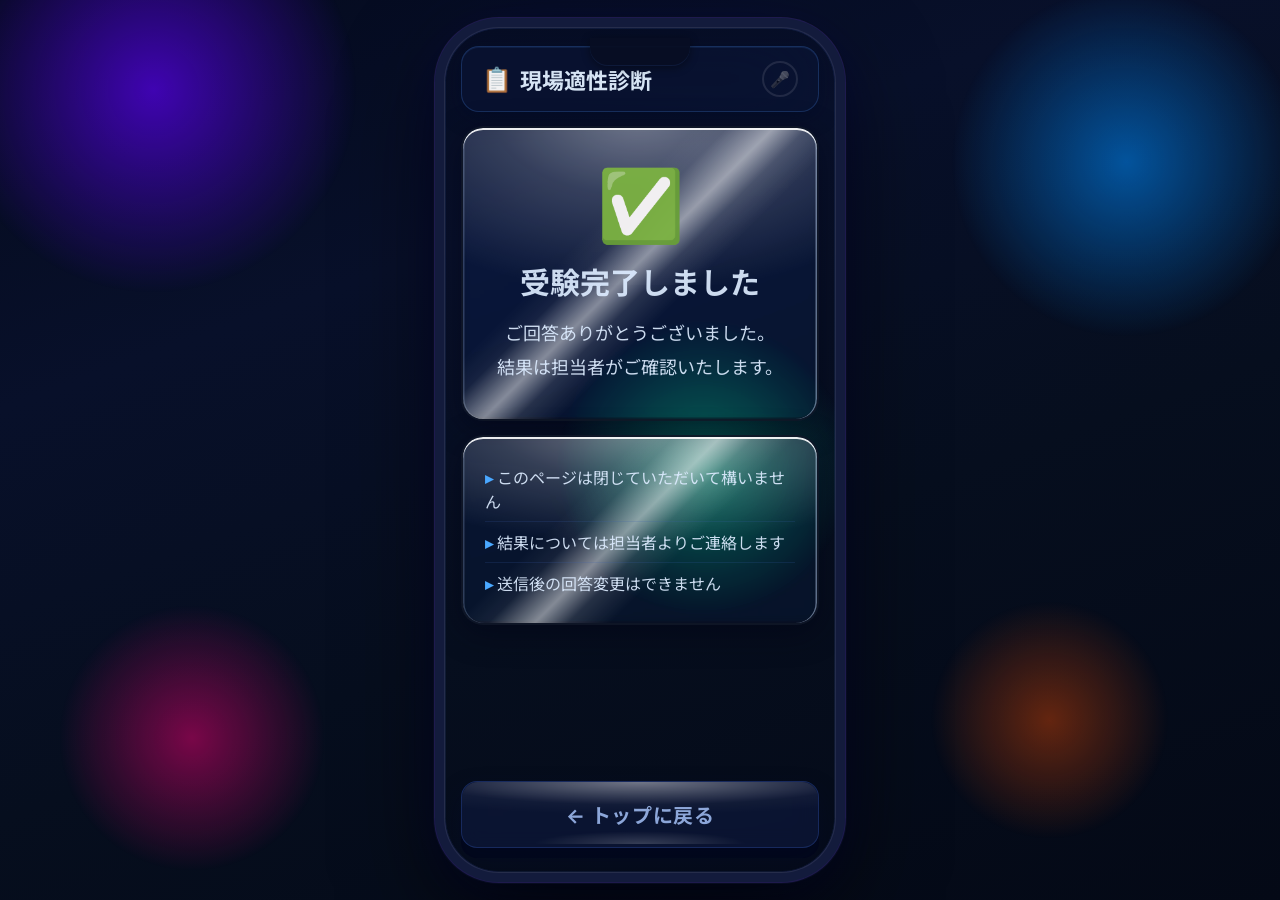
<file: complete.html>
<!DOCTYPE html>
<html lang="ja">
<head>
<meta charset="UTF-8">
<meta name="viewport" content="width=device-width, initial-scale=1.0, maximum-scale=1.0">
<title>現場適性診断 - 受験完了</title>
<link rel="preconnect" href="https://fonts.googleapis.com">
<link rel="preconnect" href="https://fonts.gstatic.com" crossorigin>
<link href="https://fonts.googleapis.com/css2?family=Noto+Sans+JP:wght@400;500;700;800;900&display=swap" rel="stylesheet">
<link rel="stylesheet" href="css/glass.css">
<style>
.glass{
  background:rgba(160,200,255,0.03)!important;
  backdrop-filter:blur(4px) saturate(140%)!important;
  -webkit-backdrop-filter:blur(4px) saturate(140%)!important;
  border:2px solid rgba(15,22,38,0.88)!important;
  box-shadow:
    0 8px 32px rgba(0,0,20,0.45),
    inset 0 2px 0 rgba(255,255,255,0.90),
    inset -1.5px 0 0 rgba(200,225,255,0.45),
    inset 1.5px 0 0 rgba(180,215,255,0.22),
    inset 0 -1.5px 0 rgba(10,15,30,0.50)!important;
}
.glass h1,.glass p,.glass li{color:rgba(220,235,255,0.92)!important;}
</style>
</head>
<body>

<div class="phone" style="justify-content:center">

  <div class="topbar">
    <span class="logo-wrap"><span class="ic">📋</span>現場適性診断</span>
    <button class="bgm-toggle" id="bgm-btn" onclick="toggleBGM()" type="button">🎤</button>
  </div>

  <div class="glass green pad done">
    <div class="ic">✅</div>
    <h1>受験完了しました</h1>
    <p>ご回答ありがとうございました。<br>結果は担当者がご確認いたします。</p>
  </div>

  <div class="glass pad">
    <ul class="info-list">
      <li>このページは閉じていただいて構いません</li>
      <li>結果については担当者よりご連絡します</li>
      <li>送信後の回答変更はできません</li>
    </ul>
  </div>

  <div class="navbar">
    <button class="btn3d ghost" style="flex:1" onclick="goHome()">← トップに戻る</button>
  </div>

</div>

<style>
.bgm-toggle{background:none;border:2px solid rgba(255,255,255,.25);border-radius:50%;width:36px;height:36px;font-size:16px;cursor:pointer;filter:grayscale(1);opacity:.4;transition:all .2s;flex-shrink:0;margin-left:auto;}
.bgm-toggle.active{filter:grayscale(0);opacity:1;border-color:rgba(0,200,255,.6);box-shadow:0 0 8px rgba(0,200,255,.3);}
</style>
<script src="js/sound.js"></script>
<script>
function goHome(){ Sound.back(); setTimeout(() => { window.location.href = 'index.html'; }, 200); }
function toggleBGM(){
  var label = Sound.bgmCycle();
  var btn = document.getElementById('bgm-btn');
  if(label){ btn.classList.add('active'); btn.title = label; }
  else { btn.classList.remove('active'); btn.title = 'BGM OFF'; }
}
Sound.bgmResume();
if(Sound.bgmIsOn()) document.getElementById('bgm-btn').classList.add('active');
</script>
</body>
</html>
</file>
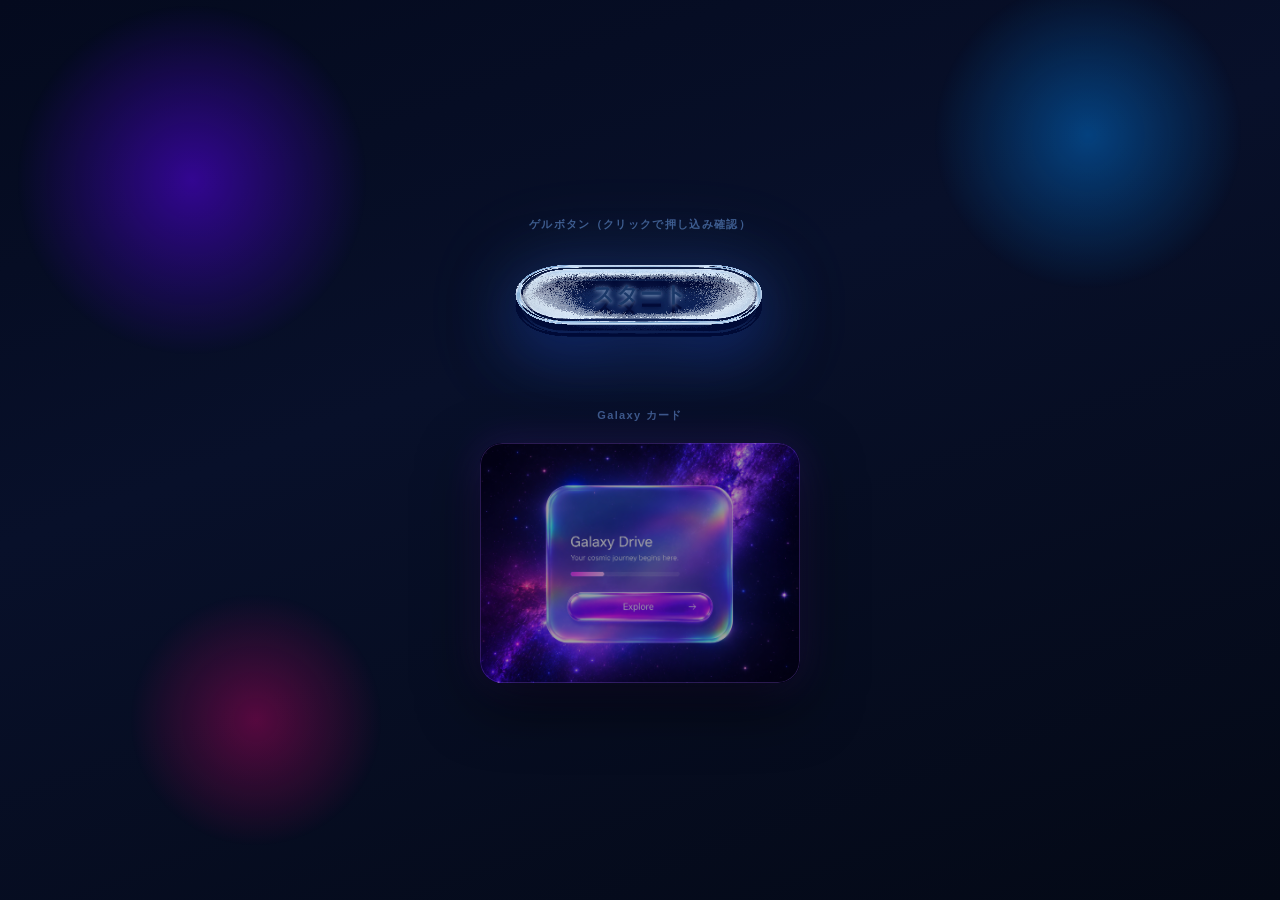
<file: preview-assets.html>
<!DOCTYPE html>
<html lang="ja">
<head>
<meta charset="UTF-8">
<meta name="viewport" content="width=device-width, initial-scale=1">
<title>素材プレビュー</title>
<style>
* { box-sizing: border-box; margin: 0; padding: 0; }
body {
  background: linear-gradient(160deg, #040a1e 0%, #08102a 40%, #040916 100%);
  min-height: 100vh;
  display: flex;
  flex-direction: column;
  align-items: center;
  justify-content: center;
  gap: 60px;
  padding: 40px 24px;
  font-family: 'Inter', 'Noto Sans JP', sans-serif;
}
body::before {
  content: "";
  position: fixed; inset: 0; z-index: 0; pointer-events: none;
  background:
    radial-gradient(circle 250px at 15% 20%, rgba(95,0,255,0.50), transparent 70%),
    radial-gradient(circle 220px at 85% 15%, rgba(0,140,255,0.40), transparent 70%),
    radial-gradient(circle 180px at 20% 80%, rgba(235,0,115,0.35), transparent 70%);
}
section {
  position: relative; z-index: 1;
  display: flex; flex-direction: column; align-items: center; gap: 20px;
}
h2 {
  font-size: 11px; letter-spacing: .12em;
  color: rgba(100,145,210,0.6); font-weight: 600; text-align: center;
}

/* ── ゲルボタン ── */
.btn-wrap {
  position: relative;
  width: 300px; height: 96px;
  cursor: pointer;
  transition: transform .08s cubic-bezier(.2,.8,.2,1), filter .08s;
  transform: translateY(-5px);
  filter: drop-shadow(0 12px 0 rgba(0,8,50,0.85)) drop-shadow(0 18px 32px rgba(10,50,180,0.55)) drop-shadow(0 0 40px rgba(100,180,255,0.20));
  user-select: none;
}
.btn-wrap:hover {
  transform: translateY(-8px);
  filter: drop-shadow(0 14px 0 rgba(0,8,50,0.85)) drop-shadow(0 22px 36px rgba(10,50,180,0.65)) drop-shadow(0 0 50px rgba(100,180,255,0.28));
}
.btn-wrap:active {
  transform: translateY(5px) !important;
  filter: drop-shadow(0 2px 0 rgba(0,8,50,0.90)) drop-shadow(0 4px 12px rgba(10,50,180,0.40)) drop-shadow(0 0 20px rgba(100,180,255,0.12)) brightness(0.88) !important;
}
#btn-canvas {
  width: 100%; height: 100%;
  display: block;
}
.btn-label {
  position: absolute; inset: 0;
  display: flex; align-items: center; justify-content: center;
  font-size: 22px; font-weight: 800;
  color: #1a3868;
  letter-spacing: .06em;
  pointer-events: none;
  text-shadow: 0 1px 4px rgba(200,225,255,0.70), 0 0 12px rgba(140,200,255,0.40);
}

/* ── Galaxyカード ── */
.card-outer {
  width: 320px; border-radius: 22px; overflow: hidden;
  position: relative;
  box-shadow: 0 20px 60px rgba(0,0,0,0.65), 0 0 40px rgba(120,60,255,0.22);
}
.card-outer img { width: 100%; display: block; }
.card-overlay {
  position: absolute; inset: 0;
  background: rgba(5, 3, 20, 0.38);
  backdrop-filter: saturate(140%);
  -webkit-backdrop-filter: saturate(140%);
  border-radius: 22px;
  border: 1px solid rgba(160,100,255,0.25);
}
</style>
</head>
<body>

<section>
  <h2>ゲルボタン（クリックで押し込み確認）</h2>
  <div class="btn-wrap" id="btnWrap">
    <canvas id="btn-canvas"></canvas>
    <span class="btn-label">スタート</span>
  </div>
</section>

<section>
  <h2>Galaxy カード</h2>
  <div class="card-outer">
    <img src="images/card-galaxy.png" alt="Galaxyカード">
    <div class="card-overlay"></div>
  </div>
</section>

<canvas id="work" style="display:none;"></canvas>

<script>
const img = new Image();
img.src = 'images/btn-glass-topdown.png';
img.onload = function() {
  const work = document.getElementById('work');
  work.width = img.naturalWidth;
  work.height = img.naturalHeight;
  const ctx = work.getContext('2d');
  ctx.drawImage(img, 0, 0);

  const data = ctx.getImageData(0, 0, work.width, work.height);
  const px = data.data;
  for (let i = 0; i < px.length; i += 4) {
    const r = px[i], g = px[i+1], b = px[i+2];
    const brightness = (r + g + b) / 3;
    const saturation = Math.max(r,g,b) - Math.min(r,g,b);
    if (brightness > 235 && saturation < 20) {
      px[i+3] = 0;
    } else if (brightness > 215 && saturation < 28) {
      px[i+3] = Math.round(((255 - brightness) / 40) * 255);
    }
  }
  ctx.putImageData(data, 0, 0);

  const out = document.getElementById('btn-canvas');
  out.width = img.naturalWidth;
  out.height = img.naturalHeight;
  out.getContext('2d').drawImage(work, 0, 0);
};

document.getElementById('btnWrap').addEventListener('mousedown', function() {
  this.style.transform = 'translateY(5px)';
  this.style.filter = 'drop-shadow(0 2px 0 rgba(0,8,50,0.90)) drop-shadow(0 4px 12px rgba(10,50,180,0.40)) brightness(0.88)';
});
document.getElementById('btnWrap').addEventListener('mouseup', function() {
  this.style.transform = '';
  this.style.filter = '';
});
</script>
</body>
</html>
</file>
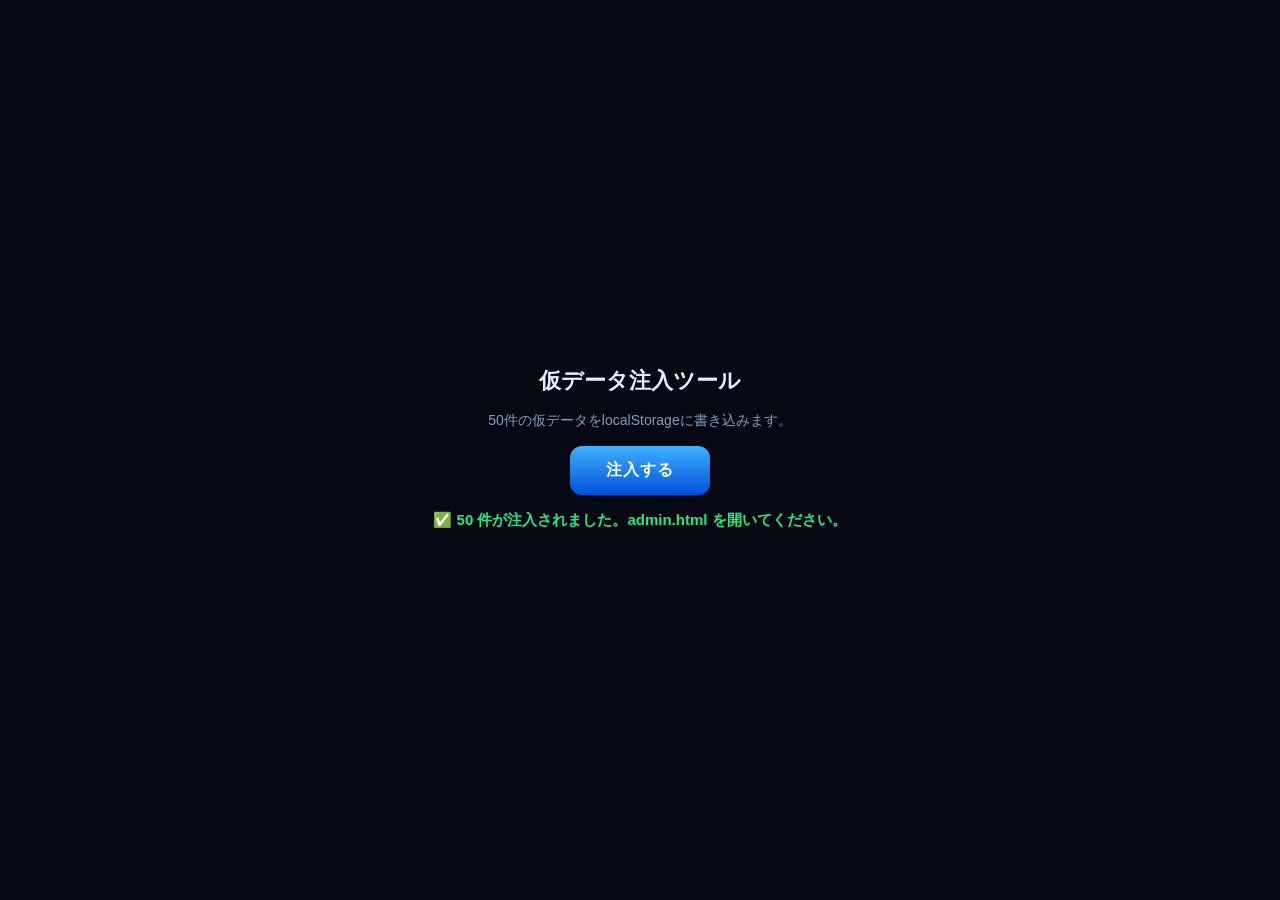
<file: seed.html>
<!DOCTYPE html>
<html lang="ja">
<head>
<meta charset="UTF-8">
<title>仮データ注入</title>
<style>
body{font-family:sans-serif;background:#060914;color:#e0f0ff;display:flex;flex-direction:column;align-items:center;justify-content:center;height:100vh;margin:0;gap:16px;}
h2{font-size:22px;margin:0;}
p{color:rgba(180,220,255,.7);margin:0;font-size:14px;}
button{padding:14px 36px;font-size:16px;font-weight:700;border:none;border-radius:12px;cursor:pointer;background:linear-gradient(180deg,#40b0ff,#0050d8);color:#fff;letter-spacing:.06em;}
button:hover{opacity:.85;}
#msg{font-size:15px;font-weight:700;color:#22e880;min-height:24px;}
</style>
</head>
<body>
<h2>仮データ注入ツール</h2>
<p>50件の仮データをlocalStorageに書き込みます。</p>
<button onclick="run()">注入する</button>
<div id="msg"></div>
<script src="data/seed.js"></script>
<script>
function run(){
  const n = (function(){
    // seed.js は即時実行済みなので再実行はしない。件数だけ確認。
    const d = JSON.parse(localStorage.getItem('shindan_results')||'[]');
    return d.length;
  })();
  document.getElementById('msg').textContent = n > 0
    ? '✅ ' + n + ' 件が注入されました。admin.html を開いてください。'
    : '⚠ 注入に失敗しました。コンソールを確認してください。';
}
// 自動実行
window.onload = run;
</script>
</body>
</html>
</file>
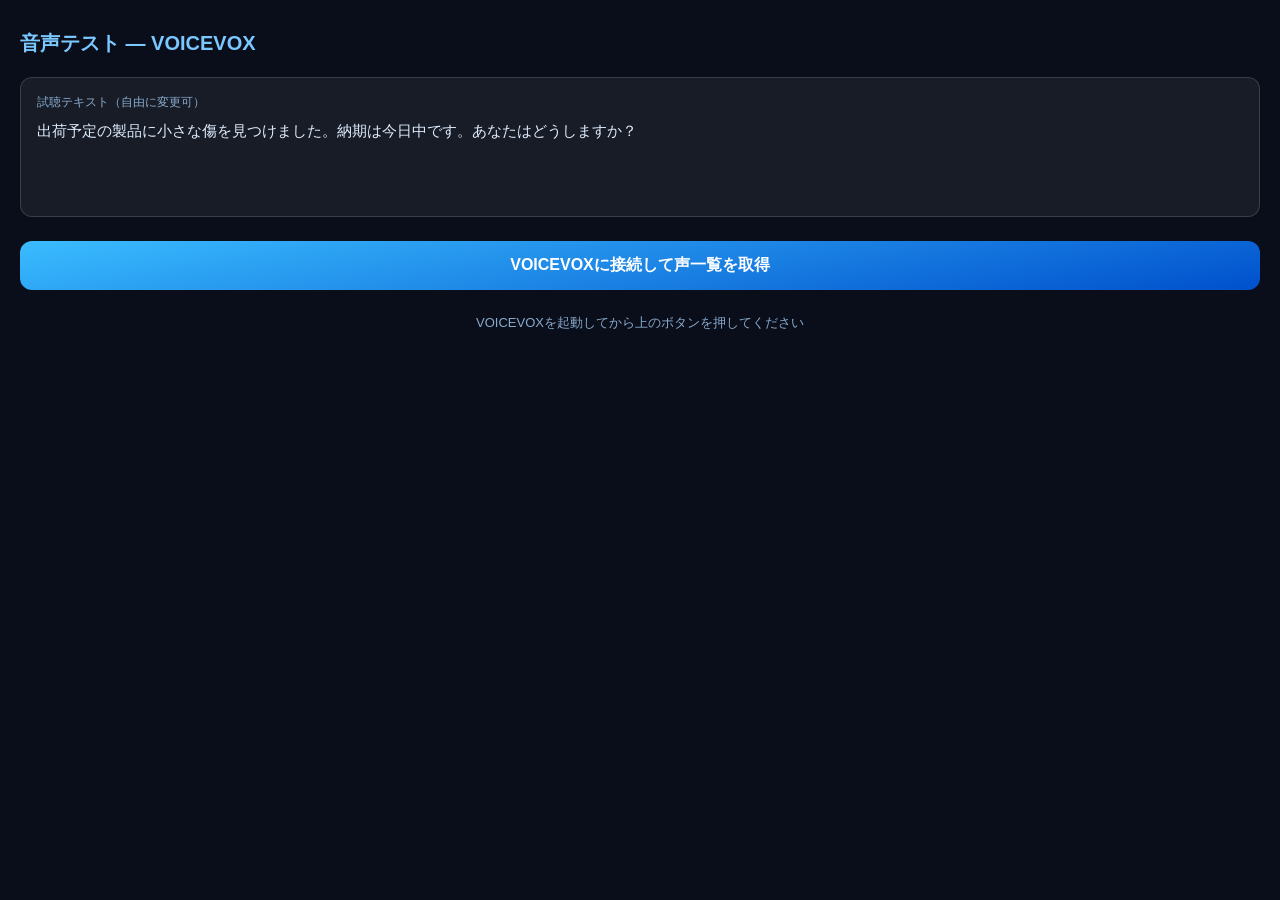
<file: voice-test.html>
<!DOCTYPE html>
<html lang="ja">
<head>
<meta charset="UTF-8">
<meta name="viewport" content="width=device-width, initial-scale=1.0">
<title>音声テスト</title>
<style>
* { box-sizing: border-box; margin: 0; padding: 0; }
body {
  background: #0a0e1a;
  color: #e0eeff;
  font-family: 'Noto Sans JP', sans-serif;
  min-height: 100vh;
  padding: 30px 20px;
}
h1 { font-size: 20px; margin-bottom: 20px; color: #7ac8ff; }
.text-area {
  background: rgba(255,255,255,.06);
  border: 1.5px solid rgba(255,255,255,.15);
  border-radius: 12px;
  padding: 16px;
  margin-bottom: 24px;
}
.text-area label { font-size: 12px; color: #88aacc; margin-bottom: 8px; display: block; }
.text-area textarea {
  width: 100%; background: none; border: none; color: #e0eeff;
  font-size: 15px; resize: none; outline: none; line-height: 1.7;
}
.fetch-btn {
  display: block; width: 100%; padding: 14px;
  background: linear-gradient(170deg,#3abcff,#0050cc);
  border: none; border-radius: 12px; color: white;
  font-size: 16px; font-weight: 700; cursor: pointer; margin-bottom: 24px;
}
.fetch-btn:disabled { opacity: .4; cursor: default; }
.status { text-align: center; color: #88aacc; font-size: 13px; margin-bottom: 16px; }
.voice-grid { display: flex; flex-direction: column; gap: 10px; }
.voice-card {
  background: rgba(255,255,255,.05);
  border: 1.5px solid rgba(255,255,255,.12);
  border-radius: 14px;
  padding: 14px 16px;
  display: flex; align-items: center; gap: 14px;
  cursor: pointer; transition: all .2s;
}
.voice-card:hover { background: rgba(255,255,255,.09); border-color: rgba(100,200,255,.3); }
.voice-card.playing { border-color: rgba(30,180,255,.8); background: rgba(30,180,255,.1); }
.voice-card.rec { border-color: rgba(100,200,255,.3); }
.rec-badge {
  font-size: 10px; background: rgba(30,180,255,.25);
  border: 1px solid rgba(30,180,255,.4);
  border-radius: 6px; padding: 2px 7px; color: #7ac8ff; white-space: nowrap;
}
.voice-name { font-size: 15px; font-weight: 700; flex: 1; }
.voice-style { font-size: 12px; color: #88aacc; }
.play-icon {
  width: 36px; height: 36px; border-radius: 50%;
  background: rgba(30,180,255,.2); border: 1.5px solid rgba(30,180,255,.4);
  display: flex; align-items: center; justify-content: center;
  flex-shrink: 0; font-size: 14px;
}
.voice-card.playing .play-icon { background: rgba(30,180,255,.4); }
</style>
</head>
<body>
<h1>音声テスト — VOICEVOX</h1>

<div class="text-area">
  <label>試聴テキスト（自由に変更可）</label>
  <textarea id="test-text" rows="3">出荷予定の製品に小さな傷を見つけました。納期は今日中です。あなたはどうしますか？</textarea>
</div>

<button class="fetch-btn" id="fetch-btn" onclick="fetchSpeakers()">VOICEVOXに接続して声一覧を取得</button>
<div class="status" id="status">VOICEVOXを起動してから上のボタンを押してください</div>
<div class="voice-grid" id="voice-grid"></div>

<script>
const RECOMMENDED = ['春日部つむぎ','四国めたん','WhiteCUL','雨晴はう','冥鳴ひまり'];
let currentAudio = null;
let currentCard = null;

async function fetchSpeakers() {
  const btn = document.getElementById('fetch-btn');
  const status = document.getElementById('status');
  btn.disabled = true;
  status.textContent = '接続中...';
  try {
    const res = await fetch('http://localhost:50021/speakers');
    const speakers = await res.json();
    renderVoices(speakers);
    status.textContent = `${speakers.length}キャラクター取得完了。声をタップして試聴できます。`;
  } catch(e) {
    status.textContent = 'VOICEVOXに接続できません。起動しているか確認してください。';
    btn.disabled = false;
  }
}

function renderVoices(speakers) {
  const grid = document.getElementById('voice-grid');
  grid.innerHTML = '';

  // おすすめを先に表示
  const rec = speakers.filter(s => RECOMMENDED.includes(s.name));
  const rest = speakers.filter(s => !RECOMMENDED.includes(s.name));
  const ordered = [...rec, ...rest];

  ordered.forEach(speaker => {
    speaker.styles.forEach(style => {
      const isRec = RECOMMENDED.includes(speaker.name) && style.name === 'ノーマル';
      const card = document.createElement('div');
      card.className = 'voice-card' + (isRec ? ' rec' : '');
      card.innerHTML = `
        <div class="play-icon">▶</div>
        <div style="flex:1">
          <div class="voice-name">${speaker.name}</div>
          <div class="voice-style">${style.name}</div>
        </div>
        ${isRec ? '<span class="rec-badge">おすすめ</span>' : ''}
      `;
      card.onclick = () => playVoice(style.id, card);
      grid.appendChild(card);
    });
  });
}

async function playVoice(speakerId, card) {
  if (currentAudio) { currentAudio.pause(); currentAudio = null; }
  if (currentCard) currentCard.classList.remove('playing');
  card.classList.add('playing');
  currentCard = card;
  const text = document.getElementById('test-text').value;
  try {
    const qRes = await fetch(`http://localhost:50021/audio_query?text=${encodeURIComponent(text)}&speaker=${speakerId}`, { method: 'POST' });
    const query = await qRes.json();
    const sRes = await fetch(`http://localhost:50021/synthesis?speaker=${speakerId}`, {
      method: 'POST',
      headers: { 'Content-Type': 'application/json' },
      body: JSON.stringify(query)
    });
    const blob = await sRes.blob();
    const url = URL.createObjectURL(blob);
    const audio = new Audio(url);
    currentAudio = audio;
    audio.onended = () => { card.classList.remove('playing'); currentAudio = null; };
    audio.play();
  } catch(e) {
    card.classList.remove('playing');
  }
}
</script>
</body>
</html>
</file>
<file: css/glass.css>
/* ============================================================
   カラフル ガラス テーマ — 4色ABCD・アニメ光沢
   ============================================================ */
@import url('https://fonts.googleapis.com/css2?family=Inter:wght@300;400;500;600;700&display=swap');

:root {
  --txt: rgba(225, 240, 255, 0.95);
  --txt-dim: rgba(170, 200, 255, 0.82);
  --txt-mute: rgba(100, 145, 210, 0.65);
  --glass-bg: rgba(12, 22, 55, 0.62);
  --glass-border: rgba(80, 150, 255, 0.25);
  --glass-shadow: 0 8px 32px rgba(0, 10, 40, 0.55);
  --accent: #4aa8ff;
  --accent-soft: rgba(74, 168, 255, 0.15);
  /* ABCD 4色 */
  --col-a: #4aa8ff;
  --col-b: #22e880;
  --col-c: #ffb840;
  --col-d: #ff6090;
}

* { box-sizing: border-box; margin: 0; padding: 0; -webkit-tap-highlight-color: transparent; }
html { height: 100%; }

body {
  color: var(--txt);
  font-family: 'Inter', 'Noto Sans JP', 'Hiragino Kaku Gothic ProN', sans-serif;
  min-height: 100vh;
  display: flex; flex-direction: column; align-items: center;
  background: linear-gradient(160deg, #040a1e 0%, #08102a 30%, #060e1e 60%, #040916 100%);
}

body::before {
  content: "";
  position: fixed; inset: 0; z-index: 0; pointer-events: none;
  background:
    radial-gradient(circle 290px at 12% 10%,  rgba(95,  0, 255, 0.65), transparent 70%),
    radial-gradient(circle 250px at 88% 18%,  rgba( 0,140, 255, 0.55), transparent 70%),
    radial-gradient(circle 210px at 55% 52%,  rgba( 0,200, 150, 0.42), transparent 70%),
    radial-gradient(circle 190px at 15% 82%,  rgba(235,  0, 115, 0.50), transparent 70%),
    radial-gradient(circle 170px at 82% 80%,  rgba(255, 80,   0, 0.38), transparent 70%);
}
body::after { display: none; }

.phone {
  width: 100%; max-width: 430px; flex: 1;
  display: flex; flex-direction: column; gap: 14px;
  position: relative; z-index: 1;
  padding: 18px 16px calc(20px + env(safe-area-inset-bottom));
}

/* ── ガラスカード ── */
.glass {
  border-radius: 22px; position: relative; overflow: hidden; flex-shrink: 0;
  background: var(--glass-bg);
  -webkit-backdrop-filter: blur(40px) saturate(160%);
          backdrop-filter: blur(40px) saturate(160%);
  border: 1px solid var(--glass-border);
  box-shadow: var(--glass-shadow), inset 0 1px 0 rgba(80, 150, 255, 0.12);
}
.glass::before {
  content: ""; position: absolute; top: 0; left: 0; right: 0; height: 54%;
  background: radial-gradient(ellipse 90% 115% at 50% -10%,
    rgba(255,255,255,.44) 0%, rgba(255,255,255,.18) 46%, transparent 100%);
  border-radius: inherit; z-index: 0; pointer-events: none;
}
.glass::after {
  content: "";
  position: absolute;
  top: 50%; left: 50%;
  transform: translate(-50%, -50%) rotate(45deg);
  width: 42%; height: 480%;
  background: linear-gradient(90deg,
    transparent 6%,
    rgba(255,255,255,.06) 22%,
    rgba(255,255,255,.50) 44%,
    rgba(255,255,255,.12) 60%,
    transparent 80%);
  pointer-events: none; z-index: 0;
}
.sh2 {
  position: absolute !important; pointer-events: none !important; z-index: 0 !important;
  top: 50%; left: 62%;
  transform: translate(-50%, -50%) rotate(45deg);
  width: 38%; height: 480%;
  background: linear-gradient(90deg,
    transparent 8%,
    rgba(255,255,255,.04) 30%,
    rgba(255,255,255,.24) 50%,
    rgba(255,255,255,.04) 70%,
    transparent 92%);
}
.glass > * { position: relative; z-index: 1; }
.glass.green {
  background: rgba(10, 20, 52, 0.68);
  border-color: rgba(60, 120, 220, 0.25);
}
.pad { padding: 20px 22px; }

/* ── トップバー ── */
.topbar {
  display: flex; align-items: center; justify-content: space-between; gap: 10px; flex-shrink: 0;
  background: rgba(10, 20, 52, 0.72);
  -webkit-backdrop-filter: blur(40px); backdrop-filter: blur(40px);
  border: 1px solid rgba(80, 150, 255, 0.22);
  border-radius: 18px; padding: 14px 20px;
  box-shadow: 0 4px 20px rgba(0, 10, 40, 0.5), inset 0 1px 0 rgba(80, 150, 255, 0.10);
}
.logo-wrap {
  display: inline-flex; align-items: center; gap: 8px;
  color: var(--txt); font-weight: 700; font-size: 22px;
}
.logo-wrap .ic { font-size: 24px; }
.who { font-size: 15px; color: var(--txt-dim); text-align: right; line-height: 1.45; }
.who b { color: var(--txt); font-weight: 700; }
.ghost-link {
  display: inline-flex; align-items: center; gap: 5px; text-decoration: none;
  font-size: 15px; font-weight: 600; color: var(--txt-dim);
  padding: 10px 18px; border-radius: 999px;
  background: rgba(255, 255, 255, 0.05); border: 1px solid rgba(80, 140, 255, 0.2);
  -webkit-backdrop-filter: blur(10px); backdrop-filter: blur(10px);
}

/* ── タイトル ── */
.hero { text-align: center; padding: 26px 18px 22px; }
.hero .ic { font-size: 52px; }
.hero h1 {
  font-size: 32px; font-weight: 700; letter-spacing: .02em; margin-top: 10px;
  color: var(--txt);
}
.hero-sub {
  display: inline-block; font-size: 15px; font-weight: 600; letter-spacing: .08em;
  color: var(--txt-dim); margin-top: 6px; margin-bottom: 4px;
  padding: 6px 20px; border-radius: 999px;
  background: rgba(255, 255, 255, 0.06); border: 1px solid rgba(80, 140, 255, 0.2);
}
.hero p { font-size: 16px; color: var(--txt-dim); margin-top: 8px; letter-spacing: .03em; }

/* ── 進捗カード ── */
.prog .num-row { display: flex; justify-content: space-between; align-items: center; margin-bottom: 12px; }
.prog .plbl {
  font-size: 14px; font-weight: 600; color: var(--txt-mute); letter-spacing: .06em; margin-bottom: 4px;
}
.prog .big {
  font-size: 68px; line-height: .9; font-weight: 300; letter-spacing: -.03em;
  color: #ffffff;
}
.prog .big small { font-size: 26px; font-weight: 400; color: rgba(255,255,255,.75); }

/* 円形プログレス */
.prog .ring-wrap {
  position: relative; width: 90px; height: 90px;
  display: flex; align-items: center; justify-content: center;
}
.prog .ring-svg { width: 90px; height: 90px; transform: rotate(-90deg); }
.prog .ring-track { fill: none; stroke: rgba(50, 90, 170, 0.3); stroke-width: 5; }
.prog .ring-fill {
  fill: none; stroke: var(--accent); stroke-width: 5; stroke-linecap: round;
  transition: stroke-dashoffset .4s;
  filter: drop-shadow(0 0 6px rgba(74, 168, 255, 0.55));
}
.prog .ring-text {
  position: absolute; inset: 0;
  display: flex; flex-direction: column; align-items: center; justify-content: center;
}
.prog .ring-num { font-size: 21px; font-weight: 600; color: var(--txt); line-height: 1; }
.prog .ring-num .ring-slash { font-size: 15px; color: var(--txt-mute); margin: 0 1px; }
.prog .ring-num .ring-tot  { font-size: 15px; color: var(--txt-mute); }
.prog .ring-label { font-size: 11px; color: var(--txt-mute); font-weight: 500; margin-top: 2px; }

.prog .timer-wrap { text-align: right; }
.prog .timer-label {
  font-size: 12px; color: var(--txt-mute); font-weight: 500;
  display: flex; align-items: center; justify-content: flex-end; gap: 4px; margin-bottom: 2px;
}
.prog .timer-big {
  font-size: 34px; font-weight: 300; color: #6bc4ff; letter-spacing: -.01em;
  font-variant-numeric: tabular-nums;
}

/* セグメントバー */
.segbar { display: flex; gap: 3px; align-items: center; }
.seg {
  flex: 1; height: 10px; border-radius: 3px;
  background: rgba(35, 65, 140, 0.35);
}
.seg.on {
  background: linear-gradient(180deg, #5ab4ff, #3a8fff);
  box-shadow: 0 0 6px rgba(58, 143, 255, 0.45);
}
.seg.on.latest {
  background: linear-gradient(180deg, #82d4ff, #4aa8ff);
  box-shadow: 0 0 14px rgba(74, 168, 255, 0.65);
}
.chapter-tag {
  display: inline-block; font-size: 14px; font-weight: 600; color: var(--txt);
  padding: 5px 16px; border-radius: 999px;
  background: rgba(35, 75, 165, 0.4); border: 1px solid rgba(80, 140, 255, 0.3);
}
.timer { font-size: 14px; color: var(--txt-mute); font-weight: 500; font-variant-numeric: tabular-nums; }

/* ── 設問カード ── */
.qhead { display: flex; align-items: center; gap: 14px; margin-bottom: 14px; }
.qbadge {
  display: inline-flex; align-items: center; justify-content: center;
  min-width: 58px; height: 58px; padding: 0 14px; border-radius: 50%;
  font-size: 22px; font-weight: 700; letter-spacing: .02em;
  color: var(--accent);
  background: rgba(74, 168, 255, 0.12); border: 2px solid rgba(74, 168, 255, 0.35);
  box-shadow: 0 0 18px rgba(74, 168, 255, 0.18);
}
.qtext { font-size: 20px; line-height: 1.75; font-weight: 600; color: var(--txt); }

/* ── 選択肢（4色ABCD）── */
.opts { display: flex; flex-direction: column; gap: 12px; margin-top: 16px; }
.opt {
  display: flex; align-items: center; gap: 14px; width: 100%; text-align: left;
  padding: 16px 18px; border-radius: 18px; cursor: pointer; position: relative; font: inherit;
  transition: transform .07s, box-shadow .07s, background .2s, border-color .2s;
  background: rgba(14, 26, 62, 0.65);
  -webkit-backdrop-filter: blur(20px); backdrop-filter: blur(20px);
  border: 1.5px solid rgba(55, 95, 195, 0.22);
  box-shadow: 0 6px 0 rgba(0,5,30,.58), 0 8px 20px rgba(0,10,45,.40), inset 0 1px 0 rgba(80,140,255,.06);
  transform: translateY(-3px);
  user-select: none; -webkit-user-select: none;
}
.opt::before {
  content: ""; position: absolute; top: 0; left: 0; right: 0; bottom: 0;
  background: radial-gradient(ellipse 90% 42% at 50% 0%,
    rgba(255,255,255,.10) 0%, rgba(255,255,255,.04) 50%, transparent 100%);
  border-radius: inherit; pointer-events: none; z-index: 0;
}
.opt:active { transform: scale(.985) translateY(4px) !important; box-shadow: 0 1px 0 rgba(20,20,25,.75), 0 3px 8px rgba(15,15,20,.40) !important; }
.opt .b {
  flex-shrink: 0; width: 44px; height: 44px; border-radius: 50%;
  display: flex; align-items: center; justify-content: center;
  font-size: 19px; font-weight: 800; z-index: 1;
  position: relative; overflow: hidden;
  background: rgba(35, 65, 145, 0.4); border: 2px solid rgba(75, 125, 220, 0.3);
  color: var(--txt-dim);
}
/* ガラスバブル楕円ハイライト */
.opt .b::before {
  content: ""; position: absolute; top: 0; left: 0; right: 0; bottom: 0;
  background: radial-gradient(ellipse 80% 55% at 50% 0%,
    rgba(255,255,255,.60) 0%, rgba(255,255,255,.24) 40%,
    rgba(255,255,255,.03) 70%, transparent 100%);
  border-radius: inherit; pointer-events: none;
}
.opt .t {
  position: relative; z-index: 1;
  font-size: 18px; line-height: 1.55; font-weight: 500; color: var(--txt);
}

/* ── A: ブルー ── */
.opt[data-k="0"] { border-color: rgba(74, 168, 255, 0.28); box-shadow: 0 6px 0 rgba(0,18,100,.60), 0 8px 20px rgba(0,10,45,.40), inset 0 1px 0 rgba(74,168,255,.08); }
.opt[data-k="0"] .b { background: rgba(74, 168, 255, 0.22); border-color: rgba(74, 168, 255, 0.55); color: var(--col-a); }
.opt[data-k="0"].sel {
  background: rgba(74, 168, 255, 0.14); border-color: rgba(74, 168, 255, 0.70);
  box-shadow: 0 0 28px rgba(74, 168, 255, 0.28), 0 4px 16px rgba(0, 10, 45, 0.35), inset 0 1px 0 rgba(74,168,255,.15);
}
.opt[data-k="0"].sel .b {
  background: linear-gradient(180deg, #68c8ff 0%, #2a80e8 40%, #1260c8 75%, #0838a0 100%);
  border-color: #4aa8ff; color: #fff; box-shadow: 0 0 22px rgba(74, 168, 255, 0.70);
}
.opt[data-k="0"].sel::after { background-color: #4aa8ff; box-shadow: 0 0 16px rgba(74,168,255,.60); }

/* ── B: グリーン ── */
.opt[data-k="1"] { border-color: rgba(34, 232, 128, 0.28); box-shadow: 0 6px 0 rgba(0,70,35,.60), 0 8px 20px rgba(0,10,45,.40), inset 0 1px 0 rgba(34,232,128,.08); }
.opt[data-k="1"] .b { background: rgba(34, 232, 128, 0.20); border-color: rgba(34, 232, 128, 0.55); color: var(--col-b); }
.opt[data-k="1"].sel {
  background: rgba(34, 232, 128, 0.11); border-color: rgba(34, 232, 128, 0.70);
  box-shadow: 0 0 28px rgba(34, 232, 128, 0.24), 0 4px 16px rgba(0, 10, 45, 0.35), inset 0 1px 0 rgba(34,232,128,.12);
}
.opt[data-k="1"].sel .b {
  background: linear-gradient(180deg, #50f098 0%, #18c068 40%, #0ea050 75%, #087838 100%);
  border-color: #22e880; color: #fff; box-shadow: 0 0 22px rgba(34, 232, 128, 0.65);
}
.opt[data-k="1"].sel::after { background-color: #22e880; box-shadow: 0 0 16px rgba(34,232,128,.60); }

/* ── C: アンバー ── */
.opt[data-k="2"] { border-color: rgba(255, 184, 64, 0.28); box-shadow: 0 6px 0 rgba(100,55,0,.60), 0 8px 20px rgba(0,10,45,.40), inset 0 1px 0 rgba(255,184,64,.08); }
.opt[data-k="2"] .b { background: rgba(255, 184, 64, 0.20); border-color: rgba(255, 184, 64, 0.55); color: var(--col-c); }
.opt[data-k="2"].sel {
  background: rgba(255, 184, 64, 0.11); border-color: rgba(255, 184, 64, 0.70);
  box-shadow: 0 0 28px rgba(255, 184, 64, 0.24), 0 4px 16px rgba(0, 10, 45, 0.35), inset 0 1px 0 rgba(255,184,64,.12);
}
.opt[data-k="2"].sel .b {
  background: linear-gradient(180deg, #ffc860 0%, #e09020 40%, #c07010 75%, #9a5008 100%);
  border-color: #ffb840; color: #fff; box-shadow: 0 0 22px rgba(255, 184, 64, 0.65);
}
.opt[data-k="2"].sel::after { background-color: #ffb840; box-shadow: 0 0 16px rgba(255,184,64,.60); }

/* ── D: ピンク ── */
.opt[data-k="3"] { border-color: rgba(255, 96, 144, 0.28); box-shadow: 0 6px 0 rgba(100,0,45,.60), 0 8px 20px rgba(0,10,45,.40), inset 0 1px 0 rgba(255,96,144,.08); }
.opt[data-k="3"] .b { background: rgba(255, 96, 144, 0.20); border-color: rgba(255, 96, 144, 0.55); color: var(--col-d); }
.opt[data-k="3"].sel {
  background: rgba(255, 96, 144, 0.11); border-color: rgba(255, 96, 144, 0.70);
  box-shadow: 0 0 28px rgba(255, 96, 144, 0.24), 0 4px 16px rgba(0, 10, 45, 0.35), inset 0 1px 0 rgba(255,96,144,.12);
}
.opt[data-k="3"].sel .b {
  background: linear-gradient(180deg, #ff80b8 0%, #e04080 40%, #c02060 75%, #9a1050 100%);
  border-color: #ff6090; color: #fff; box-shadow: 0 0 22px rgba(255, 96, 144, 0.65);
}
.opt[data-k="3"].sel::after { background-color: #ff6090; box-shadow: 0 0 16px rgba(255,96,144,.60); }

/* 全選択チェックマーク */
.opt.sel::after {
  content: ""; position: absolute; right: 16px; top: 50%; transform: translateY(-50%);
  width: 30px; height: 30px; border-radius: 50%;
  background-image: url("data:image/svg+xml,%3Csvg xmlns='http://www.w3.org/2000/svg' viewBox='0 0 24 24' fill='none' stroke='white' stroke-width='3' stroke-linecap='round' stroke-linejoin='round'%3E%3Cpath d='M5 13l4 4L19 7'/%3E%3C/svg%3E");
  background-size: 16px; background-repeat: no-repeat; background-position: center;
}
.opt.sel .t { color: var(--txt); font-weight: 600; }

/* ── スイッチ ── */
.sw-label { font-size: 14px; font-weight: 600; color: var(--txt-dim); letter-spacing: .06em; margin-bottom: 8px; }
.seg-switch { display: flex; gap: 8px; }
.seg-btn {
  flex: 1; font: inherit; font-weight: 600; font-size: 17px; color: var(--txt-dim); cursor: pointer;
  padding: 14px 10px; border-radius: 14px;
  background: rgba(14, 26, 62, 0.6); border: 1px solid rgba(55, 95, 195, 0.22);
  -webkit-backdrop-filter: blur(10px); backdrop-filter: blur(10px); transition: .18s;
}
.seg-btn.active {
  background: var(--accent); color: #fff;
  border-color: var(--accent);
  box-shadow: 0 4px 18px rgba(74, 168, 255, 0.4);
}

/* ── 入力フォーム ── */
.field { margin-bottom: 16px; }
.field label { display: block; font-size: 16px; font-weight: 600; color: var(--txt-dim); margin-bottom: 8px; }
.field input, .field select {
  width: 100%; font: inherit; font-size: 20px; color: var(--txt); padding: 16px 18px; border-radius: 14px;
  background: rgba(14, 26, 62, 0.6); border: 1px solid rgba(55, 95, 195, 0.22); outline: none;
  -webkit-backdrop-filter: blur(10px); backdrop-filter: blur(10px);
}
.field input::placeholder { color: var(--txt-mute); }
.field select option { color: #ddeeff; background: #0c1830; }
.field input:focus, .field select:focus {
  border-color: var(--accent);
  box-shadow: 0 0 0 3px rgba(74, 168, 255, 0.2);
}

/* ── リスト・注意書き ── */
.info-list { list-style: none; }
.info-list li {
  font-size: 16px; color: var(--txt-dim); padding: 8px 0;
  border-bottom: 1px solid rgba(55, 95, 175, 0.18);
}
.info-list li:last-child { border-bottom: none; }
.info-list li::before { content: "▸ "; color: var(--accent); font-weight: 700; }
.note { font-size: 15px; color: var(--txt-dim); line-height: 1.9; }
.alert-err {
  display: none; font-size: 16px; font-weight: 600; color: #ff8888;
  background: rgba(255, 60, 60, 0.1);
  border: 1px solid rgba(255, 80, 80, 0.3); border-radius: 14px; padding: 14px 18px; margin-bottom: 14px;
}

/* ── ボタン（ガラスバブル光沢） ── */
.navbar { display: flex; gap: 10px; flex-shrink: 0; margin-top: auto; }
.btn3d {
  flex: 1; border: 0; cursor: pointer; font: inherit; font-weight: 700; font-size: 20px; color: #fff;
  padding: 18px 16px; border-radius: 16px; position: relative; overflow: hidden; letter-spacing: .03em;
  transition: transform .07s, box-shadow .07s;
  transform: translateY(-4px);
  user-select: none; -webkit-user-select: none;
}
/* ガラスバブル楕円ハイライト */
.btn3d::before {
  content: ''; position: absolute; top: 0; left: 0; right: 0; bottom: 0;
  background: radial-gradient(ellipse 85% 50% at 50% 0%,
    rgba(255,255,255,.42) 0%, rgba(255,255,255,.18) 42%,
    rgba(255,255,255,.03) 70%, transparent 100%);
  border-radius: inherit; pointer-events: none;
}
/* 底面反射 */
.btn3d::after {
  content: ''; position: absolute; bottom: 3px; left: 20%; right: 20%; height: 20%;
  background: radial-gradient(ellipse at 50% 100%, rgba(255,255,255,.18), transparent 70%);
  pointer-events: none;
}
.btn3d > * { position: relative; z-index: 1; }
.btn3d:active { transform: translateY(5px) !important; box-shadow: 0 1px 0 rgba(20,20,25,.85), 0 3px 10px rgba(15,15,20,.50), inset 0 4px 12px rgba(0,0,0,.38) !important; }
.btn3d:disabled { opacity: .4; cursor: not-allowed; }
.btn3d.blue {
  background: linear-gradient(180deg, #5ab8ff 0%, #1d68d8 45%, #0f48b8 75%, #082890 100%);
  border: 2px solid rgba(120, 200, 255, 0.4);
  box-shadow: 0 10px 0 rgba(0,20,120,.65), 0 14px 28px rgba(30,100,220,.55), 0 0 30px rgba(74,168,255,.22),
    inset 0 2px 0 rgba(255,255,255,.38), inset 0 -2px 0 rgba(0,20,100,.45);
}
.btn3d.green {
  background: linear-gradient(180deg, #38e898 0%, #18c068 45%, #0ea050 75%, #087038 100%);
  border: 2px solid rgba(80, 240, 160, 0.4);
  box-shadow: 0 10px 0 rgba(0,60,30,.65), 0 14px 28px rgba(25,155,105,.50), inset 0 2px 0 rgba(255,255,255,.38);
}
.btn3d.gold {
  background: linear-gradient(180deg, #ffc840 0%, #d89200 45%, #b07800 75%, #885800 100%);
  border: 2px solid rgba(255, 220, 80, 0.4);
  color: #1a1000;
  box-shadow: 0 10px 0 rgba(90,50,0,.65), 0 14px 28px rgba(210,145,0,.45), inset 0 2px 0 rgba(255,255,255,.42);
}
.btn3d.ghost {
  flex: 0 0 auto; min-width: 100px;
  background: rgba(14, 26, 62, 0.65);
  border: 1px solid rgba(55, 95, 195, 0.3);
  color: var(--txt-dim);
  box-shadow: 0 10px 0 rgba(0,5,28,.65), 0 12px 24px rgba(0,10,45,.38);
  -webkit-backdrop-filter: blur(10px); backdrop-filter: blur(10px);
}

/* ── switch bar ── */
.sw-pill {
  background: rgba(14, 26, 62, 0.55) !important;
  border-color: rgba(70, 130, 240, 0.22) !important;
}
.sw-pill button { color: rgba(150, 185, 230, 0.65) !important; }
.sw-pill button.active {
  background: linear-gradient(145deg, rgba(60, 120, 250, 0.6), rgba(30, 70, 210, 0.4)) !important;
  color: #fff !important;
  box-shadow: 0 0 12px rgba(74, 168, 255, 0.3) !important;
}

/* ── 完了画面 ── */
.done { text-align: center; padding: 34px 24px; }
.done .ic { font-size: 70px; }
.done h1 { font-size: 30px; font-weight: 700; color: var(--txt); margin-top: 12px; }
.done p { font-size: 18px; color: var(--txt-dim); line-height: 1.9; margin-top: 14px; }

/* ── PC：スマホ枠（6インチ想定 390×844） ── */
@media (min-width: 540px) {
  body {
    justify-content: center;
    padding: 24px 16px;
    overflow: auto;
  }

  .phone {
    width: 390px;
    max-width: 390px;
    height: 844px;
    min-height: 844px;
    max-height: 844px;
    margin: 0 auto;
    flex: none;
    border-radius: 54px;
    overflow-y: auto;
    overflow-x: hidden;
    scrollbar-width: none;
    position: relative;

    box-shadow:
      0 0 0 1px rgba(255,255,255,.08),
      0 0 0 10px rgba(18,28,60,.95),
      0 0 0 11px rgba(120,80,255,.20),
      0 0 0 12px rgba(8,14,35,.9),
      0 40px 100px rgba(0,0,0,.75),
      0 15px 40px rgba(0,10,50,.6),
      0 0 80px rgba(80,40,255,.10),
      inset 0 0 0 1px rgba(100,150,255,.10);
  }

  .phone::before {
    content: '';
    position: absolute;
    top: -10px; left: 15%; right: 15%; height: 10px;
    background: linear-gradient(180deg, rgba(140,100,255,.25), rgba(80,60,200,.08));
    border-radius: 4px 4px 0 0;
    z-index: 999;
    pointer-events: none;
  }

  .phone::after {
    content: '';
    position: absolute;
    top: 10px; left: 50%; transform: translateX(-50%);
    width: 100px; height: 28px;
    background: rgba(8,14,35,.95);
    border-radius: 0 0 18px 18px;
    z-index: 999;
    pointer-events: none;
    box-shadow: 0 2px 8px rgba(0,0,0,.4), inset 0 -1px 0 rgba(80,140,255,.1);
  }
  .phone::-webkit-scrollbar { display: none; }
}

/* ── 小画面 ── */
@media (max-width: 400px) {
  .hero { padding: 18px 14px 16px; }
  .hero .ic { font-size: 42px; }
  .hero h1 { font-size: 26px; }
  .hero p { font-size: 14px; }
  .pad { padding: 16px 16px; }
  .prog .big { font-size: 44px; }
  .prog .big small { font-size: 20px; }
  .prog .ring-wrap { width: 74px; height: 74px; }
  .prog .ring-svg  { width: 74px; height: 74px; }
  .prog .ring-num  { font-size: 18px; }
  .prog .timer-big { font-size: 28px; }
  .qtext  { font-size: 18px; }
  .qbadge { min-width: 48px; height: 48px; font-size: 18px; }
  .opt    { padding: 14px 15px; gap: 11px; }
  .opt .b { width: 36px; height: 36px; font-size: 16px; }
  .opt .t { font-size: 16px; }
  .seg    { height: 8px; }
  .btn3d  { font-size: 17px; padding: 16px 14px; }
  .field input, .field select { font-size: 17px; padding: 14px 16px; }
  .field label { font-size: 14px; }
  .info-list li { font-size: 15px; }
  .phone  { gap: 12px; padding: 14px 14px calc(16px + env(safe-area-inset-bottom)); }
}
</file>
